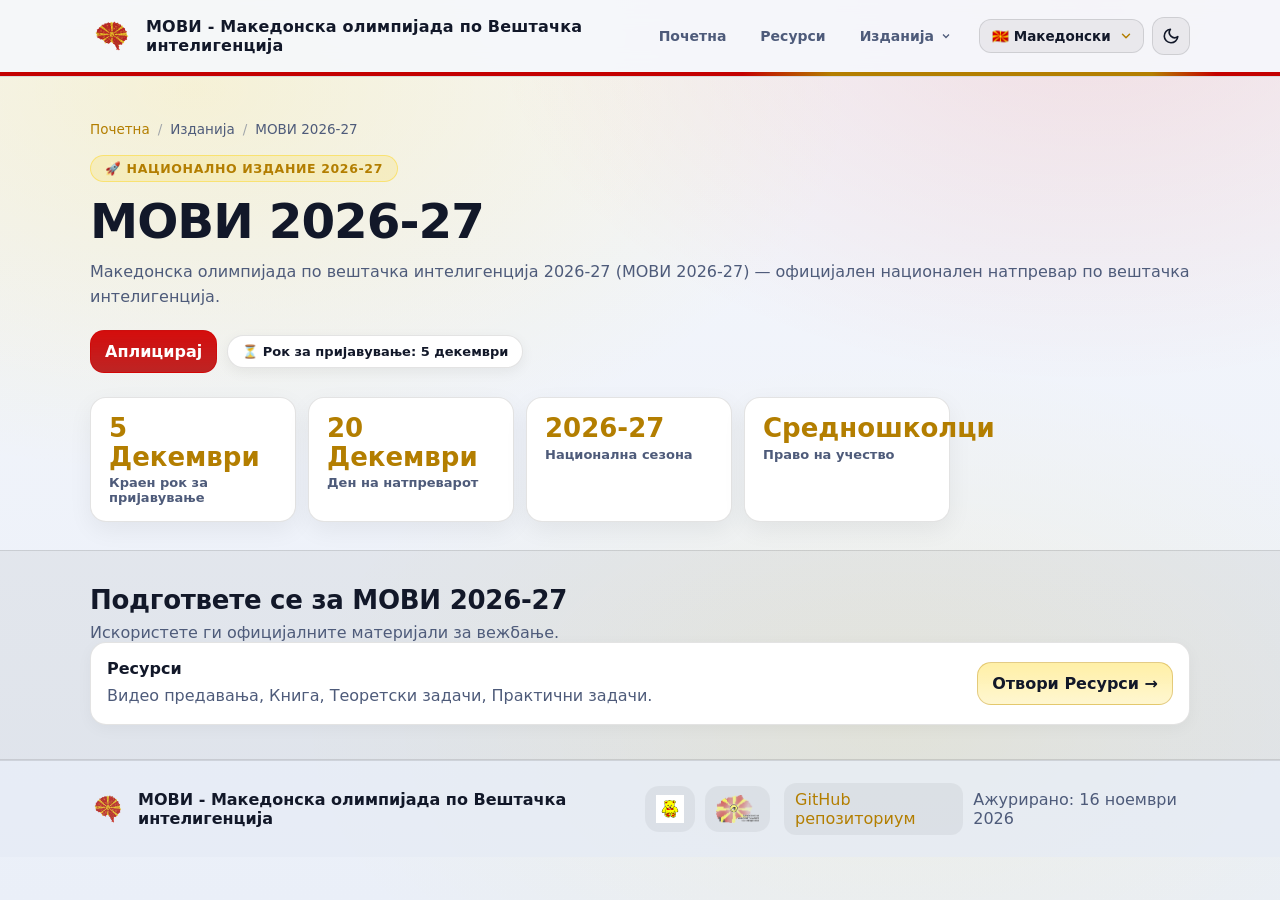
<file: moai2027.html>
<!doctype html>
<html lang="mk" data-theme="light">
<head>
  <meta charset="utf-8" />
  <meta name="viewport" content="width=device-width, initial-scale=1" />
  <meta name="theme-color" content="#d20000" />
  <title>МОВИ 2026-27 — Македонска олимпијада по Вештачка интелигенција</title>
  <meta name="description" content="МОВИ 2026-27 — Претстојно национално издание на Македонската олимпијада по Вештачка интелигенција." />

  <script>
    (function(){
      try {
        var t = localStorage.getItem('iaio_theme');
        if (t === 'dark') {
          document.documentElement.setAttribute('data-theme', 'dark');
        } else {
          document.documentElement.setAttribute('data-theme', 'light');
        }
      } catch(e){}
    })();
  </script>

  <link rel="icon" href="assets/img/logo.png" type="image/svg+xml" />
  <link rel="stylesheet" href="assets/css/styles.css" />
</head>
<body>
  <a class="skip" href="#main" data-i18n="skip_to_content">Прескокни до содржина</a>
  <header class="site-header" role="banner">
    <div class="container header-inner">
      <a href="index.html" class="brand" style="text-decoration: none;">
        <img class="brand-mark" src="assets/img/logo.png" alt="Macedonian Olympiad of Artificial Intelligence logo" width="44" height="44" />
        <div class="brand-text">
          <div class="brand-title" data-i18n="brand_title">МОВИ - Македонска олимпијада по Вештачка интелигенција</div>
        </div>
      </a>

      <div class="header-right-group">
        <nav class="nav" aria-label="Primary">
          <a href="index.html" data-i18n="nav_home">Почетна</a>
          
          <a href="resources.html" data-i18n="nav_resources">Ресурси</a>

          <div class="nav-dropdown">
            <button class="nav-dropdown-btn" data-i18n-html="nav_editions">
              Изданија
              <svg class="dropdown-chevron" viewBox="0 0 24 24"><polyline points="6 9 12 15 18 9"></polyline></svg>
            </button>
            <div class="nav-dropdown-menu">
              <a href="moai2027.html" class="nav-dropdown-item active">
                <span data-i18n="nav_edition_2027">МОВИ 2026-27</span>
                <span class="nav-dropdown-badge" data-i18n="nav_badge_skopje">Скопје</span>
              </a>
              <a href="mkiaio.html" class="nav-dropdown-item">
                <span data-i18n="nav_edition_2026">МОВИ 2025-26</span>
                <span class="nav-dropdown-badge" data-i18n="nav_badge_skopje">Скопје</span>
              </a>

              <div class="nav-dropdown-divider"></div>

              <div class="nav-dropdown-sub">
                <div class="nav-dropdown-sub-btn">
                  <span data-i18n="nav_international">Меѓународни</span>
                  <svg class="sub-chevron" viewBox="0 0 24 24"><polyline points="9 18 15 12 9 6"></polyline></svg>
                </div>
                <div class="nav-dropdown-sub-menu">
                  <a href="iaio2026.html" class="nav-dropdown-item">
                    <span>IAIO 2026</span>
                    <span class="nav-dropdown-badge badge-intl">Љубљана</span>
                  </a>
                  <a href="euroai2026.html" class="nav-dropdown-item">
                    <span>EUROAI 2026</span>
                    <span class="nav-dropdown-badge badge-intl">Клуж</span>
                  </a>
                  <div class="nav-dropdown-divider"></div>
                  <a href="previous-editions.html" class="nav-dropdown-item">
                    <span data-i18n="nav_prev_editions">Претходни изданија</span>
                    <span class="nav-dropdown-badge badge-prev">Архива</span>
                  </a>
                </div>
              </div>
            </div>
          </div>
        </nav>

        <div class="header-controls">
          <div class="lang-selector-wrap">
            <select id="lang-select" class="lang-select" aria-label="Избор на јазик / Select language">
              <option value="mk" selected>🇲🇰 Македонски</option>
              <option value="en">🇬🇧 English</option>
            </select>
          </div>

          <button id="theme-toggle" class="theme-toggle-btn" aria-label="Промени тема" title="Промени тема / Toggle theme">
            <svg class="theme-toggle-icon icon-moon" viewBox="0 0 24 24">
              <path d="M21 12.79A9 9 0 1 1 11.21 3 7 7 0 0 0 21 12.79z"></path>
            </svg>
            <svg class="theme-toggle-icon icon-sun" viewBox="0 0 24 24">
              <circle cx="12" cy="12" r="5"></circle>
              <line x1="12" y1="1" x2="12" y2="3"></line>
              <line x1="12" y1="21" x2="12" y2="23"></line>
              <line x1="4.22" y1="4.22" x2="5.64" y2="5.64"></line>
              <line x1="18.36" y1="18.36" x2="19.78" y2="19.78"></line>
              <line x1="1" y1="12" x2="3" y2="12"></line>
              <line x1="21" y1="12" x2="23" y2="12"></line>
              <line x1="4.22" y1="19.78" x2="5.64" y2="18.36"></line>
              <line x1="18.36" y1="5.64" x2="19.78" y2="4.22"></line>
            </svg>
          </button>
        </div>
      </div>
    </div>
    <div class="flag-stripe" aria-hidden="true"></div>
  </header>

  <main id="main">
    <!-- Hero / Intro for 2027 Edition -->
    <section class="edition-hero">
      <div class="container">
        <nav class="breadcrumbs" aria-label="Breadcrumb">
          <a href="index.html" data-i18n="breadcrumb_home">Почетна</a>
          <span class="breadcrumb-separator">/</span>
          <span data-i18n="breadcrumb_editions">Изданија</span>
          <span class="breadcrumb-separator">/</span>
          <span class="muted" data-i18n="breadcrumb_current">МОВИ 2026-27</span>
        </nav>

        <div class="edition-badge" data-i18n="edition_badge_text">🚀 Национално издание 2026-27</div>
        <h1 data-i18n="edition_hero_title">МОВИ 2026-27</h1>
        <p class="lead" data-i18n-html="edition_hero_lead">
          Македонска олимпијада по вештачка интелигенција 2026-27 (МОВИ 2026-27) — официјален национален натпревар по вештачка интелигенција.
        </p>

        <div class="cta-row" style="margin: 20px 0 24px;">
          <div class="apply-group">
            <a class="btn btn-apply" href="https://forms.gle/yszPPeoZ1xobtJUf7" target="_blank" rel="noreferrer"
              data-i18n="btn_apply">Аплицирај</a>
            <span class="apply-deadline-tag" data-i18n="apply_deadline_tag">⏳ Рок за пријавување: 5 декември</span>
          </div>
        </div>

        <div class="edition-stats-grid" style="grid-template-columns: repeat(auto-fit, minmax(180px, 1fr)); max-width: 860px;">
          <div class="stat-card">
            <div class="stat-number" data-i18n="stat_deadline_val">5 Декември</div>
            <div class="stat-label" data-i18n="stat_deadline">Краен рок за пријавување</div>
          </div>
          <div class="stat-card">
            <div class="stat-number" data-i18n="stat_date_val">20 Декември</div>
            <div class="stat-label" data-i18n="stat_date">Ден на натпреварот</div>
          </div>
          <div class="stat-card">
            <div class="stat-number">2026-27</div>
            <div class="stat-label" data-i18n="stat_season">Национална сезона</div>
          </div>
          <div class="stat-card">
            <div class="stat-number" data-i18n="stat_students_val">Средношколци</div>
            <div class="stat-label" data-i18n="stat_students">Право на учество</div>
          </div>
        </div>
      </div>
    </section>

    <!-- Preparation Resources -->
    <section id="resources-promo" class="section alt" aria-label="Preparation Resources">
      <div class="container">
        <div class="section-head">
          <h2 data-i18n="prep_title">Подгответе се за МОВИ 2026-27</h2>
          <p class="muted" data-i18n="prep_subtitle">Искористете ги официјалните материјали за вежбање.</p>
        </div>

        <div class="resource" style="margin-top: 0;">
          <div class="resource-left">
            <div class="resource-title" data-i18n="prep_guide_title">Ресурси</div>
            <div class="resource-text" data-i18n="prep_guide_text">Видео предавања, Книга, Теоретски задачи, Практични задачи.</div>
          </div>
          <div class="resource-right">
            <a class="btn" href="resources.html" data-i18n="prep_guide_btn">Отвори Ресурси &rarr;</a>
          </div>
        </div>
      </div>
    </section>
  </main>

  <footer class="footer">
    <div class="container footer-inner">
      <div class="footer-left">
        <img class="footer-mark" src="assets/img/logo.png" alt="" width="36" height="36" />
        <div>
          <div class="footer-title" data-i18n="brand_title">МОВИ - Македонска олимпијада по Вештачка интелигенција</div>
        </div>
      </div>
      <div class="footer-logos" aria-label="Partners">
        <a class="footer-logo" href="https://mendo.mk/Welcome.do" target="_blank" rel="noreferrer">
          <img src="assets/img/mendo.png" alt="MENDO" loading="lazy" decoding="async" />
        </a>
        <a class="footer-logo" href="https://cs.org.mk/" target="_blank" rel="noreferrer">
          <img src="assets/img/zim.png" alt="ZIM" loading="lazy" decoding="async" />
        </a>
      </div>
      <div class="footer-right">
        <a class="footer-link" href="https://github.com/dimitarmileski/MIG-AI-O" target="_blank" rel="noreferrer" data-i18n="footer_github">GitHub репозиториум</a>
        <span class="muted" data-i18n="footer_updated">Ажурирано: 16 ноември 2026</span>
      </div>
    </div>
  </footer>

  <button id="back-to-top" class="back-to-top" aria-label="Врати се на врв" title="Врати се на врв">
    <svg viewBox="0 0 24 24" width="20" height="20" fill="none" stroke="currentColor" stroke-width="2.5" stroke-linecap="round" stroke-linejoin="round" aria-hidden="true">
      <polyline points="18 15 12 9 6 15"></polyline>
    </svg>
  </button>

  <script>
    (() => {
      const translations = {
        mk: {
          page_title: "МОВИ 2026-27 — Македонска олимпијада по Вештачка интелигенција",
          page_desc: "МОВИ 2026-27 — Претстојно национално издание на Македонската олимпијада по Вештачка интелигенција.",
          skip_to_content: "Прескокни до содржина",
          brand_title: "МОВИ - Македонска олимпијада по Вештачка интелигенција",
          nav_home: "Почетна",
          nav_editions: "Изданија <svg class=\"dropdown-chevron\" viewBox=\"0 0 24 24\"><polyline points=\"6 9 12 15 18 9\"></polyline></svg>",
          nav_edition_2027: "МОВИ 2026-27",
          nav_edition_2026: "МОВИ 2025-26",
          nav_badge_skopje: "Скопје",
          nav_international: "Меѓународни",
          nav_prev_editions: "Претходни изданија",
          nav_resources: "Ресурси",
          breadcrumb_home: "Почетна",
          breadcrumb_editions: "Изданија",
          breadcrumb_current: "МОВИ 2026-27",
          edition_badge_text: "🚀 Национално издание 2026-27",
          edition_hero_title: "МОВИ 2026-27",
          edition_hero_lead: "Македонска олимпијада по вештачка интелигенција 2026-27 (МОВИ 2026-27) — официјален национален натпревар по вештачка интелигенција.",
          stat_deadline_val: "5 Декември",
          stat_deadline: "Краен рок за пријавување",
          stat_season: "Национална сезона",
          stat_students_val: "Средношколци",
          stat_students: "Право на учество",
          stat_date_val: "20 Декември",
          stat_date: "Ден на натпреварот",
          btn_apply: "Аплицирај",
          apply_deadline_tag: "⏳ Рок за пријавување: 5 декември",
          prep_title: "Подгответе се за МОВИ 2026-27",
          prep_subtitle: "Искористете ги официјалните материјали за вежбање.",
          prep_guide_title: "Ресурси",
          prep_guide_text: "Видео предавања, Книга, Теоретски задачи, Практични задачи.",
          prep_guide_btn: "Отвори Ресурси →",
          footer_github: "GitHub репозиториум",
          footer_updated: "Ажурирано: 16 ноември 2026",
          back_to_top: "Врати се на врв"
        },
        en: {
          page_title: "MOAI 2026-27 — Macedonian Olympiad of Artificial Intelligence",
          page_desc: "MOAI 2026-27 — Upcoming Macedonian Olympiad of Artificial Intelligence.",
          skip_to_content: "Skip to content",
          brand_title: "MOAI - Macedonian Olympiad of Artificial Intelligence",
          nav_home: "Home",
          nav_editions: "Editions <svg class=\"dropdown-chevron\" viewBox=\"0 0 24 24\"><polyline points=\"6 9 12 15 18 9\"></polyline></svg>",
          nav_edition_2027: "MOAI 2026-27",
          nav_edition_2026: "MOAI 2025-26",
          nav_badge_skopje: "Skopje",
          nav_international: "International",
          nav_prev_editions: "Previous Editions",
          nav_resources: "Resources",
          breadcrumb_home: "Home",
          breadcrumb_editions: "Editions",
          breadcrumb_current: "MOAI 2026-27",
          edition_badge_text: "🚀 National Edition 2026-27",
          edition_hero_title: "MOAI 2026-27",
          edition_hero_lead: "Macedonian Olympiad of Artificial Intelligence 2026-27 (MOAI 2026-27) — official national competition in artificial intelligence.",
          stat_deadline_val: "5 December",
          stat_deadline: "Application Deadline",
          stat_season: "National Season",
          stat_students_val: "High School",
          stat_students: "Eligibility",
          stat_date_val: "20 December",
          stat_date: "Competition Day",
          btn_apply: "Apply",
          apply_deadline_tag: "⏳ Application deadline: 5 December",
          prep_title: "Prepare for MOAI 2026-27",
          prep_subtitle: "Get started with official practice resources.",
          prep_guide_title: "Resources",
          prep_guide_text: "Video Lectures, Book, Theoretical exercises, Practical exercises.",
          prep_guide_btn: "Open Resources →",
          footer_github: "GitHub repo",
          footer_updated: "Updated: 16 November 2026",
          back_to_top: "Back to top"
        }
      };

      const langSelect = document.getElementById('lang-select');
      const backToTopBtn = document.getElementById('back-to-top');

      function setLanguage(lang) {
        const dict = translations[lang] || translations.mk;
        document.documentElement.lang = lang;

        if (dict.page_title) document.title = dict.page_title;
        const metaDesc = document.querySelector('meta[name="description"]');
        if (metaDesc && dict.page_desc) metaDesc.setAttribute('content', dict.page_desc);

        if (backToTopBtn && dict.back_to_top) {
          backToTopBtn.setAttribute('title', dict.back_to_top);
          backToTopBtn.setAttribute('aria-label', dict.back_to_top);
        }

        // Update elements with textContent
        document.querySelectorAll('[data-i18n]').forEach((el) => {
          const key = el.getAttribute('data-i18n');
          if (dict[key] !== undefined) {
            el.textContent = dict[key];
          }
        });

        // Update elements with HTML content
        document.querySelectorAll('[data-i18n-html]').forEach((el) => {
          const key = el.getAttribute('data-i18n-html');
          if (dict[key] !== undefined) {
            el.innerHTML = dict[key];
          }
        });

        if (langSelect && langSelect.value !== lang) {
          langSelect.value = lang;
        }

        try {
          localStorage.setItem('iaio_preferred_lang', lang);
        } catch (e) {}
      }

      // Initialize language
      let initialLang = 'mk';
      try {
        const urlParams = new URLSearchParams(window.location.search);
        const langParam = urlParams.get('lang');
        const storedLang = localStorage.getItem('iaio_preferred_lang');
        if (langParam && (langParam === 'mk' || langParam === 'en')) {
          initialLang = langParam;
        } else if (storedLang && (storedLang === 'mk' || storedLang === 'en')) {
          initialLang = storedLang;
        }
      } catch (e) {}

      if (langSelect) {
        langSelect.addEventListener('change', (e) => {
          setLanguage(e.target.value);
        });
      }

      setLanguage(initialLang);

      // Theme toggle functionality
      const themeToggle = document.getElementById('theme-toggle');

      function setTheme(theme) {
        document.documentElement.setAttribute('data-theme', theme);
        try {
          localStorage.setItem('iaio_theme', theme);
        } catch (e) {}
      }

      let initialTheme = 'light';
      try {
        const storedTheme = localStorage.getItem('iaio_theme');
        if (storedTheme === 'dark' || storedTheme === 'light') {
          initialTheme = storedTheme;
        }
      } catch (e) {}

      setTheme(initialTheme);

      if (themeToggle) {
        themeToggle.addEventListener('click', () => {
          const currentTheme = document.documentElement.getAttribute('data-theme') || 'light';
          const newTheme = currentTheme === 'dark' ? 'light' : 'dark';
          setTheme(newTheme);
        });
      }

      // Back to top button
      if (backToTopBtn) {
        window.addEventListener('scroll', () => {
          if (window.scrollY > 300) {
            backToTopBtn.classList.add('is-visible');
          } else {
            backToTopBtn.classList.remove('is-visible');
          }
        }, { passive: true });

        backToTopBtn.addEventListener('click', () => {
          window.scrollTo({ top: 0, behavior: 'smooth' });
        });
      }
    })();
  </script>
</body>
</html>
</file>
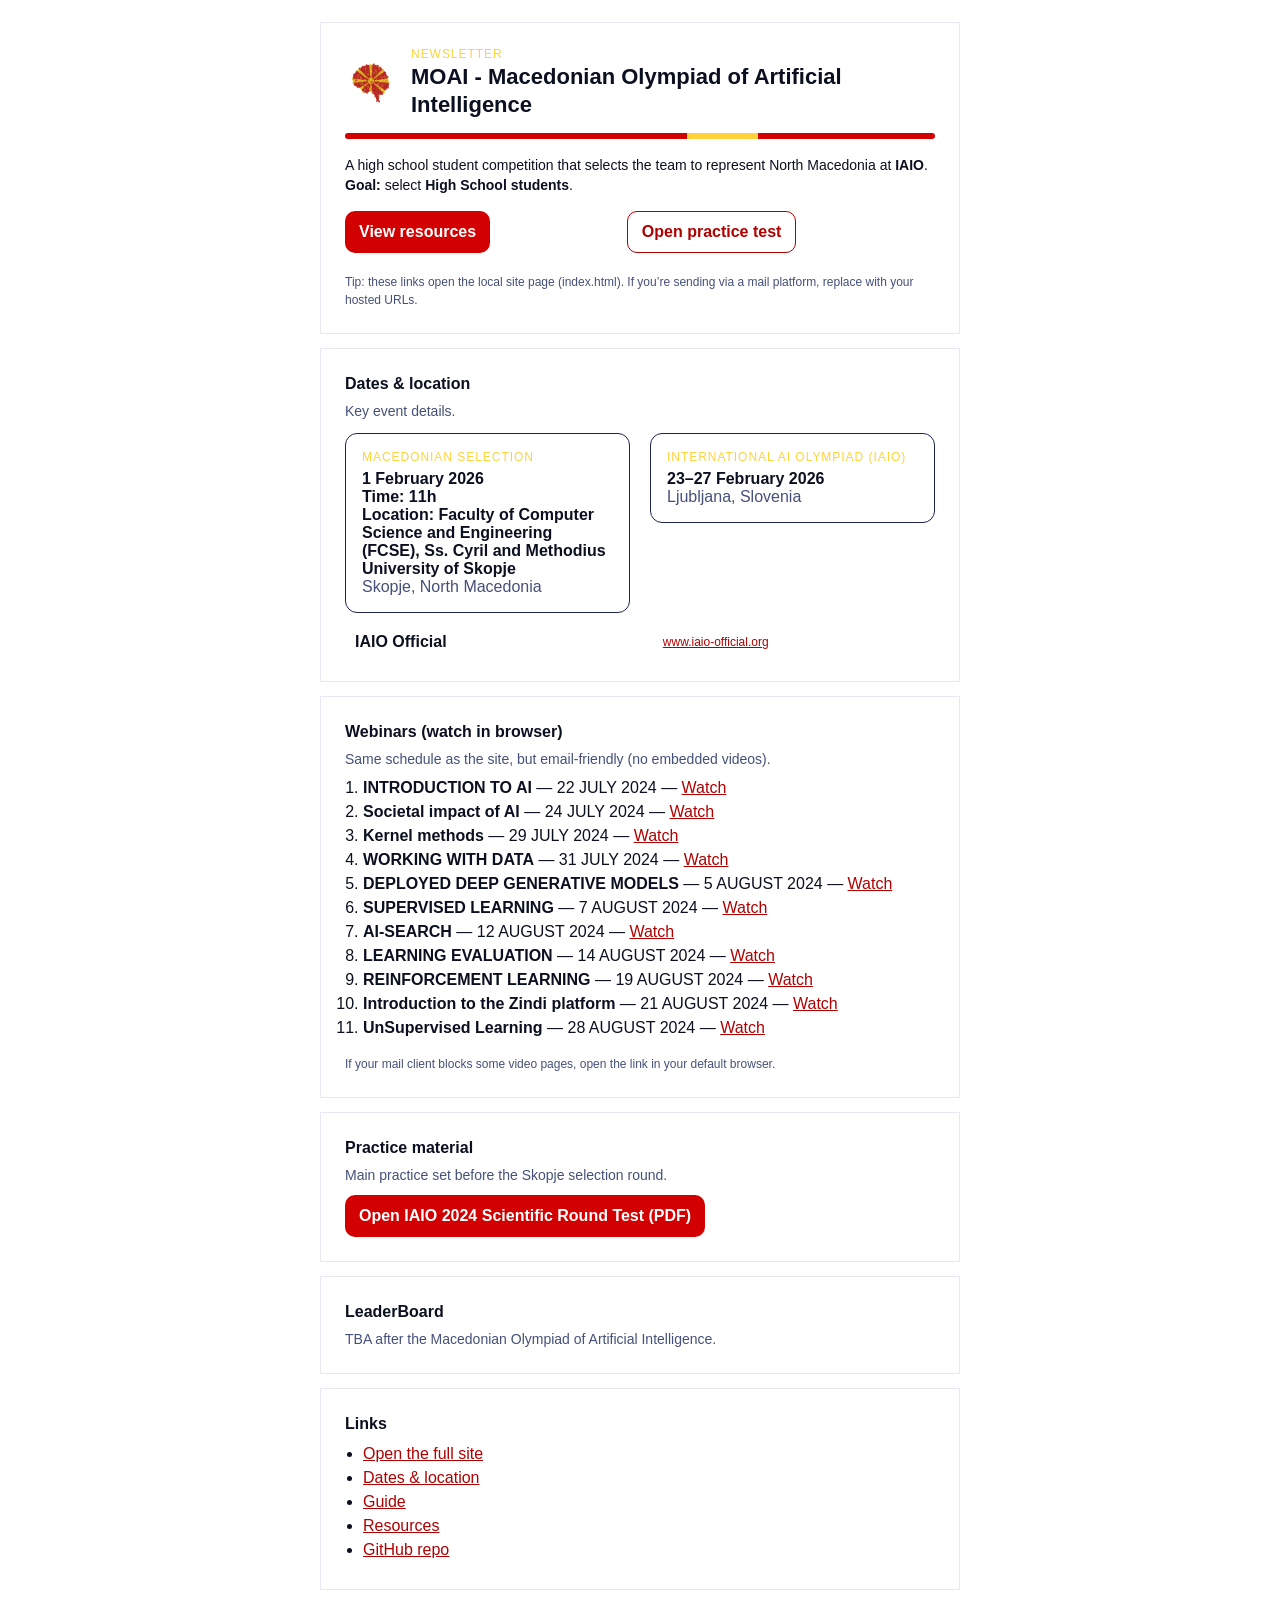
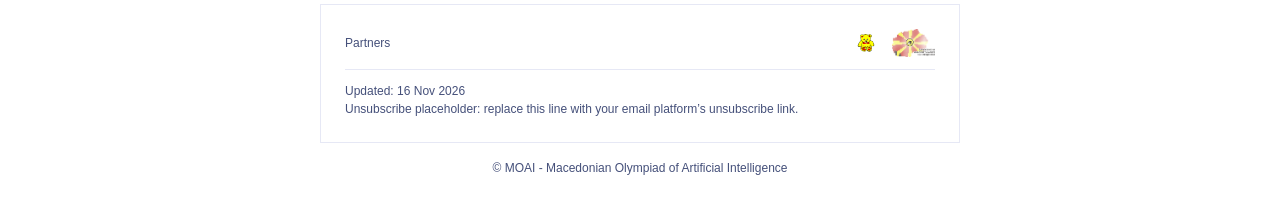
<file: newsletter.html>
<!doctype html>
<html lang="en">
<head>
  <meta charset="utf-8" />
  <meta name="viewport" content="width=device-width, initial-scale=1" />
  <meta name="x-apple-disable-message-reformatting" content="" />
  <meta name="format-detection" content="telephone=no,address=no,email=no,date=no,url=no" />
  <title>MOAI - Macedonian Olympiad of Artificial Intelligence — Newsletter</title>
  <style>
    /* Email-friendly styles (kept simple on purpose) */
    :root { color-scheme: dark; supported-color-schemes: dark; }
    body { margin: 0; padding: 0; background: #070912; color: #e9ecff; font-family: Arial, Helvetica, sans-serif; }
    table { border-collapse: collapse; }
    img { border: 0; outline: none; text-decoration: none; display: block; }
    a { color: #ffd23c; }
    .wrap { width: 100%; background: #070912; }
    .container { width: 100%; max-width: 640px; margin: 0 auto; }
    .card { background: #0b1020; border: 1px solid #1b2550; border-radius: 14px; }
    .p-24 { padding: 24px; }
    .p-16 { padding: 16px; }
    .muted { color: #b9c0e6; }
    .title { font-size: 22px; line-height: 28px; margin: 0; }
    .h2 { font-size: 16px; line-height: 22px; margin: 0; }
    .lead { font-size: 14px; line-height: 20px; margin: 8px 0 0; }
    .kicker { font-size: 12px; letter-spacing: 0.08em; text-transform: uppercase; color: #ffd23c; }

    .btn { display: inline-block; background: #d20000; color: #ffffff !important; text-decoration: none; padding: 12px 14px; border-radius: 10px; font-weight: 700; }
    .btn-ghost { display: inline-block; border: 1px solid #ffd23c; color: #ffd23c !important; text-decoration: none; padding: 11px 14px; border-radius: 10px; font-weight: 700; }

    .hr { height: 1px; background: #1b2550; line-height: 1px; font-size: 1px; }

    .flag { height: 6px; background: linear-gradient(90deg, #d20000 0%, #d20000 58%, #ffd23c 58%, #ffd23c 70%, #d20000 70%, #d20000 100%); border-radius: 999px; }

    .two-col { width: 100%; }
    .col { vertical-align: top; }

    .pill { display: inline-block; background: #ffffff; color: #0b1020; font-weight: 700; padding: 6px 10px; border-radius: 999px; }

    .list { margin: 10px 0 0; padding: 0 0 0 18px; }
    .list li { margin: 6px 0; }

    .small { font-size: 12px; line-height: 18px; }

    .back-to-top {
      position: fixed;
      bottom: 28px;
      right: 28px;
      width: 46px;
      height: 46px;
      border-radius: 50%;
      background: #0b1020;
      border: 1px solid #1b2550;
      color: #e9ecff;
      display: flex;
      align-items: center;
      justify-content: center;
      cursor: pointer;
      box-shadow: 0 10px 28px rgba(0, 0, 0, 0.25);
      opacity: 0;
      visibility: hidden;
      transform: translateY(16px) scale(0.9);
      transition: opacity 0.3s cubic-bezier(0.16, 1, 0.3, 1),
                  transform 0.3s cubic-bezier(0.16, 1, 0.3, 1),
                  visibility 0.3s cubic-bezier(0.16, 1, 0.3, 1),
                  background 0.2s ease,
                  border-color 0.2s ease,
                  color 0.2s ease;
      z-index: 99;
    }
    .back-to-top.is-visible {
      opacity: 1;
      visibility: visible;
      transform: translateY(0) scale(1);
    }
    .back-to-top:hover {
      transform: translateY(-4px) scale(1.05);
      border-color: #d20000;
      color: #ffd23c;
      background: #10162f;
      box-shadow: 0 14px 34px rgba(210, 0, 0, 0.3);
    }
    .back-to-top svg {
      width: 20px;
      height: 20px;
      transition: transform 0.2s ease;
    }
    .back-to-top:hover svg {
      transform: translateY(-2px);
    }
    @media (max-width: 768px) {
      .back-to-top {
        bottom: 20px;
        right: 20px;
        width: 42px;
        height: 42px;
      }
    }

    @media (prefers-color-scheme: light) {
      body { background: #ffffff; color: #0b1020; }
      .wrap { background: #ffffff; }
      .card { background: #ffffff; border-color: #e6e8f5; }
      .muted { color: #45507a; }
      .hr { background: #e6e8f5; }
      a { color: #b00000; }
      .btn-ghost { border-color: #b00000; color: #b00000 !important; }
      .back-to-top { background: #ffffff; border-color: #e6e8f5; color: #0b1020; box-shadow: 0 10px 28px rgba(0, 0, 0, 0.1); }
      .back-to-top:hover { background: #f4f5fc; border-color: #d20000; color: #d20000; }
    }
  </style>
</head>
<body>
  <!-- Preheader (hidden in most clients) -->
  <div style="display:none;max-height:0;overflow:hidden;opacity:0;color:transparent;">
    Key dates (Skopje + Ljubljana), webinar links, and practice materials for the Macedonian Olympiad of Artificial Intelligence.
  </div>

  <table role="presentation" class="wrap" width="100%" cellpadding="0" cellspacing="0">
    <tr>
      <td align="center" style="padding: 22px 12px;">

        <table role="presentation" class="container" width="100%" cellpadding="0" cellspacing="0">
          <tr>
            <td>
              <table role="presentation" width="100%" cellpadding="0" cellspacing="0" class="card">
                <tr>
                  <td class="p-24">
                    <table role="presentation" width="100%" cellpadding="0" cellspacing="0">
                      <tr>
                        <td valign="middle" style="width: 52px; padding-right: 14px;">
                          <img src="assets/img/logo.png" width="52" height="52" alt="Macedonian Olympiad of Artificial Intelligence logo" style="border-radius: 12px;" />
                        </td>
                        <td valign="middle">
                          <div class="kicker">Newsletter</div>
                          <h1 class="title" style="margin: 2px 0 0;">MOAI - Macedonian Olympiad of Artificial Intelligence</h1>
                        </td>
                      </tr>
                    </table>

                    <div style="height: 14px;"></div>
                    <div class="flag" aria-hidden="true"></div>

                    <div style="height: 16px;"></div>

                    <p class="lead" style="margin: 0;">
                      A high school student competition that selects the team to represent North Macedonia at <strong>IAIO</strong>.
                      <br />
                      <strong>Goal:</strong> select <strong>High School students</strong>.
                    </p>

                    <div style="height: 16px;"></div>

                    <table role="presentation" width="100%" cellpadding="0" cellspacing="0">
                      <tr>
                        <td align="left" style="padding-right: 10px; padding-bottom: 10px;">
                          <a class="btn" href="resources.html">View resources</a>
                        </td>
                        <td align="left" style="padding-bottom: 10px;">
                          <a class="btn-ghost" href="resources.html#resources">Open practice test</a>
                        </td>
                      </tr>
                    </table>

                    <div style="height: 10px;"></div>
                    <p class="small muted" style="margin: 0;">Tip: these links open the local site page (index.html). If you’re sending via a mail platform, replace with your hosted URLs.</p>
                  </td>
                </tr>
              </table>

              <div style="height: 14px;"></div>

              <table role="presentation" width="100%" cellpadding="0" cellspacing="0" class="card">
                <tr>
                  <td class="p-24">
                    <h2 class="h2">Dates & location</h2>
                    <p class="lead muted" style="margin: 6px 0 0;">Key event details.</p>

                    <div style="height: 12px;"></div>

                    <table role="presentation" width="100%" cellpadding="0" cellspacing="0" class="two-col">
                      <tr>
                        <td class="col" width="50%" style="padding-right: 10px;">
                          <div class="p-16" style="border: 1px solid #1b2550; border-radius: 12px;">
                            <div class="kicker">Macedonian selection</div>
                            <div style="height: 6px;"></div>
                            <div style="font-weight: 700;">1 February 2026 <br> Time: 11h <br> Location:  Faculty of Computer Science and Engineering (FCSE), Ss. Cyril and Methodius University of Skopje </div>
                            <div class="muted">Skopje, North Macedonia</div>
                          </div>
                        </td>
                        <td class="col" width="50%" style="padding-left: 10px;">
                          <div class="p-16" style="border: 1px solid #1b2550; border-radius: 12px;">
                            <div class="kicker">International AI Olympiad (IAIO)</div>
                            <div style="height: 6px;"></div>
                            <div style="font-weight: 700;">23–27 February 2026</div>
                            <div class="muted">Ljubljana, Slovenia</div>
                          </div>
                        </td>
                      </tr>
                    </table>

                    <div style="height: 14px;"></div>

                    <table role="presentation" width="100%" cellpadding="0" cellspacing="0">
                      <tr>
                        <td valign="middle" style="padding-right: 12px;">
                          <a href="https://www.iaio-official.org/" target="_blank" rel="noreferrer" style="text-decoration:none;">
                            <span class="pill">IAIO Official</span>
                          </a>
                        </td>
                        <td valign="middle" class="muted small">
                          <a href="https://www.iaio-official.org/" target="_blank" rel="noreferrer">www.iaio-official.org</a>
                        </td>
                      </tr>
                    </table>
                  </td>
                </tr>
              </table>

              <div style="height: 14px;"></div>

              <table role="presentation" width="100%" cellpadding="0" cellspacing="0" class="card">
                <tr>
                  <td class="p-24">
                    <h2 class="h2">Webinars (watch in browser)</h2>
                    <p class="lead muted" style="margin: 6px 0 0;">Same schedule as the site, but email-friendly (no embedded videos).</p>

                    <ol class="list">
                      <li><strong>INTRODUCTION TO AI</strong> — 22 JULY 2024 — <a href="https://videolectures.net/embed/videos/AI_Olympiad_2024_habib_introduction_ai?part=1" target="_blank" rel="noreferrer">Watch</a></li>
                      <li><strong>Societal impact of AI</strong> — 24 JULY 2024 — <a href="https://videolectures.net/embed/videos/AI_Olympiad_2024_hoque_impact_of_ai?part=1" target="_blank" rel="noreferrer">Watch</a></li>
                      <li><strong>Kernel methods</strong> — 29 JULY 2024 — <a href="https://videolectures.net/embed/videos/AI_Olympiad_2024_shawe_taylor_kernel?part=1" target="_blank" rel="noreferrer">Watch</a></li>
                      <li><strong>WORKING WITH DATA</strong> — 31 JULY 2024 — <a href="https://videolectures.net/embed/videos/AI_Olympiad_2024_alotaibi_data?part=1" target="_blank" rel="noreferrer">Watch</a></li>
                      <li><strong>DEPLOYED DEEP GENERATIVE MODELS</strong> — 5 AUGUST 2024 — <a href="https://videolectures.net/embed/videos/AI_Olympiad_2024_alotaibi_deployed_models?part=1" target="_blank" rel="noreferrer">Watch</a></li>
                      <li><strong>SUPERVISED LEARNING</strong> — 7 AUGUST 2024 — <a href="https://videolectures.net/embed/videos/AI_Olympiad_2024_nouf_supervised_learning?part=1" target="_blank" rel="noreferrer">Watch</a></li>
                      <li><strong>AI-SEARCH</strong> — 12 AUGUST 2024 — <a href="https://videolectures.net/embed/videos/AI_Olympiad_2024_alhijailan_ai_search?part=1" target="_blank" rel="noreferrer">Watch</a></li>
                      <li><strong>LEARNING EVALUATION</strong> — 14 AUGUST 2024 — <a href="https://videolectures.net/embed/videos/AI_Olympiad_2024_alhijailan_learning_evaluation?part=1" target="_blank" rel="noreferrer">Watch</a></li>
                      <li><strong>REINFORCEMENT LEARNING</strong> — 19 AUGUST 2024 — <a href="https://videolectures.net/embed/videos/AI_Olympiad_2024_degu_reinforcemen_learning?part=1" target="_blank" rel="noreferrer">Watch</a></li>
                      <li><strong>Introduction to the Zindi platform</strong> — 21 AUGUST 2024 — <a href="https://videolectures.net/embed/videos/AI_Olympiad_2024_kennedy_kolesh_zindi?part=1" target="_blank" rel="noreferrer">Watch</a></li>
                      <li><strong>UnSupervised Learning</strong> — 28 AUGUST 2024 — <a href="https://videolectures.net/embed/videos/AI_Olympiad_2024_kennedy_kolesh_zindi?part=1" target="_blank" rel="noreferrer">Watch</a></li>
                    </ol>

                    <div style="height: 12px;"></div>
                    <p class="small muted" style="margin: 0;">If your mail client blocks some video pages, open the link in your default browser.</p>
                  </td>
                </tr>
              </table>

              <div style="height: 14px;"></div>

              <table role="presentation" width="100%" cellpadding="0" cellspacing="0" class="card">
                <tr>
                  <td class="p-24">
                    <h2 class="h2">Practice material</h2>
                    <p class="lead muted" style="margin: 6px 0 0;">Main practice set before the Skopje selection round.</p>

                    <div style="height: 10px;"></div>
                    <a class="btn" href="https://www.iaio-official.org/wp-content/uploads/2025/11/IAIO2024_scientific_round_test.pdf" target="_blank" rel="noreferrer">Open IAIO 2024 Scientific Round Test (PDF)</a>
                  </td>
                </tr>
              </table>

              <div style="height: 14px;"></div>

              <table role="presentation" width="100%" cellpadding="0" cellspacing="0" class="card">
                <tr>
                  <td class="p-24">
                    <h2 class="h2">LeaderBoard</h2>
                    <p class="lead muted" style="margin: 6px 0 0;">TBA after the Macedonian Olympiad of Artificial Intelligence.</p>
                  </td>
                </tr>
              </table>

              <div style="height: 14px;"></div>

              <table role="presentation" width="100%" cellpadding="0" cellspacing="0" class="card">
                <tr>
                  <td class="p-24">
                    <h2 class="h2">Links</h2>
                    <ul class="list" style="margin-top: 10px;">
                      <li><a href="index.html">Open the full site</a></li>
                      <li><a href="index.html#dates">Dates & location</a></li>
                      <li><a href="index.html#guide">Guide</a></li>
                      <li><a href="index.html#resources">Resources</a></li>
                      <li><a href="https://github.com/dimitarmileski/MIG-AI-O" target="_blank" rel="noreferrer">GitHub repo</a></li>
                    </ul>
                  </td>
                </tr>
              </table>

              <div style="height: 14px;"></div>

              <table role="presentation" width="100%" cellpadding="0" cellspacing="0" class="card">
                <tr>
                  <td class="p-24">
                    <table role="presentation" width="100%" cellpadding="0" cellspacing="0">
                      <tr>
                        <td valign="middle" style="padding-right: 14px;">
                          <div class="muted small">Partners</div>
                        </td>
                        <td valign="middle" align="right">
                          <table role="presentation" cellpadding="0" cellspacing="0">
                            <tr>
                              <td style="padding-left: 10px;">
                                <a href="https://mendo.mk/Welcome.do" target="_blank" rel="noreferrer">
                                  <img src="assets/img/mendo.png" alt="MENDO" width="86" height="28" style="height:28px;width:auto;" />
                                </a>
                              </td>
                              <td style="padding-left: 12px;">
                                <a href="https://cs.org.mk/" target="_blank" rel="noreferrer">
                                  <img src="assets/img/zim.png" alt="ZIM" width="86" height="28" style="height:28px;width:auto;" />
                                </a>
                              </td>
                            </tr>
                          </table>
                        </td>
                      </tr>
                    </table>

                    <div style="height: 12px;"></div>
                    <div class="hr"></div>
                    <div style="height: 12px;"></div>

                    <p class="small muted" style="margin: 0;">
                      Updated: 16 Nov 2026<br />
                      <span class="muted">Unsubscribe placeholder:</span> replace this line with your email platform’s unsubscribe link.
                    </p>
                  </td>
                </tr>
              </table>

              <div style="height: 16px;"></div>
              <p class="small muted" style="margin: 0; text-align: center;">© MOAI - Macedonian Olympiad of Artificial Intelligence</p>

            </td>
          </tr>
        </table>

      </td>
    </tr>
  </table>

  <button id="back-to-top" class="back-to-top" aria-label="Back to top" title="Back to top">
    <svg viewBox="0 0 24 24" width="20" height="20" fill="none" stroke="currentColor" stroke-width="2.5" stroke-linecap="round" stroke-linejoin="round" aria-hidden="true">
      <polyline points="18 15 12 9 6 15"></polyline>
    </svg>
  </button>

  <script>
    (() => {
      const backToTopBtn = document.getElementById('back-to-top');
      if (backToTopBtn) {
        window.addEventListener('scroll', () => {
          if (window.scrollY > 300) {
            backToTopBtn.classList.add('is-visible');
          } else {
            backToTopBtn.classList.remove('is-visible');
          }
        }, { passive: true });

        backToTopBtn.addEventListener('click', () => {
          window.scrollTo({ top: 0, behavior: 'smooth' });
        });
      }
    })();
  </script>
</body>
</html>
</file>
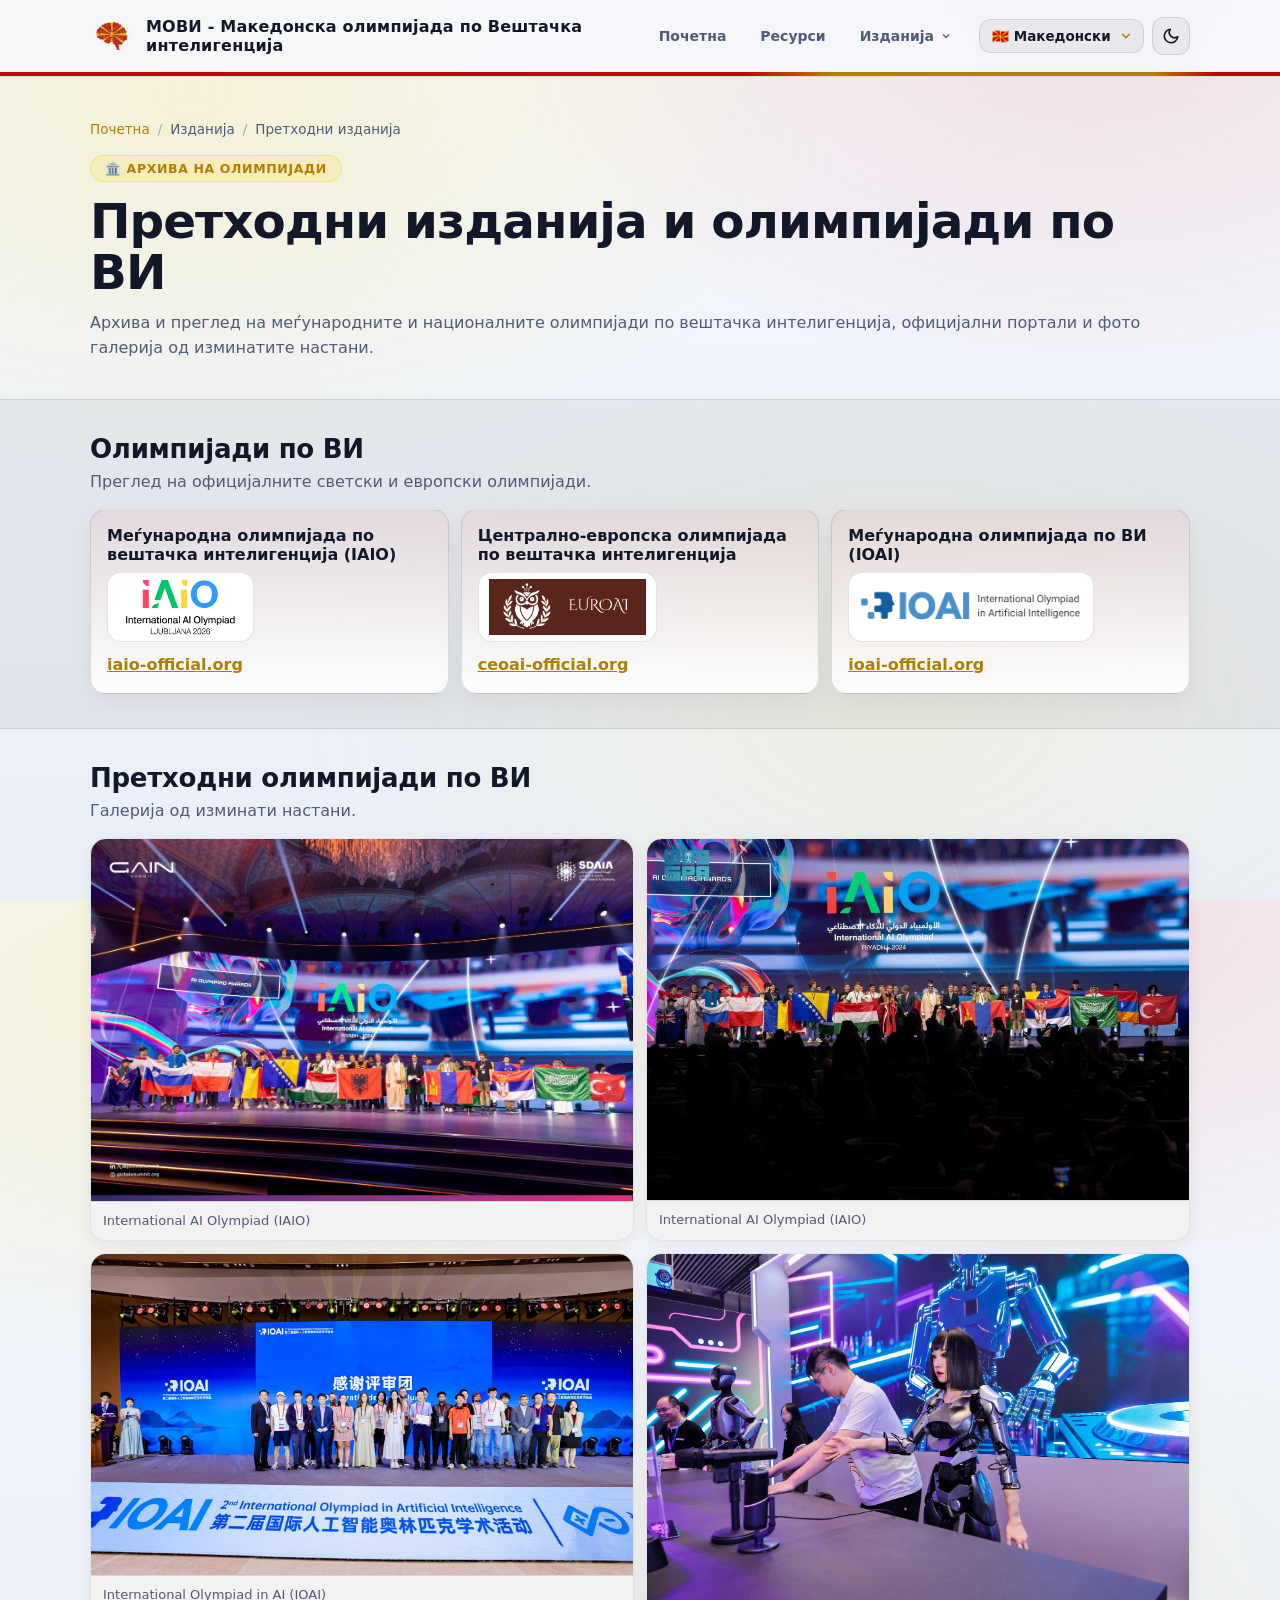
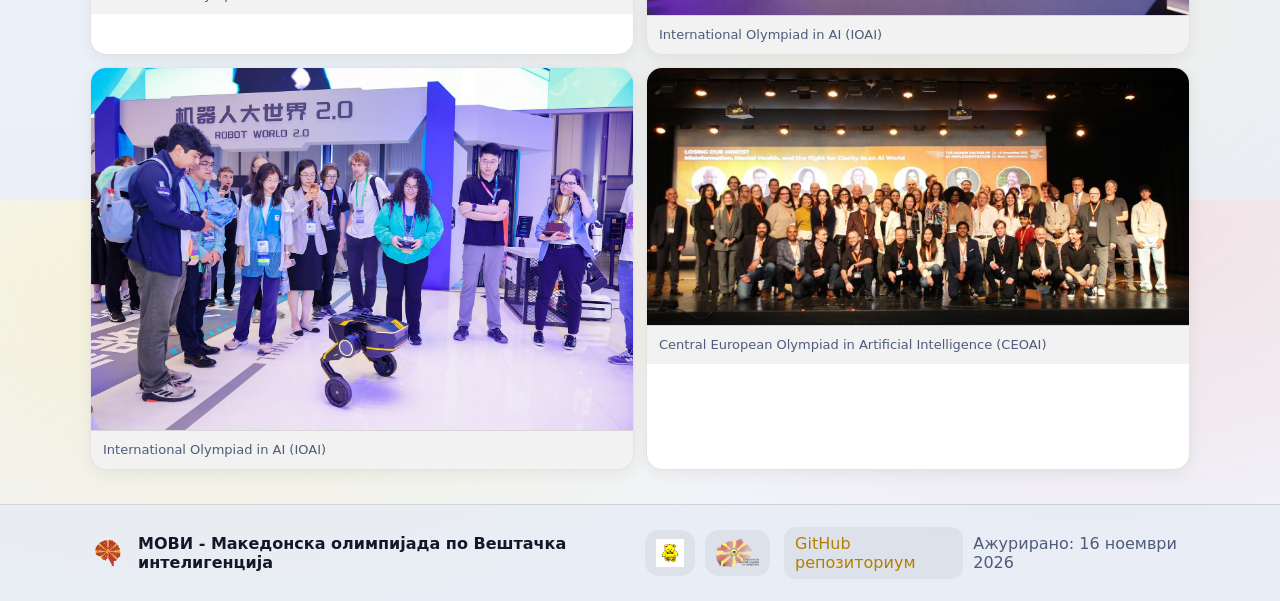
<file: previous-editions.html>
<!doctype html>
<html lang="mk" data-theme="light">
<head>
  <meta charset="utf-8" />
  <meta name="viewport" content="width=device-width, initial-scale=1" />
  <meta name="theme-color" content="#d20000" />
  <title>Претходни изданија — Олимпијади по вештачка интелигенција</title>
  <meta name="description" content="Преглед на претходните изданија на олимпијадите по вештачка интелигенција и фото галерија од настаните." />

  <script>
    (function(){
      try {
        var t = localStorage.getItem('iaio_theme');
        if (t === 'dark') {
          document.documentElement.setAttribute('data-theme', 'dark');
        } else {
          document.documentElement.setAttribute('data-theme', 'light');
        }
      } catch(e){}
    })();
  </script>

  <link rel="icon" href="assets/img/logo.png" type="image/svg+xml" />
  <link rel="stylesheet" href="assets/css/styles.css" />
</head>
<body>
  <a class="skip" href="#main" data-i18n="skip_to_content">Прескокни до содржина</a>
  <header class="site-header" role="banner">
    <div class="container header-inner">
      <a href="index.html" class="brand" style="text-decoration: none;">
        <img class="brand-mark" src="assets/img/logo.png" alt="Macedonian Olympiad of Artificial Intelligence logo" width="44" height="44" />
        <div class="brand-text">
          <div class="brand-title" data-i18n="brand_title">МОВИ - Македонска олимпијада по Вештачка интелигенција</div>
        </div>
      </a>

      <div class="header-right-group">
        <nav class="nav" aria-label="Primary">
          <a href="index.html" data-i18n="nav_home">Почетна</a>
          
          <a href="resources.html" data-i18n="nav_resources">Ресурси</a>

          <div class="nav-dropdown">
            <button class="nav-dropdown-btn" data-i18n-html="nav_editions">
              Изданија
              <svg class="dropdown-chevron" viewBox="0 0 24 24"><polyline points="6 9 12 15 18 9"></polyline></svg>
            </button>
            <div class="nav-dropdown-menu">
              <a href="moai2027.html" class="nav-dropdown-item">
                <span data-i18n="nav_edition_2027">МОВИ 2026-27</span>
                <span class="nav-dropdown-badge" data-i18n="nav_badge_skopje">Скопје</span>
              </a>
              <a href="mkiaio.html" class="nav-dropdown-item">
                <span data-i18n="nav_edition_2026">МОВИ 2025-26</span>
                <span class="nav-dropdown-badge" data-i18n="nav_badge_skopje">Скопје</span>
              </a>

              <div class="nav-dropdown-divider"></div>

              <div class="nav-dropdown-sub">
                <div class="nav-dropdown-sub-btn">
                  <span data-i18n="nav_international">Меѓународни</span>
                  <svg class="sub-chevron" viewBox="0 0 24 24"><polyline points="9 18 15 12 9 6"></polyline></svg>
                </div>
                <div class="nav-dropdown-sub-menu">
                  <a href="iaio2026.html" class="nav-dropdown-item">
                    <span>IAIO 2026</span>
                    <span class="nav-dropdown-badge badge-intl">Љубљана</span>
                  </a>
                  <a href="euroai2026.html" class="nav-dropdown-item">
                    <span>EUROAI 2026</span>
                    <span class="nav-dropdown-badge badge-intl">Клуж</span>
                  </a>
                  <div class="nav-dropdown-divider"></div>
                  <a href="previous-editions.html" class="nav-dropdown-item active">
                    <span data-i18n="nav_prev_editions">Претходни изданија</span>
                    <span class="nav-dropdown-badge badge-prev">Архива</span>
                  </a>
                </div>
              </div>
            </div>
          </div>
        </nav>

        <div class="header-controls">
          <div class="lang-selector-wrap">
            <select id="lang-select" class="lang-select" aria-label="Избор на јазик / Select language">
              <option value="mk" selected>🇲🇰 Македонски</option>
              <option value="en">🇬🇧 English</option>
            </select>
          </div>

          <button id="theme-toggle" class="theme-toggle-btn" aria-label="Промени тема" title="Промени тема / Toggle theme">
            <svg class="theme-toggle-icon icon-moon" viewBox="0 0 24 24">
              <path d="M21 12.79A9 9 0 1 1 11.21 3 7 7 0 0 0 21 12.79z"></path>
            </svg>
            <svg class="theme-toggle-icon icon-sun" viewBox="0 0 24 24">
              <circle cx="12" cy="12" r="5"></circle>
              <line x1="12" y1="1" x2="12" y2="3"></line>
              <line x1="12" y1="21" x2="12" y2="23"></line>
              <line x1="4.22" y1="4.22" x2="5.64" y2="5.64"></line>
              <line x1="18.36" y1="18.36" x2="19.78" y2="19.78"></line>
              <line x1="1" y1="12" x2="3" y2="12"></line>
              <line x1="21" y1="12" x2="23" y2="12"></line>
              <line x1="4.22" y1="19.78" x2="5.64" y2="18.36"></line>
              <line x1="18.36" y1="5.64" x2="19.78" y2="4.22"></line>
            </svg>
          </button>
        </div>
      </div>
    </div>
    <div class="flag-stripe" aria-hidden="true"></div>
  </header>

  <main id="main">
    <section class="edition-hero">
      <div class="container">
        <nav class="breadcrumbs" aria-label="Breadcrumb">
          <a href="index.html" data-i18n="breadcrumb_home">Почетна</a>
          <span class="breadcrumb-separator">/</span>
          <span data-i18n="breadcrumb_editions">Изданија</span>
          <span class="breadcrumb-separator">/</span>
          <span class="muted" data-i18n="breadcrumb_prev">Претходни изданија</span>
        </nav>

        <div class="edition-badge" data-i18n="edition_badge_text">🏛️ Архива на олимпијади</div>
        <h1 data-i18n="edition_hero_title">Претходни изданија и олимпијади по ВИ</h1>
        <p class="lead" data-i18n-html="edition_hero_lead">
          Архива и преглед на меѓународните и националните олимпијади по вештачка интелигенција, официјални портали и фото галерија од изминатите настани.
        </p>
      </div>
    </section>

    <!-- Section 1: Олимпијади по ВИ -->
    <section id="other-olympiads" class="section alt" aria-label="Other AI Olympiads">
      <div class="container">
        <div class="section-head">
          <h2 data-i18n="other_olympiads_title">Олимпијади по ВИ</h2>
          <p class="muted" data-i18n="other_olympiads_subtitle">Преглед на официјалните светски и европски олимпијади.</p>
        </div>

        <div class="grid-3">
          <div class="panel">
            <div class="panel-title" data-i18n="other_iaio_title">Меѓународна олимпијада по вештачка интелигенција (IAIO)</div>
            <div class="panel-text">
              <a class="iaio-strip-logo" href="https://www.iaio-official.org/" target="_blank" rel="noreferrer">
                <img src="assets/img/IAIO-2025-logo-divi.png" alt="International AI Olympiad (IAIO)" loading="lazy" decoding="async" />
              </a>
              <div class="panel-site-link">
                <a href="https://www.iaio-official.org/" target="_blank" rel="noreferrer">iaio-official.org</a>
              </div>
            </div>
          </div>

          <div class="panel">
            <div class="panel-title" data-i18n="other_ceoai_title">Централно-европска олимпијада по вештачка интелигенција</div>
            <div class="panel-text">
              <a class="iaio-strip-logo" href="https://ceoai-official.org/" target="_blank" rel="noreferrer">
                <img src="assets/img/ceoai-logo.png" alt="Central European Olympiad in Artificial Intelligence (CEOAI)" loading="lazy" decoding="async" />
              </a>
              <div class="panel-site-link">
                <a href="https://ceoai-official.org/" target="_blank" rel="noreferrer">ceoai-official.org</a>
              </div>
            </div>
          </div>

          <div class="panel">
            <div class="panel-title" data-i18n="other_ioai_title">Меѓународна олимпијада по ВИ (IOAI)</div>
            <div class="panel-text">
              <a class="iaio-strip-logo" href="https://ioai-official.org/" target="_blank" rel="noreferrer">
                <img src="assets/img/IOAI-logo.png" alt="International Olympiad in AI (IOAI)" loading="lazy" decoding="async" />
              </a>
              <div class="panel-site-link">
                <a href="https://ioai-official.org/" target="_blank" rel="noreferrer">ioai-official.org</a>
              </div>
            </div>
          </div>
        </div>
      </div>
    </section>

    <!-- Section 2: Претходни олимпијади по ВИ (Gallery) -->
    <section id="previous-olympiads" class="section" aria-label="Previous AI Olympiads">
      <div class="container">
        <div class="section-head">
          <h2 data-i18n="prev_olympiads_title">Претходни олимпијади по ВИ</h2>
          <p class="muted" data-i18n="prev_olympiads_subtitle">Галерија од изминати настани.</p>
        </div>

        <div class="gallery" aria-label="Previous AI Olympiads gallery">
          <figure class="gallery-item">
            <img class="gallery-img" src="assets/img/ioai-event.jpeg" alt="International AI Olympiad (IAIO)" loading="lazy" decoding="async" />
            <figcaption class="gallery-caption"></figcaption>
          </figure>
          <figure class="gallery-item">
            <img class="gallery-img" src="assets/img/ioai-event2.jpeg" alt="International AI Olympiad (IAIO)" loading="lazy" decoding="async" />
            <figcaption class="gallery-caption"></figcaption>
          </figure>
          <figure class="gallery-item">
            <img class="gallery-img" src="assets/img/IOAI-2-24.jpeg" alt="International Olympiad in AI (IOAI)" loading="lazy" decoding="async" />
            <figcaption class="gallery-caption"></figcaption>
          </figure>
          <figure class="gallery-item">
            <img class="gallery-img" src="assets/img/IOAI-3-24.jpeg" alt="International Olympiad in AI (IOAI)" loading="lazy" decoding="async" />
            <figcaption class="gallery-caption"></figcaption>
          </figure>
          <figure class="gallery-item">
            <img class="gallery-img" src="assets/img/IOAI-4-24.jpeg" alt="International Olympiad in AI (IOAI)" loading="lazy" decoding="async" />
            <figcaption class="gallery-caption"></figcaption>
          </figure>
          <figure class="gallery-item">
            <img class="gallery-img" src="assets/img/ceoai.jpeg" alt="Central European Olympiad in Artificial Intelligence (CEOAI)" loading="lazy" decoding="async" />
            <figcaption class="gallery-caption"></figcaption>
          </figure>
        </div>
      </div>
    </section>

  </main>

  <footer class="footer">
    <div class="container footer-inner">
      <div class="footer-left">
        <img class="footer-mark" src="assets/img/logo.png" alt="" width="36" height="36" />
        <div>
          <div class="footer-title" data-i18n="brand_title">МОВИ - Македонска олимпијада по Вештачка интелигенција</div>
        </div>
      </div>
      <div class="footer-logos" aria-label="Partners">
        <a class="footer-logo" href="https://mendo.mk/Welcome.do" target="_blank" rel="noreferrer">
          <img src="assets/img/mendo.png" alt="MENDO" loading="lazy" decoding="async" />
        </a>
        <a class="footer-logo" href="https://cs.org.mk/" target="_blank" rel="noreferrer">
          <img src="assets/img/zim.png" alt="ZIM" loading="lazy" decoding="async" />
        </a>
      </div>
      <div class="footer-right">
        <a class="footer-link" href="https://github.com/dimitarmileski/MIG-AI-O" target="_blank" rel="noreferrer" data-i18n="footer_github">GitHub репозиториум</a>
        <span class="muted" data-i18n="footer_updated">Ажурирано: 16 ноември 2026</span>
      </div>
    </div>
  </footer>

  <button id="back-to-top" class="back-to-top" aria-label="Врати се на врв" title="Врати се на врв">
    <svg viewBox="0 0 24 24" width="20" height="20" fill="none" stroke="currentColor" stroke-width="2.5" stroke-linecap="round" stroke-linejoin="round" aria-hidden="true">
      <polyline points="18 15 12 9 6 15"></polyline>
    </svg>
  </button>

  <script>
    (() => {
      const translations = {
        mk: {
          page_title: "Претходни изданија — Олимпијади по вештачка интелигенција",
          page_desc: "Преглед на претходните изданија на олимпијадите по вештачка интелигенција и фото галерија од настаните.",
          skip_to_content: "Прескокни до содржина",
          brand_title: "МОВИ - Македонска олимпијада по Вештачка интелигенција",
          nav_home: "Почетна",
          nav_editions: "Изданија <svg class=\"dropdown-chevron\" viewBox=\"0 0 24 24\"><polyline points=\"6 9 12 15 18 9\"></polyline></svg>",
          nav_edition_2027: "МОВИ 2026-27",
          nav_edition_2026: "МОВИ 2025-26",
          nav_badge_skopje: "Скопје",
          nav_international: "Меѓународни",
          nav_prev_editions: "Претходни изданија",
          nav_resources: "Ресурси",
          breadcrumb_home: "Почетна",
          breadcrumb_editions: "Изданија",
          breadcrumb_prev: "Претходни изданија",
          edition_badge_text: "🏛️ Архива на олимпијади",
          edition_hero_title: "Претходни изданија и олимпијади по ВИ",
          edition_hero_lead: "Архива и преглед на меѓународните и националните олимпијади по вештачка интелигенција, официјални портали и фото галерија од изминатите настани.",
          other_olympiads_title: "Олимпијади по ВИ",
          other_olympiads_subtitle: "Преглед на официјалните светски и европски олимпијади.",
          other_iaio_title: "Меѓународна олимпијада по вештачка интелигенција (IAIO)",
          other_ceoai_title: "Централно-европска олимпијада по вештачка интелигенција",
          other_ioai_title: "Меѓународна олимпијада по ВИ (IOAI)",
          prev_olympiads_title: "Претходни олимпијади по ВИ",
          prev_olympiads_subtitle: "Галерија од изминати настани.",
          footer_github: "GitHub репозиториум",
          footer_updated: "Ажурирано: 16 ноември 2026",
          back_to_top: "Врати се на врв"
        },
        en: {
          page_title: "Previous Editions — Artificial Intelligence Olympiads",
          page_desc: "Overview of previous artificial intelligence olympiad editions and photo gallery.",
          skip_to_content: "Skip to content",
          brand_title: "MOAI - Macedonian Olympiad of Artificial Intelligence",
          nav_home: "Home",
          nav_editions: "Editions <svg class=\"dropdown-chevron\" viewBox=\"0 0 24 24\"><polyline points=\"6 9 12 15 18 9\"></polyline></svg>",
          nav_edition_2027: "MOAI 2026-27",
          nav_edition_2026: "MOAI 2025-26",
          nav_badge_skopje: "Skopje",
          nav_international: "International",
          nav_prev_editions: "Previous Editions",
          nav_resources: "Resources",
          breadcrumb_home: "Home",
          breadcrumb_editions: "Editions",
          breadcrumb_prev: "Previous Editions",
          edition_badge_text: "🏛️ Olympiad Archive",
          edition_hero_title: "Previous Editions & AI Olympiads",
          edition_hero_lead: "Archive and overview of international and national AI olympiads, official links, and photo galleries from past events.",
          other_olympiads_title: "AI Olympiads",
          other_olympiads_subtitle: "Overview of official global and European olympiads.",
          other_iaio_title: "International AI Olympiad (IAIO)",
          other_ceoai_title: "Central European Olympiad in Artificial Intelligence",
          other_ioai_title: "International Olympiad in AI (IOAI)",
          prev_olympiads_title: "Previous AI Olympiads",
          prev_olympiads_subtitle: "Gallery from recent events.",
          footer_github: "GitHub repo",
          footer_updated: "Updated: 16 November 2026",
          back_to_top: "Back to top"
        }
      };

      const langSelect = document.getElementById('lang-select');
      const backToTopBtn = document.getElementById('back-to-top');

      function setLanguage(lang) {
        const dict = translations[lang] || translations.mk;
        document.documentElement.lang = lang;

        if (dict.page_title) document.title = dict.page_title;
        const metaDesc = document.querySelector('meta[name="description"]');
        if (metaDesc && dict.page_desc) metaDesc.setAttribute('content', dict.page_desc);

        if (backToTopBtn && dict.back_to_top) {
          backToTopBtn.setAttribute('title', dict.back_to_top);
          backToTopBtn.setAttribute('aria-label', dict.back_to_top);
        }

        document.querySelectorAll('[data-i18n]').forEach((el) => {
          const key = el.getAttribute('data-i18n');
          if (dict[key] !== undefined) el.textContent = dict[key];
        });

        document.querySelectorAll('[data-i18n-html]').forEach((el) => {
          const key = el.getAttribute('data-i18n-html');
          if (dict[key] !== undefined) el.innerHTML = dict[key];
        });

        if (langSelect && langSelect.value !== lang) {
          langSelect.value = lang;
        }

        try {
          localStorage.setItem('iaio_preferred_lang', lang);
        } catch(e){}
      }

      let initialLang = 'mk';
      try {
        const urlParams = new URLSearchParams(window.location.search);
        const langParam = urlParams.get('lang');
        const storedLang = localStorage.getItem('iaio_preferred_lang');
        if (langParam && (langParam === 'mk' || langParam === 'en')) {
          initialLang = langParam;
        } else if (storedLang && (storedLang === 'mk' || storedLang === 'en')) {
          initialLang = storedLang;
        }
      } catch(e){}

      if (langSelect) {
        langSelect.addEventListener('change', (e) => {
          setLanguage(e.target.value);
        });
      }

      setLanguage(initialLang);

      const themeToggle = document.getElementById('theme-toggle');
      function setTheme(theme) {
        document.documentElement.setAttribute('data-theme', theme);
        try {
          localStorage.setItem('iaio_theme', theme);
        } catch(e){}
      }

      let initialTheme = 'light';
      try {
        const storedTheme = localStorage.getItem('iaio_theme');
        if (storedTheme === 'dark' || storedTheme === 'light') {
          initialTheme = storedTheme;
        }
      } catch(e){}

      setTheme(initialTheme);

      if (themeToggle) {
        themeToggle.addEventListener('click', () => {
          const currentTheme = document.documentElement.getAttribute('data-theme') || 'light';
          const newTheme = currentTheme === 'dark' ? 'light' : 'dark';
          setTheme(newTheme);
        });
      }

      // Back to top button
      if (backToTopBtn) {
        window.addEventListener('scroll', () => {
          if (window.scrollY > 300) {
            backToTopBtn.classList.add('is-visible');
          } else {
            backToTopBtn.classList.remove('is-visible');
          }
        }, { passive: true });

        backToTopBtn.addEventListener('click', () => {
          window.scrollTo({ top: 0, behavior: 'smooth' });
        });
      }

      // Gallery captions
      const galleryFigures = Array.from(document.querySelectorAll('.gallery-item'));
      for (const figure of galleryFigures) {
        const img = figure.querySelector('img');
        if (!img) continue;

        let caption = figure.querySelector('figcaption');
        if (!caption) {
          caption = document.createElement('figcaption');
          caption.className = 'gallery-caption';
          figure.appendChild(caption);
        }

        const text = (img.getAttribute('alt') || '').trim();
        caption.textContent = text;
        if (!text) caption.style.display = 'none';
      }
    })();
  </script>
</body>
</html>
</file>
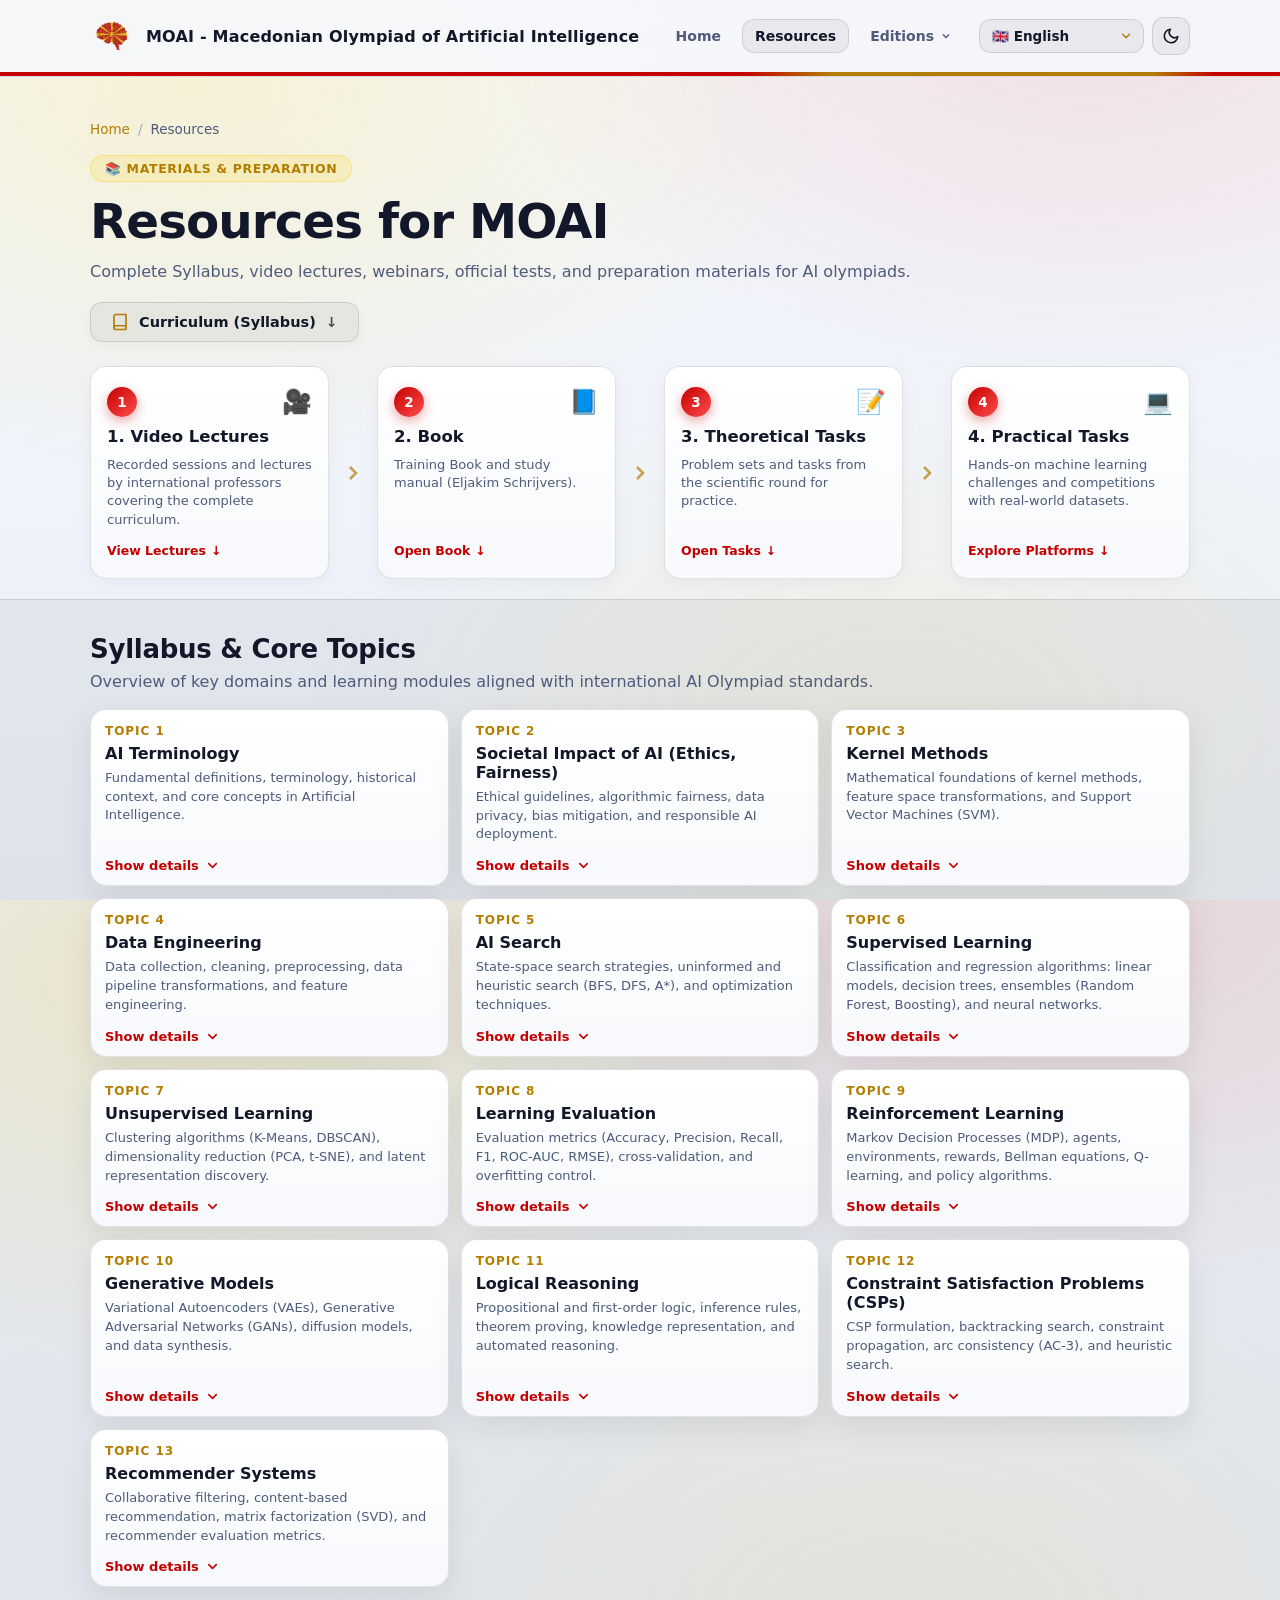
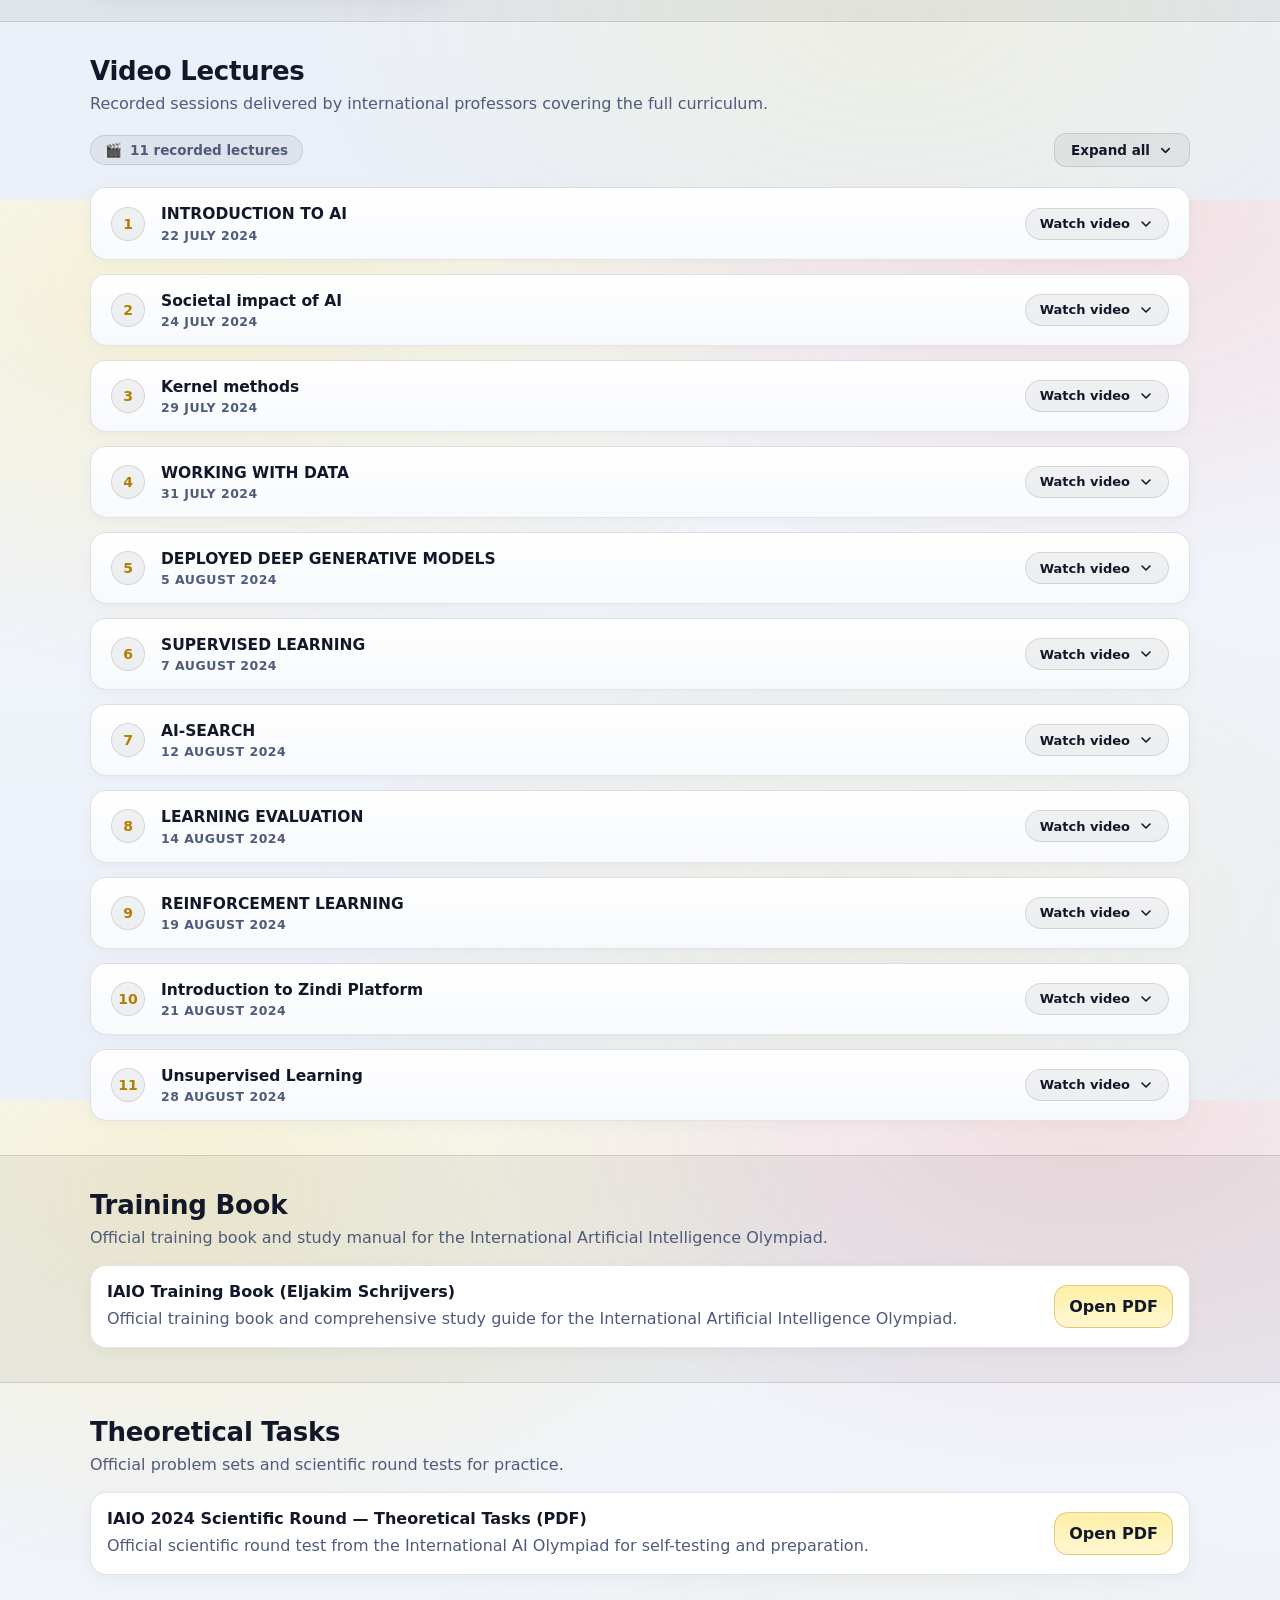
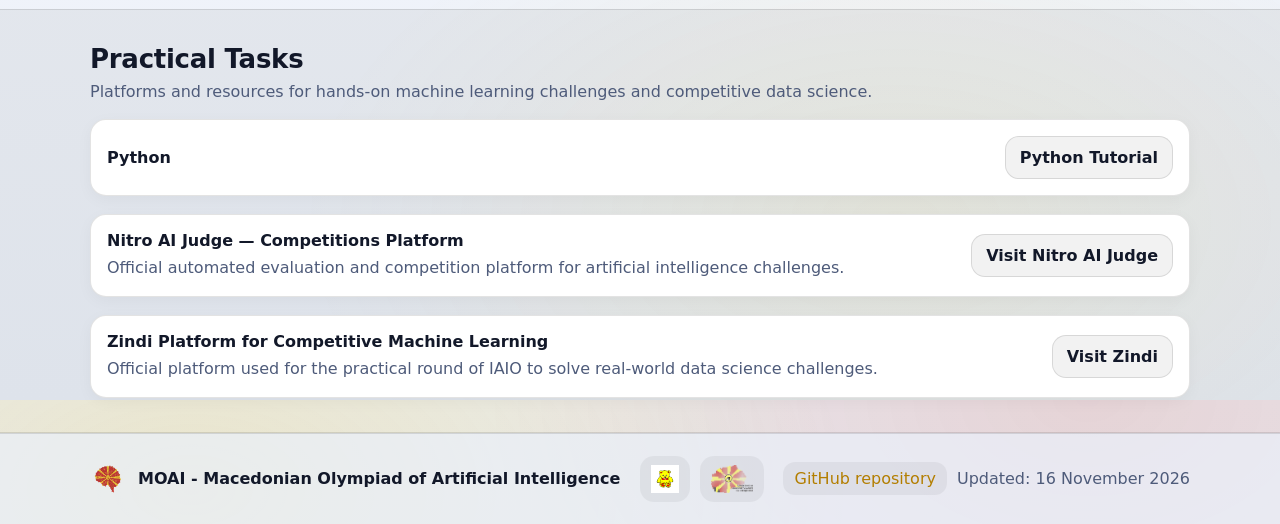
<file: resources.html>
<!doctype html>
<html lang="mk" data-theme="light">
<head>
  <meta charset="utf-8" />
  <meta name="viewport" content="width=device-width, initial-scale=1" />
  <meta name="theme-color" content="#d20000" />
  <title>Ресурси — Македонска олимпијада по Вештачка интелигенција</title>
  <meta name="description" content="Ресурси, наставна програма (Syllabus), видео предавања, тестови и материјали за подготовка за олимпијадите по вештачка интелигенција." />

  <script>
    (function(){
      try {
        var t = localStorage.getItem('iaio_theme');
        if (t === 'dark') {
          document.documentElement.setAttribute('data-theme', 'dark');
        } else {
          document.documentElement.setAttribute('data-theme', 'light');
        }
      } catch(e){}
    })();
  </script>

  <link rel="icon" href="assets/img/logo.png" type="image/svg+xml" />
  <link rel="stylesheet" href="assets/css/styles.css" />
</head>
<body>
  <a class="skip" href="#main" data-i18n="skip_to_content">Прескокни до содржина</a>
  <header class="site-header" role="banner">
    <div class="container header-inner">
      <a href="index.html" class="brand" style="text-decoration: none;">
        <img class="brand-mark" src="assets/img/logo.png" alt="Macedonian Olympiad of Artificial Intelligence logo" width="44" height="44" />
        <div class="brand-text">
          <div class="brand-title" data-i18n="brand_title">МОВИ - Македонска олимпијада по Вештачка интелигенција</div>
        </div>
      </a>

      <div class="header-right-group">
        <nav class="nav" aria-label="Primary">
          <a href="index.html" data-i18n="nav_home">Почетна</a>
          
          <a href="resources.html" class="active" data-i18n="nav_resources">Ресурси</a>

          <div class="nav-dropdown">
            <button class="nav-dropdown-btn" data-i18n-html="nav_editions">
              Изданија
              <svg class="dropdown-chevron" viewBox="0 0 24 24"><polyline points="6 9 12 15 18 9"></polyline></svg>
            </button>
            <div class="nav-dropdown-menu">
              <a href="moai2027.html" class="nav-dropdown-item">
                <span data-i18n="nav_edition_2027">МОВИ 2026-27</span>
                <span class="nav-dropdown-badge" data-i18n="nav_badge_skopje">Скопје</span>
              </a>
              <a href="mkiaio.html" class="nav-dropdown-item">
                <span data-i18n="nav_edition_2026">МОВИ 2025-26</span>
                <span class="nav-dropdown-badge" data-i18n="nav_badge_skopje">Скопје</span>
              </a>

              <div class="nav-dropdown-divider"></div>

              <div class="nav-dropdown-sub">
                <div class="nav-dropdown-sub-btn">
                  <span data-i18n="nav_international">Меѓународни</span>
                  <svg class="sub-chevron" viewBox="0 0 24 24"><polyline points="9 18 15 12 9 6"></polyline></svg>
                </div>
                <div class="nav-dropdown-sub-menu">
                  <a href="iaio2026.html" class="nav-dropdown-item">
                    <span>IAIO 2026</span>
                    <span class="nav-dropdown-badge badge-intl">Љубљана</span>
                  </a>
                  <a href="euroai2026.html" class="nav-dropdown-item">
                    <span>EUROAI 2026</span>
                    <span class="nav-dropdown-badge badge-intl">Клуж</span>
                  </a>
                  <div class="nav-dropdown-divider"></div>
                  <a href="previous-editions.html" class="nav-dropdown-item">
                    <span data-i18n="nav_prev_editions">Претходни изданија</span>
                    <span class="nav-dropdown-badge badge-prev">Архива</span>
                  </a>
                </div>
              </div>
            </div>
          </div>
        </nav>

        <div class="header-controls">
          <div class="lang-selector-wrap">
            <select id="lang-select" class="lang-select" aria-label="Избор на јазик / Select language">
              <option value="mk" selected>🇲🇰 Македонски</option>
              <option value="en">🇬🇧 English</option>
            </select>
          </div>

          <button id="theme-toggle" class="theme-toggle-btn" aria-label="Промени тема" title="Промени тема / Toggle theme">
            <svg class="theme-toggle-icon icon-moon" viewBox="0 0 24 24">
              <path d="M21 12.79A9 9 0 1 1 11.21 3 7 7 0 0 0 21 12.79z"></path>
            </svg>
            <svg class="theme-toggle-icon icon-sun" viewBox="0 0 24 24">
              <circle cx="12" cy="12" r="5"></circle>
              <line x1="12" y1="1" x2="12" y2="3"></line>
              <line x1="12" y1="21" x2="12" y2="23"></line>
              <line x1="4.22" y1="4.22" x2="5.64" y2="5.64"></line>
              <line x1="18.36" y1="18.36" x2="19.78" y2="19.78"></line>
              <line x1="1" y1="12" x2="3" y2="12"></line>
              <line x1="21" y1="12" x2="23" y2="12"></line>
              <line x1="4.22" y1="19.78" x2="5.64" y2="18.36"></line>
              <line x1="18.36" y1="5.64" x2="19.78" y2="4.22"></line>
            </svg>
          </button>
        </div>
      </div>
    </div>
    <div class="flag-stripe" aria-hidden="true"></div>
  </header>

  <main id="main">
    <section class="edition-hero">
      <div class="container">
        <nav class="breadcrumbs" aria-label="Breadcrumb">
          <a href="index.html" data-i18n="breadcrumb_home">Почетна</a>
          <span class="breadcrumb-separator">/</span>
          <span class="muted" data-i18n="breadcrumb_resources">Ресурси</span>
        </nav>

        <div class="edition-badge" data-i18n="resources_badge_text">📚 Материјали и подготовки</div>
        <h1 data-i18n="resources_hero_title">Ресурси за МОВИ</h1>
        <p class="lead" data-i18n-html="resources_hero_lead">
          Комплетна наставна програма (Syllabus), видео предавања, вебинари, официјални тестови и материјали за подготовка за олимпијадите по вештачка интелигенција.
        </p>

        <div class="hero-actions" style="margin: 16px 0 24px;">
          <a href="#syllabus" class="btn btn-syllabus">
            <svg width="18" height="18" viewBox="0 0 24 24" fill="none" stroke="currentColor" stroke-width="2.2" stroke-linecap="round" stroke-linejoin="round" aria-hidden="true">
              <path d="M4 19.5A2.5 2.5 0 0 1 6.5 17H20"></path>
              <path d="M6.5 2H20v20H6.5A2.5 2.5 0 0 1 4 19.5v-15A2.5 2.5 0 0 1 6.5 2z"></path>
            </svg>
            <span data-i18n="hero_syllabus_btn">Наставна програма (Syllabus)</span>
            <span style="opacity: 0.75; font-size: 14px;">&darr;</span>
          </a>
        </div>

        <!-- 4-Step Preparation Pathway / Flowchart -->
        <div class="prep-flowchart" aria-label="Learning pathway">
          <div class="flowchart-grid">
            <!-- Step 1 -->
            <a href="#webinars" class="flow-card">
              <div class="flow-card-head">
                <span class="flow-card-num">1</span>
                <span class="flow-card-icon">🎥</span>
              </div>
              <div class="flow-card-title" data-i18n="flow_step1_title">1. Видео предавања</div>
              <div class="flow-card-desc" data-i18n="flow_step1_desc">Снимени сесии и предавања од светски професори за секоја тема.</div>
              <div class="flow-card-action"><span data-i18n="flow_step1_btn">Погледни предавања</span> &darr;</div>
            </a>

            <!-- Arrow 1 -->
            <div class="flow-arrow-sep" aria-hidden="true">
              <svg viewBox="0 0 24 24" fill="none" stroke="currentColor"><polyline points="9 18 15 12 9 6"></polyline></svg>
            </div>

            <!-- Step 2 -->
            <a href="#book" class="flow-card">
              <div class="flow-card-head">
                <span class="flow-card-num">2</span>
                <span class="flow-card-icon">📘</span>
              </div>
              <div class="flow-card-title" data-i18n="flow_step2_title">2. Книга</div>
              <div class="flow-card-desc" data-i18n="flow_step2_desc">Книга за обука и подготовка (Eljakim Schrijvers).</div>
              <div class="flow-card-action"><span data-i18n="flow_step2_btn">Отвори книга</span> &darr;</div>
            </a>

            <!-- Arrow 2 -->
            <div class="flow-arrow-sep" aria-hidden="true">
              <svg viewBox="0 0 24 24" fill="none" stroke="currentColor"><polyline points="9 18 15 12 9 6"></polyline></svg>
            </div>

            <!-- Step 3 -->
            <a href="#tests" class="flow-card">
              <div class="flow-card-head">
                <span class="flow-card-num">3</span>
                <span class="flow-card-icon">📝</span>
              </div>
              <div class="flow-card-title" data-i18n="flow_step3_title">3. Теоретски задачи</div>
              <div class="flow-card-desc" data-i18n="flow_step3_desc">Задачи од научната рунда за вежбање.</div>
              <div class="flow-card-action"><span data-i18n="flow_step3_btn">Отвори задачи</span> &darr;</div>
            </a>

            <!-- Arrow 3 -->
            <div class="flow-arrow-sep" aria-hidden="true">
              <svg viewBox="0 0 24 24" fill="none" stroke="currentColor"><polyline points="9 18 15 12 9 6"></polyline></svg>
            </div>

            <!-- Step 4 -->
            <a href="#resources" class="flow-card">
              <div class="flow-card-head">
                <span class="flow-card-num">4</span>
                <span class="flow-card-icon">💻</span>
              </div>
              <div class="flow-card-title" data-i18n="flow_step4_title">4. Практични задачи</div>
              <div class="flow-card-desc" data-i18n="flow_step4_desc">Работа со реални податочни сетови и натпревари.</div>
              <div class="flow-card-action"><span data-i18n="flow_step4_btn">Истражи платформи</span> &darr;</div>
            </a>
          </div>
        </div>
      </div>
    </section>

    <!-- Section 1: Syllabus Section -->
    <section id="syllabus" class="section alt" aria-label="Syllabus">
      <div class="container">
        <div class="section-head">
          <h2 data-i18n="syllabus_title">Наставна програма и теми (Syllabus)</h2>
          <p class="muted" data-i18n="syllabus_subtitle">Преглед на клучните области и наставни модули според меѓународните стандарди на олимпијадите по ВИ.</p>
        </div>

        <div class="grid-3">
          <!-- Topic 1 -->
          <div class="card card-expandable" id="topic-1" role="button" tabindex="0" aria-expanded="false" aria-controls="topic-details-1">
            <div class="card-kicker" data-i18n="syl_mod1_kicker">Тема 1</div>
            <div class="card-title" data-i18n="syl_mod1_title">AI терминологија</div>
            <div class="card-text" data-i18n="syl_mod1_text">Дефиниции, основни поими, историски развој и фундаментални концепти во вештачката интелигенција.</div>
            <div class="card-details-body" id="topic-details-1" hidden>
              <div class="topic-subgroup">
                <div class="topic-subtitle" data-i18n="syl_mod1_sub1">Основи на ВИ</div>
                <ul class="topic-sublist">
                  <li data-i18n="syl_mod1_item1">Дефиниции за вештачка интелигенција и интелигентни агенти</li>
                  <li data-i18n="syl_mod1_item2">Тјурингов тест и историски преглед</li>
                  <li data-i18n="syl_mod1_item3">Симболичка наспроти конекционистичка ВИ</li>
                </ul>
              </div>
            </div>
            <div class="card-toggle-btn">
              <span class="card-toggle-label" data-i18n="topic_btn_more">Повеќе детали</span>
              <svg class="card-toggle-chevron" viewBox="0 0 24 24"><polyline points="6 9 12 15 18 9"></polyline></svg>
            </div>
          </div>

          <!-- Topic 2 -->
          <div class="card card-expandable" id="topic-2" role="button" tabindex="0" aria-expanded="false" aria-controls="topic-details-2">
            <div class="card-kicker" data-i18n="syl_mod2_kicker">Тема 2</div>
            <div class="card-title" data-i18n="syl_mod2_title">Општествено влијание на ВИ (ethics, fairness)</div>
            <div class="card-text" data-i18n="syl_mod2_text">Етички принципи, правичност на моделите, приватност, справување со пристрасност (bias) и општествена одговорност.</div>
            <div class="card-details-body" id="topic-details-2" hidden>
              <div class="topic-subgroup">
                <div class="topic-subtitle" data-i18n="syl_mod2_sub1">Ethics & Fairness</div>
                <ul class="topic-sublist">
                  <li data-i18n="syl_mod2_item1">Етички насоки и одговорно користење на ВИ</li>
                  <li data-i18n="syl_mod2_item2">Откривање и ублажување на пристрасност (Bias mitigation)</li>
                  <li data-i18n="syl_mod2_item3">Приватност на податоци и безбедност на алгоритмите</li>
                </ul>
              </div>
            </div>
            <div class="card-toggle-btn">
              <span class="card-toggle-label" data-i18n="topic_btn_more">Повеќе детали</span>
              <svg class="card-toggle-chevron" viewBox="0 0 24 24"><polyline points="6 9 12 15 18 9"></polyline></svg>
            </div>
          </div>

          <!-- Topic 3 -->
          <div class="card card-expandable" id="topic-3" role="button" tabindex="0" aria-expanded="false" aria-controls="topic-details-3">
            <div class="card-kicker" data-i18n="syl_mod3_kicker">Тема 3</div>
            <div class="card-title" data-i18n="syl_mod3_title">Kernel methods</div>
            <div class="card-text" data-i18n="syl_mod3_text">Математички основи на методи на јадра, нелинеарни трансформации во простор на карактеристики и SVM алгоритми.</div>
            <div class="card-details-body" id="topic-details-3" hidden>
              <div class="topic-subgroup">
                <div class="topic-subtitle" data-i18n="syl_mod3_sub1">Support Vector Machines (SVM)</div>
                <ul class="topic-sublist">
                  <li data-i18n="syl_mod3_item1">Margin maximization</li>
                  <li data-i18n="syl_mod3_item2">Soft-margin vs. hard-margin SVM</li>
                </ul>
              </div>
              <div class="topic-subgroup">
                <div class="topic-subtitle" data-i18n="syl_mod3_sub2">Kernel Trick</div>
                <ul class="topic-sublist">
                  <li data-i18n="syl_mod3_item3">Transforming low-dimensional data to high-dimensional space</li>
                  <li data-i18n="syl_mod3_item4">Radial Basis Function (RBF) kernel</li>
                </ul>
              </div>
            </div>
            <div class="card-toggle-btn">
              <span class="card-toggle-label" data-i18n="topic_btn_more">Повеќе детали</span>
              <svg class="card-toggle-chevron" viewBox="0 0 24 24"><polyline points="6 9 12 15 18 9"></polyline></svg>
            </div>
          </div>

          <!-- Topic 4 -->
          <div class="card card-expandable" id="topic-4" role="button" tabindex="0" aria-expanded="false" aria-controls="topic-details-4">
            <div class="card-kicker" data-i18n="syl_mod4_kicker">Тема 4</div>
            <div class="card-title" data-i18n="syl_mod4_title">Data Engineering</div>
            <div class="card-text" data-i18n="syl_mod4_text">Собирање, чистење, претпроцесирање, трансформација на податоци и инженерство на карактеристики (feature engineering).</div>
            <div class="card-details-body" id="topic-details-4" hidden>
              <div class="topic-subgroup">
                <div class="topic-subtitle" data-i18n="syl_mod4_sub1">Data Preparation & Pipelines</div>
                <ul class="topic-sublist">
                  <li data-i18n="syl_mod4_item1">Собирање, чистење и справување со недостасувачки вредности</li>
                  <li data-i18n="syl_mod4_item2">Нормализација, скалирање и енкодирање на карактеристики</li>
                </ul>
              </div>
              <div class="topic-subgroup">
                <div class="topic-subtitle" data-i18n="syl_mod4_sub2">Feature Engineering</div>
                <ul class="topic-sublist">
                  <li data-i18n="syl_mod4_item3">TF-IDF and word embeddings</li>
                  <li data-i18n="syl_mod4_item4">Feature engineering for recommendation & ML models</li>
                </ul>
              </div>
            </div>
            <div class="card-toggle-btn">
              <span class="card-toggle-label" data-i18n="topic_btn_more">Повеќе детали</span>
              <svg class="card-toggle-chevron" viewBox="0 0 24 24"><polyline points="6 9 12 15 18 9"></polyline></svg>
            </div>
          </div>

          <!-- Topic 5 -->
          <div class="card card-expandable" id="topic-5" role="button" tabindex="0" aria-expanded="false" aria-controls="topic-details-5">
            <div class="card-kicker" data-i18n="syl_mod5_kicker">Тема 5</div>
            <div class="card-title" data-i18n="syl_mod5_title">AI Search</div>
            <div class="card-text" data-i18n="syl_mod5_text">Простори на состојби, алгоритми за неинформирано и информирано пребарување (BFS, DFS, A*), хеуристики и оптимизација.</div>
            <div class="card-details-body" id="topic-details-5" hidden>
              <div class="topic-subgroup">
                <div class="topic-subtitle" data-i18n="syl_mod5_sub1">Uninformed Search</div>
                <ul class="topic-sublist">
                  <li data-i18n="syl_mod5_item1">Breadth-First Search (BFS), Depth-First Search (DFS)</li>
                  <li data-i18n="syl_mod5_item2">Uniform Cost Search</li>
                </ul>
              </div>
              <div class="topic-subgroup">
                <div class="topic-subtitle" data-i18n="syl_mod5_sub2">Informed Search</div>
                <ul class="topic-sublist">
                  <li data-i18n="syl_mod5_item3">A* Algorithm and heuristics</li>
                  <li data-i18n="syl_mod5_item4">Minimax search (game AI)</li>
                </ul>
              </div>
            </div>
            <div class="card-toggle-btn">
              <span class="card-toggle-label" data-i18n="topic_btn_more">Повеќе детали</span>
              <svg class="card-toggle-chevron" viewBox="0 0 24 24"><polyline points="6 9 12 15 18 9"></polyline></svg>
            </div>
          </div>

          <!-- Topic 6 -->
          <div class="card card-expandable" id="topic-6" role="button" tabindex="0" aria-expanded="false" aria-controls="topic-details-6">
            <div class="card-kicker" data-i18n="syl_mod6_kicker">Тема 6</div>
            <div class="card-title" data-i18n="syl_mod6_title">Supervised Learning</div>
            <div class="card-text" data-i18n="syl_mod6_text">Алгоритми за класификација и регресија: линеарни модели, стебла на одлучување, Random Forest, Gradient Boosting и невронски мрежи.</div>
            <div class="card-details-body" id="topic-details-6" hidden>
              <div class="topic-subgroup">
                <div class="topic-subtitle" data-i18n="syl_mod6_sub1">Regression Models</div>
                <ul class="topic-sublist">
                  <li data-i18n="syl_mod6_item1">Linear regression (Least Squares, Gradient Descent)</li>
                  <li data-i18n="syl_mod6_item2">Polynomial regression</li>
                </ul>
              </div>
              <div class="topic-subgroup">
                <div class="topic-subtitle" data-i18n="syl_mod6_sub2">Classification Models</div>
                <ul class="topic-sublist">
                  <li data-i18n="syl_mod6_item3">Decision Trees (entropy, information gain)</li>
                  <li data-i18n="syl_mod6_item4">Support Vector Machines (SVM) and hyperplanes</li>
                  <li data-i18n="syl_mod6_item5">Naïve Bayes classification</li>
                </ul>
              </div>
              <div class="topic-subgroup">
                <div class="topic-subtitle" data-i18n="syl_mod6_sub3">Regularization & Overfitting</div>
                <ul class="topic-sublist">
                  <li data-i18n="syl_mod6_item6">L1 (Lasso) and L2 (Ridge) Regularization</li>
                  <li data-i18n="syl_mod6_item7">Cross-validation techniques</li>
                </ul>
              </div>
            </div>
            <div class="card-toggle-btn">
              <span class="card-toggle-label" data-i18n="topic_btn_more">Повеќе детали</span>
              <svg class="card-toggle-chevron" viewBox="0 0 24 24"><polyline points="6 9 12 15 18 9"></polyline></svg>
            </div>
          </div>

          <!-- Topic 7 -->
          <div class="card card-expandable" id="topic-7" role="button" tabindex="0" aria-expanded="false" aria-controls="topic-details-7">
            <div class="card-kicker" data-i18n="syl_mod7_kicker">Тема 7</div>
            <div class="card-title" data-i18n="syl_mod7_title">Unsupervised Learning</div>
            <div class="card-text" data-i18n="syl_mod7_text">Алгоритми за кластерирање (K-Means, DBSCAN), редукција на димензионалност (PCA, t-SNE) и откривање скриени шаблони.</div>
            <div class="card-details-body" id="topic-details-7" hidden>
              <div class="topic-subgroup">
                <div class="topic-subtitle" data-i18n="syl_mod7_sub1">Clustering</div>
                <ul class="topic-sublist">
                  <li data-i18n="syl_mod7_item1">K-means clustering (cost function minimization)</li>
                  <li data-i18n="syl_mod7_item2">Hierarchical clustering</li>
                  <li data-i18n="syl_mod7_item3">Gaussian Mixture Models (GMM)</li>
                </ul>
              </div>
              <div class="topic-subgroup">
                <div class="topic-subtitle" data-i18n="syl_mod7_sub2">Dimensionality Reduction</div>
                <ul class="topic-sublist">
                  <li data-i18n="syl_mod7_item4">PCA and its application in visualization</li>
                  <li data-i18n="syl_mod7_item5">t-SNE for high-dimensional data representation</li>
                </ul>
              </div>
            </div>
            <div class="card-toggle-btn">
              <span class="card-toggle-label" data-i18n="topic_btn_more">Повеќе детали</span>
              <svg class="card-toggle-chevron" viewBox="0 0 24 24"><polyline points="6 9 12 15 18 9"></polyline></svg>
            </div>
          </div>

          <!-- Topic 8 -->
          <div class="card card-expandable" id="topic-8" role="button" tabindex="0" aria-expanded="false" aria-controls="topic-details-8">
            <div class="card-kicker" data-i18n="syl_mod8_kicker">Тема 8</div>
            <div class="card-title" data-i18n="syl_mod8_title">Learning Evaluation</div>
            <div class="card-text" data-i18n="syl_mod8_text">Метрики за перформанси (Accuracy, Precision, Recall, F1, ROC-AUC, RMSE), крос-валидација и контрола на overfitting/underfitting.</div>
            <div class="card-details-body" id="topic-details-8" hidden>
              <div class="topic-subgroup">
                <div class="topic-subtitle" data-i18n="syl_mod8_sub1">Classification Metrics</div>
                <ul class="topic-sublist">
                  <li data-i18n="syl_mod8_item1">Precision, recall, F1-score</li>
                  <li data-i18n="syl_mod8_item2">ROC-AUC curves</li>
                </ul>
              </div>
              <div class="topic-subgroup">
                <div class="topic-subtitle" data-i18n="syl_mod8_sub2">Bias-Variance Tradeoff</div>
                <ul class="topic-sublist">
                  <li data-i18n="syl_mod8_item3">Overfitting detection</li>
                  <li data-i18n="syl_mod8_item4">K-fold cross-validation</li>
                </ul>
              </div>
            </div>
            <div class="card-toggle-btn">
              <span class="card-toggle-label" data-i18n="topic_btn_more">Повеќе детали</span>
              <svg class="card-toggle-chevron" viewBox="0 0 24 24"><polyline points="6 9 12 15 18 9"></polyline></svg>
            </div>
          </div>

          <!-- Topic 9 -->
          <div class="card card-expandable" id="topic-9" role="button" tabindex="0" aria-expanded="false" aria-controls="topic-details-9">
            <div class="card-kicker" data-i18n="syl_mod9_kicker">Тема 9</div>
            <div class="card-title" data-i18n="syl_mod9_title">Reinforcement Learning</div>
            <div class="card-text" data-i18n="syl_mod9_text">Марковски процеси на одлучување (MDP), агенти, простори на акции, награди, Bellman равенки, Q-learning и основи на политики.</div>
            <div class="card-details-body" id="topic-details-9" hidden>
              <div class="topic-subgroup">
                <div class="topic-subtitle" data-i18n="syl_mod9_sub1">Markov Decision Processes (MDPs)</div>
                <ul class="topic-sublist">
                  <li data-i18n="syl_mod9_item1">States, actions, rewards</li>
                  <li data-i18n="syl_mod9_item2">Bellman Equations</li>
                </ul>
              </div>
              <div class="topic-subgroup">
                <div class="topic-subtitle" data-i18n="syl_mod9_sub2">Q-Learning</div>
                <ul class="topic-sublist">
                  <li data-i18n="syl_mod9_item3">Temporal Difference Learning</li>
                  <li data-i18n="syl_mod9_item4">Exploration vs. exploitation</li>
                </ul>
              </div>
            </div>
            <div class="card-toggle-btn">
              <span class="card-toggle-label" data-i18n="topic_btn_more">Повеќе детали</span>
              <svg class="card-toggle-chevron" viewBox="0 0 24 24"><polyline points="6 9 12 15 18 9"></polyline></svg>
            </div>
          </div>

          <!-- Topic 10 -->
          <div class="card card-expandable" id="topic-10" role="button" tabindex="0" aria-expanded="false" aria-controls="topic-details-10">
            <div class="card-kicker" data-i18n="syl_mod10_kicker">Тема 10</div>
            <div class="card-title" data-i18n="syl_mod10_title">Generative Models</div>
            <div class="card-text" data-i18n="syl_mod10_text">Архитектури на автоенкодери (VAEs), генеративни контрадикторни мрежи (GANs), дифузни модели и синтеза на нови содржини.</div>
            <div class="card-details-body" id="topic-details-10" hidden>
              <div class="topic-subgroup">
                <div class="topic-subtitle" data-i18n="syl_mod10_sub1">Генеративни архитектури</div>
                <ul class="topic-sublist">
                  <li data-i18n="syl_mod10_item1">Variational Autoencoders (VAEs)</li>
                  <li data-i18n="syl_mod10_item2">Generative Adversarial Networks (GANs)</li>
                  <li data-i18n="syl_mod10_item3">Diffusion Models и синтеза на содржина</li>
                </ul>
              </div>
            </div>
            <div class="card-toggle-btn">
              <span class="card-toggle-label" data-i18n="topic_btn_more">Повеќе детали</span>
              <svg class="card-toggle-chevron" viewBox="0 0 24 24"><polyline points="6 9 12 15 18 9"></polyline></svg>
            </div>
          </div>

          <!-- Topic 11 -->
          <div class="card card-expandable" id="topic-11" role="button" tabindex="0" aria-expanded="false" aria-controls="topic-details-11">
            <div class="card-kicker" data-i18n="syl_mod11_kicker">Тема 11</div>
            <div class="card-title" data-i18n="syl_mod11_title">Logical Reasoning</div>
            <div class="card-text" data-i18n="syl_mod11_text">Пропозициска логика, логика од прв ред, правила на заклучување, претставување на знаење и автоматско резонирање.</div>
            <div class="card-details-body" id="topic-details-11" hidden>
              <div class="topic-subgroup">
                <div class="topic-subtitle" data-i18n="syl_mod11_sub1">Propositional & First-Order Logic</div>
                <ul class="topic-sublist">
                  <li data-i18n="syl_mod11_item1">CNF, logical connectives</li>
                  <li data-i18n="syl_mod11_item2">Unification in inference</li>
                </ul>
              </div>
              <div class="topic-subgroup">
                <div class="topic-subtitle" data-i18n="syl_mod11_sub2">Resolution Theorem Proving</div>
                <ul class="topic-sublist">
                  <li data-i18n="syl_mod11_item3">Satisfiability and SAT solvers</li>
                </ul>
              </div>
            </div>
            <div class="card-toggle-btn">
              <span class="card-toggle-label" data-i18n="topic_btn_more">Повеќе детали</span>
              <svg class="card-toggle-chevron" viewBox="0 0 24 24"><polyline points="6 9 12 15 18 9"></polyline></svg>
            </div>
          </div>

          <!-- Topic 12 -->
          <div class="card card-expandable" id="topic-12" role="button" tabindex="0" aria-expanded="false" aria-controls="topic-details-12">
            <div class="card-kicker" data-i18n="syl_mod12_kicker">Тема 12</div>
            <div class="card-title" data-i18n="syl_mod12_title">Constraint Satisfaction Problems (CSPs)</div>
            <div class="card-text" data-i18n="syl_mod12_text">Формулација на CSP проблеми, backtracking пребарување, пропагација на ограничувања, конзистентност на лакови (AC-3) и хеуристики.</div>
            <div class="card-details-body" id="topic-details-12" hidden>
              <div class="topic-subgroup">
                <div class="topic-subtitle" data-i18n="syl_mod12_sub1">Backtracking & Constraint Propagation</div>
                <ul class="topic-sublist">
                  <li data-i18n="syl_mod12_item1">AC-3 algorithm</li>
                  <li data-i18n="syl_mod12_item2">Forward checking</li>
                </ul>
              </div>
            </div>
            <div class="card-toggle-btn">
              <span class="card-toggle-label" data-i18n="topic_btn_more">Повеќе детали</span>
              <svg class="card-toggle-chevron" viewBox="0 0 24 24"><polyline points="6 9 12 15 18 9"></polyline></svg>
            </div>
          </div>

          <!-- Topic 13 -->
          <div class="card card-expandable" id="topic-13" role="button" tabindex="0" aria-expanded="false" aria-controls="topic-details-13">
            <div class="card-kicker" data-i18n="syl_mod13_kicker">Тема 13</div>
            <div class="card-title" data-i18n="syl_mod13_title">Recommender Systems</div>
            <div class="card-text" data-i18n="syl_mod13_text">Колаборативно филтрирање, филтрирање според содржина, матрична факторизација (SVD) и евалуација на системи за препораки.</div>
            <div class="card-details-body" id="topic-details-13" hidden>
              <div class="topic-subgroup">
                <div class="topic-subtitle" data-i18n="syl_mod13_sub1">Collaborative Filtering</div>
                <ul class="topic-sublist">
                  <li data-i18n="syl_mod13_item1">User-based and item-based filtering</li>
                  <li data-i18n="syl_mod13_item2">Similarity metrics (cosine similarity, Pearson correlation)</li>
                </ul>
              </div>
              <div class="topic-subgroup">
                <div class="topic-subtitle" data-i18n="syl_mod13_sub2">Content-Based Filtering</div>
                <ul class="topic-sublist">
                  <li data-i18n="syl_mod13_item3">TF-IDF and word embeddings</li>
                  <li data-i18n="syl_mod13_item4">Feature engineering for recommendation models</li>
                </ul>
              </div>
              <div class="topic-subgroup">
                <div class="topic-subtitle" data-i18n="syl_mod13_sub3">Hybrid Recommender Systems</div>
                <ul class="topic-sublist">
                  <li data-i18n="syl_mod13_item5">Combining collaborative and content-based filtering</li>
                  <li data-i18n="syl_mod13_item6">Matrix factorization (SVD, ALS algorithms)</li>
                  <li data-i18n="syl_mod13_item7">Deep learning approaches (Neural Collaborative Filtering, Autoencoders)</li>
                </ul>
              </div>
            </div>
            <div class="card-toggle-btn">
              <span class="card-toggle-label" data-i18n="topic_btn_more">Повеќе детали</span>
              <svg class="card-toggle-chevron" viewBox="0 0 24 24"><polyline points="6 9 12 15 18 9"></polyline></svg>
            </div>
          </div>
        </div>
      </div>
    </section>

    <!-- Section 2: Video Lectures Section (1-11) -->
    <section id="webinars" class="section" aria-label="Webinars">
      <div class="container">
        <div class="section-head">
          <h2 data-i18n="webinars_title">Видео предавања</h2>
          <p class="muted" data-i18n="webinars_subtitle">Снимени сесии со меѓународни професори за секоја тема од наставната програма.</p>
        </div>

        <!-- Video Accordion Toolbar -->
        <div class="video-accordion-toolbar">
          <div class="video-counter-badge">
            <span>🎬</span>
            <span data-i18n="video_total_count">11 снимени предавања</span>
          </div>
          <button type="button" class="video-toggle-all-btn" id="toggle-all-videos" aria-expanded="false">
            <span id="toggle-all-text" data-i18n="video_expand_all">Отвори ги сите</span>
            <svg class="video-chevron-icon" viewBox="0 0 24 24"><polyline points="6 9 12 15 18 9"></polyline></svg>
          </button>
        </div>

        <ul class="video-accordion-list">
          <!-- Lecture 1 -->
          <li class="video-accordion-item" id="lecture-1">
            <button type="button" class="video-accordion-header" aria-expanded="false" aria-controls="lecture-body-1" id="lecture-btn-1">
              <div class="video-accordion-left">
                <span class="video-num-badge">1</span>
                <div class="video-meta-block">
                  <div class="video-lecture-title" data-i18n="guide_step_1_title">ВОВЕД ВО ВЕШТАЧКА ИНТЕЛИГЕНЦИЈА (AI)</div>
                  <div class="video-lecture-date" data-i18n="guide_step_1_date">22 ЈУЛИ 2024</div>
                </div>
              </div>
              <div class="video-accordion-action">
                <span class="video-action-label" data-i18n="video_btn_watch">Гледај видео</span>
                <svg class="video-chevron-icon" viewBox="0 0 24 24"><polyline points="6 9 12 15 18 9"></polyline></svg>
              </div>
            </button>
            <div class="video-accordion-body" id="lecture-body-1" role="region" aria-labelledby="lecture-btn-1" hidden>
              <div class="video-player-container">
                <iframe class="lazy-iframe"
                  data-src="https://videolectures.net/embed/videos/AI_Olympiad_2024_habib_introduction_ai?part=1"
                  title="ВОВЕД ВО ВЕШТАЧКА ИНТЕЛИГЕНЦИЈА (AI)" width="100%" frameborder="0" allowfullscreen
                  loading="lazy"></iframe>
              </div>
            </div>
          </li>

          <!-- Lecture 2 -->
          <li class="video-accordion-item" id="lecture-2">
            <button type="button" class="video-accordion-header" aria-expanded="false" aria-controls="lecture-body-2" id="lecture-btn-2">
              <div class="video-accordion-left">
                <span class="video-num-badge">2</span>
                <div class="video-meta-block">
                  <div class="video-lecture-title" data-i18n="guide_step_2_title">Општествено влијание на ВИ</div>
                  <div class="video-lecture-date" data-i18n="guide_step_2_date">24 ЈУЛИ 2024</div>
                </div>
              </div>
              <div class="video-accordion-action">
                <span class="video-action-label" data-i18n="video_btn_watch">Гледај видео</span>
                <svg class="video-chevron-icon" viewBox="0 0 24 24"><polyline points="6 9 12 15 18 9"></polyline></svg>
              </div>
            </button>
            <div class="video-accordion-body" id="lecture-body-2" role="region" aria-labelledby="lecture-btn-2" hidden>
              <div class="video-player-container">
                <iframe class="lazy-iframe"
                  data-src="https://videolectures.net/embed/videos/AI_Olympiad_2024_hoque_impact_of_ai?part=1"
                  title="Општествено влијание на ВИ" width="100%" frameborder="0" allowfullscreen
                  loading="lazy"></iframe>
              </div>
            </div>
          </li>

          <!-- Lecture 3 -->
          <li class="video-accordion-item" id="lecture-3">
            <button type="button" class="video-accordion-header" aria-expanded="false" aria-controls="lecture-body-3" id="lecture-btn-3">
              <div class="video-accordion-left">
                <span class="video-num-badge">3</span>
                <div class="video-meta-block">
                  <div class="video-lecture-title" data-i18n="guide_step_3_title">Методи на јадра (Kernel methods)</div>
                  <div class="video-lecture-date" data-i18n="guide_step_3_date">29 ЈУЛИ 2024</div>
                </div>
              </div>
              <div class="video-accordion-action">
                <span class="video-action-label" data-i18n="video_btn_watch">Гледај видео</span>
                <svg class="video-chevron-icon" viewBox="0 0 24 24"><polyline points="6 9 12 15 18 9"></polyline></svg>
              </div>
            </button>
            <div class="video-accordion-body" id="lecture-body-3" role="region" aria-labelledby="lecture-btn-3" hidden>
              <div class="video-player-container">
                <iframe class="lazy-iframe"
                  data-src="https://videolectures.net/embed/videos/AI_Olympiad_2024_shawe_taylor_kernel?part=1"
                  title="Методи на јадра (Kernel methods)" width="100%" frameborder="0" allowfullscreen
                  loading="lazy"></iframe>
              </div>
            </div>
          </li>

          <!-- Lecture 4 -->
          <li class="video-accordion-item" id="lecture-4">
            <button type="button" class="video-accordion-header" aria-expanded="false" aria-controls="lecture-body-4" id="lecture-btn-4">
              <div class="video-accordion-left">
                <span class="video-num-badge">4</span>
                <div class="video-meta-block">
                  <div class="video-lecture-title" data-i18n="guide_step_4_title">РАБОТА СО ПОДАТОЦИ</div>
                  <div class="video-lecture-date" data-i18n="guide_step_4_date">31 ЈУЛИ 2024</div>
                </div>
              </div>
              <div class="video-accordion-action">
                <span class="video-action-label" data-i18n="video_btn_watch">Гледај видео</span>
                <svg class="video-chevron-icon" viewBox="0 0 24 24"><polyline points="6 9 12 15 18 9"></polyline></svg>
              </div>
            </button>
            <div class="video-accordion-body" id="lecture-body-4" role="region" aria-labelledby="lecture-btn-4" hidden>
              <div class="video-player-container">
                <iframe class="lazy-iframe"
                  data-src="https://videolectures.net/embed/videos/AI_Olympiad_2024_alotaibi_data?part=1"
                  title="РАБОТА СО ПОДАТОЦИ" width="100%" frameborder="0" allowfullscreen
                  loading="lazy"></iframe>
              </div>
            </div>
          </li>

          <!-- Lecture 5 -->
          <li class="video-accordion-item" id="lecture-5">
            <button type="button" class="video-accordion-header" aria-expanded="false" aria-controls="lecture-body-5" id="lecture-btn-5">
              <div class="video-accordion-left">
                <span class="video-num-badge">5</span>
                <div class="video-meta-block">
                  <div class="video-lecture-title" data-i18n="guide_step_5_title">ПРИМЕНЕТИ ДЛАБОКИ ГЕНЕРАТИВНИ МОДЕЛИ</div>
                  <div class="video-lecture-date" data-i18n="guide_step_5_date">5 АВГУСТ 2024</div>
                </div>
              </div>
              <div class="video-accordion-action">
                <span class="video-action-label" data-i18n="video_btn_watch">Гледај видео</span>
                <svg class="video-chevron-icon" viewBox="0 0 24 24"><polyline points="6 9 12 15 18 9"></polyline></svg>
              </div>
            </button>
            <div class="video-accordion-body" id="lecture-body-5" role="region" aria-labelledby="lecture-btn-5" hidden>
              <div class="video-player-container">
                <iframe class="lazy-iframe"
                  data-src="https://videolectures.net/embed/videos/AI_Olympiad_2024_alotaibi_deployed_models?part=1"
                  title="ПРИМЕНЕТИ ДЛАБОКИ ГЕНЕРАТИВНИ МОДЕЛИ" width="100%" frameborder="0" allowfullscreen
                  loading="lazy"></iframe>
              </div>
            </div>
          </li>

          <!-- Lecture 6 -->
          <li class="video-accordion-item" id="lecture-6">
            <button type="button" class="video-accordion-header" aria-expanded="false" aria-controls="lecture-body-6" id="lecture-btn-6">
              <div class="video-accordion-left">
                <span class="video-num-badge">6</span>
                <div class="video-meta-block">
                  <div class="video-lecture-title" data-i18n="guide_step_6_title">НАДГЛЕДУВАНО УЧЕЊЕ (SUPERVISED LEARNING)</div>
                  <div class="video-lecture-date" data-i18n="guide_step_6_date">7 АВГУСТ 2024</div>
                </div>
              </div>
              <div class="video-accordion-action">
                <span class="video-action-label" data-i18n="video_btn_watch">Гледај видео</span>
                <svg class="video-chevron-icon" viewBox="0 0 24 24"><polyline points="6 9 12 15 18 9"></polyline></svg>
              </div>
            </button>
            <div class="video-accordion-body" id="lecture-body-6" role="region" aria-labelledby="lecture-btn-6" hidden>
              <div class="video-player-container">
                <iframe class="lazy-iframe"
                  data-src="https://videolectures.net/embed/videos/AI_Olympiad_2024_nouf_supervised_learning?part=1"
                  title="НАДГЛЕДУВАНО УЧЕЊЕ (SUPERVISED LEARNING)" width="100%" frameborder="0" allowfullscreen
                  loading="lazy"></iframe>
              </div>
            </div>
          </li>

          <!-- Lecture 7 -->
          <li class="video-accordion-item" id="lecture-7">
            <button type="button" class="video-accordion-header" aria-expanded="false" aria-controls="lecture-body-7" id="lecture-btn-7">
              <div class="video-accordion-left">
                <span class="video-num-badge">7</span>
                <div class="video-meta-block">
                  <div class="video-lecture-title" data-i18n="guide_step_7_title">ПРЕБАРУВАЊЕ ВО ВИ (AI-SEARCH)</div>
                  <div class="video-lecture-date" data-i18n="guide_step_7_date">12 АВГУСТ 2024</div>
                </div>
              </div>
              <div class="video-accordion-action">
                <span class="video-action-label" data-i18n="video_btn_watch">Гледај видео</span>
                <svg class="video-chevron-icon" viewBox="0 0 24 24"><polyline points="6 9 12 15 18 9"></polyline></svg>
              </div>
            </button>
            <div class="video-accordion-body" id="lecture-body-7" role="region" aria-labelledby="lecture-btn-7" hidden>
              <div class="video-player-container">
                <iframe class="lazy-iframe"
                  data-src="https://videolectures.net/embed/videos/AI_Olympiad_2024_alhijailan_ai_search?part=1"
                  title="ПРЕБАРУВАЊЕ ВО ВИ (AI-SEARCH)" width="100%" frameborder="0" allowfullscreen
                  loading="lazy"></iframe>
              </div>
            </div>
          </li>

          <!-- Lecture 8 -->
          <li class="video-accordion-item" id="lecture-8">
            <button type="button" class="video-accordion-header" aria-expanded="false" aria-controls="lecture-body-8" id="lecture-btn-8">
              <div class="video-accordion-left">
                <span class="video-num-badge">8</span>
                <div class="video-meta-block">
                  <div class="video-lecture-title" data-i18n="guide_step_8_title">ЕВАЛУАЦИЈА НА УЧЕЊЕТО</div>
                  <div class="video-lecture-date" data-i18n="guide_step_8_date">14 АВГУСТ 2024</div>
                </div>
              </div>
              <div class="video-accordion-action">
                <span class="video-action-label" data-i18n="video_btn_watch">Гледај видео</span>
                <svg class="video-chevron-icon" viewBox="0 0 24 24"><polyline points="6 9 12 15 18 9"></polyline></svg>
              </div>
            </button>
            <div class="video-accordion-body" id="lecture-body-8" role="region" aria-labelledby="lecture-btn-8" hidden>
              <div class="video-player-container">
                <iframe class="lazy-iframe"
                  data-src="https://videolectures.net/embed/videos/AI_Olympiad_2024_alhijailan_learning_evaluation?part=1"
                  title="ЕВАЛУАЦИЈА НА УЧЕЊЕТО" width="100%" frameborder="0" allowfullscreen
                  loading="lazy"></iframe>
              </div>
            </div>
          </li>

          <!-- Lecture 9 -->
          <li class="video-accordion-item" id="lecture-9">
            <button type="button" class="video-accordion-header" aria-expanded="false" aria-controls="lecture-body-9" id="lecture-btn-9">
              <div class="video-accordion-left">
                <span class="video-num-badge">9</span>
                <div class="video-meta-block">
                  <div class="video-lecture-title" data-i18n="guide_step_9_title">ЗАЈАКНУВАЧКО УЧЕЊЕ (REINFORCEMENT LEARNING)</div>
                  <div class="video-lecture-date" data-i18n="guide_step_9_date">19 АВГУСТ 2024</div>
                </div>
              </div>
              <div class="video-accordion-action">
                <span class="video-action-label" data-i18n="video_btn_watch">Гледај видео</span>
                <svg class="video-chevron-icon" viewBox="0 0 24 24"><polyline points="6 9 12 15 18 9"></polyline></svg>
              </div>
            </button>
            <div class="video-accordion-body" id="lecture-body-9" role="region" aria-labelledby="lecture-btn-9" hidden>
              <div class="video-player-container">
                <iframe class="lazy-iframe"
                  data-src="https://videolectures.net/embed/videos/AI_Olympiad_2024_degu_reinforcemen_learning?part=1"
                  title="ЗАЈАКНУВАЧКО УЧЕЊЕ (REINFORCEMENT LEARNING)" width="100%" frameborder="0" allowfullscreen
                  loading="lazy"></iframe>
              </div>
            </div>
          </li>

          <!-- Lecture 10 -->
          <li class="video-accordion-item" id="lecture-10">
            <button type="button" class="video-accordion-header" aria-expanded="false" aria-controls="lecture-body-10" id="lecture-btn-10">
              <div class="video-accordion-left">
                <span class="video-num-badge">10</span>
                <div class="video-meta-block">
                  <div class="video-lecture-title" data-i18n="guide_step_10_title">Вовед во платформата Zindi</div>
                  <div class="video-lecture-date" data-i18n="guide_step_10_date">21 АВГУСТ 2024</div>
                </div>
              </div>
              <div class="video-accordion-action">
                <span class="video-action-label" data-i18n="video_btn_watch">Гледај видео</span>
                <svg class="video-chevron-icon" viewBox="0 0 24 24"><polyline points="6 9 12 15 18 9"></polyline></svg>
              </div>
            </button>
            <div class="video-accordion-body" id="lecture-body-10" role="region" aria-labelledby="lecture-btn-10" hidden>
              <div class="video-player-container">
                <iframe class="lazy-iframe"
                  data-src="https://videolectures.net/embed/videos/AI_Olympiad_2024_kennedy_kolesh_zindi?part=1"
                  title="Вовед во платформата Zindi" width="100%" frameborder="0" allowfullscreen
                  loading="lazy"></iframe>
              </div>
            </div>
          </li>

          <!-- Lecture 11 -->
          <li class="video-accordion-item" id="lecture-11">
            <button type="button" class="video-accordion-header" aria-expanded="false" aria-controls="lecture-body-11" id="lecture-btn-11">
              <div class="video-accordion-left">
                <span class="video-num-badge">11</span>
                <div class="video-meta-block">
                  <div class="video-lecture-title" data-i18n="guide_step_11_title">Ненадгледувано учење (Unsupervised Learning)</div>
                  <div class="video-lecture-date" data-i18n="guide_step_11_date">28 АВГУСТ 2024</div>
                </div>
              </div>
              <div class="video-accordion-action">
                <span class="video-action-label" data-i18n="video_btn_watch">Гледај видео</span>
                <svg class="video-chevron-icon" viewBox="0 0 24 24"><polyline points="6 9 12 15 18 9"></polyline></svg>
              </div>
            </button>
            <div class="video-accordion-body" id="lecture-body-11" role="region" aria-labelledby="lecture-btn-11" hidden>
              <div class="video-player-container">
                <iframe class="lazy-iframe"
                  data-src="https://videolectures.net/embed/videos/AI_Olympiad_2024_kennedy_kolesh_zindi?part=1"
                  title="Ненадгледувано учење (Unsupervised Learning)" width="100%" frameborder="0" allowfullscreen
                  loading="lazy"></iframe>
              </div>
            </div>
          </li>
        </ul>
      </div>
    </section>

    <!-- Section 3: Book Section -->
    <section id="book" class="section alt" aria-label="Training Book">
      <div class="container">
        <div class="section-head">
          <h2 data-i18n="book_section_title">Книга за подготовка</h2>
          <p class="muted" data-i18n="book_section_subtitle">Официјален прирачник и учебник за Меѓународната олимпијада по вештачка интелигенција.</p>
        </div>

        <div class="resource">
          <div class="resource-left">
            <div class="resource-title" data-i18n="resource_book_title">Книга за обука на IAIO (Eljakim Schrijvers)</div>
            <div class="resource-text" data-i18n="resource_book_text">Официјалната книга и прирачник за обука за Меѓународната олимпијада по вештачка интелигенција со детални објаснувања на сите наставни модули.</div>
          </div>
          <div class="resource-right">
            <a class="btn"
              href="https://iaio-official.org/wp-content/uploads/2026/02/IAIO-Training-Eljakim-Schrijvers.pdf"
              target="_blank" rel="noreferrer" data-i18n="resource_book_btn">Отвори PDF</a>
          </div>
        </div>
      </div>
    </section>

    <!-- Section 4: Theoretical Tasks Section -->
    <section id="tests" class="section" aria-label="Theoretical tasks and problem sets">
      <div class="container">
        <div class="section-head">
          <h2 data-i18n="tests_title">Теоретски задачи</h2>
          <p class="muted" data-i18n="tests_subtitle">Официјални задачи од научната рунда и тестови за самостојно вежбање.</p>
        </div>

        <div class="resource">
          <div class="resource-left">
            <div class="resource-title" data-i18n="resource_item_title">IAIO 2024 Научна рунда — Теоретски задачи (PDF)</div>
            <div class="resource-text" data-i18n="resource_item_text">Официјалниот тест од научната рунда на Меѓународната олимпијада по вештачка интелигенција за самостојно тестирање и подготовка.</div>
          </div>
          <div class="resource-right">
            <a class="btn"
              href="https://www.iaio-official.org/wp-content/uploads/2025/11/IAIO2024_scientific_round_test.pdf"
              target="_blank" rel="noreferrer" data-i18n="resource_btn">Отвори PDF</a>
          </div>
        </div>
      </div>
    </section>

    <!-- Section 5: Practical Tasks Section -->
    <section id="resources" class="section alt" aria-label="Practical tasks and platforms">
      <div class="container">
        <div class="section-head">
          <h2 data-i18n="resources_title">Практични задачи</h2>
          <p class="muted" data-i18n="resources_subtitle">Платформи и ресурси за практична работа со податоци и натпреварувачко машинско учење.</p>
        </div>

        <div class="resource" style="margin-bottom: 16px;">
          <div class="resource-left">
            <div class="resource-title" data-i18n="resource_python_title">Python</div>
          </div>
          <div class="resource-right">
            <a class="btn btn-ghost"
              href="https://www.w3schools.com/python/default.asp"
              target="_blank" rel="noreferrer" data-i18n="resource_python_btn">Python Tutorial</a>
          </div>
        </div>

        <div class="resource" style="margin-bottom: 16px;">
          <div class="resource-left">
            <div class="resource-title" data-i18n="resource_nitro_title">Nitro AI Judge — Платформа за натпревари</div>
            <div class="resource-text" data-i18n="resource_nitro_text">Официјална платформа за евалуација, натпревари и автоматско тестирање на решенија за вештачка интелигенција.</div>
          </div>
          <div class="resource-right">
            <a class="btn btn-ghost"
              href="https://judge.nitro-ai.org/competitions"
              target="_blank" rel="noreferrer" data-i18n="resource_nitro_btn">Посети Nitro AI Judge</a>
          </div>
        </div>

        <div class="resource">
          <div class="resource-left">
            <div class="resource-title" data-i18n="resource_zindi_title">Платформа Zindi за натпреварувачко машинско учење</div>
            <div class="resource-text" data-i18n="resource_zindi_text">Официјална платформа која се користеше за практичната рунда на IAIO за решавање реални задачи со податоци.</div>
          </div>
          <div class="resource-right">
            <a class="btn btn-ghost"
              href="https://zindi.africa/"
              target="_blank" rel="noreferrer" data-i18n="resource_zindi_btn">Посети Zindi</a>
          </div>
        </div>
      </div>
    </section>
  </main>

  <footer class="footer">
    <div class="container footer-inner">
      <div class="footer-left">
        <img class="footer-mark" src="assets/img/logo.png" alt="" width="36" height="36" />
        <div>
          <div class="footer-title" data-i18n="brand_title">МОВИ - Македонска олимпијада по Вештачка интелигенција</div>
        </div>
      </div>
      <div class="footer-logos" aria-label="Partners">
        <a class="footer-logo" href="https://mendo.mk/Welcome.do" target="_blank" rel="noreferrer">
          <img src="assets/img/mendo.png" alt="MENDO" loading="lazy" decoding="async" />
        </a>
        <a class="footer-logo" href="https://cs.org.mk/" target="_blank" rel="noreferrer">
          <img src="assets/img/zim.png" alt="ZIM" loading="lazy" decoding="async" />
        </a>
      </div>
      <div class="footer-right">
        <a class="footer-link" href="https://github.com/dimitarmileski/MIG-AI-O" target="_blank" rel="noreferrer" data-i18n="footer_github">GitHub репозиториум</a>
        <span class="muted" data-i18n="footer_updated">Ажурирано: 16 ноември 2026</span>
      </div>
    </div>
  </footer>

  <button id="back-to-top" class="back-to-top" aria-label="Врати се на врв" title="Врати се на врв">
    <svg viewBox="0 0 24 24" width="20" height="20" fill="none" stroke="currentColor" stroke-width="2.5" stroke-linecap="round" stroke-linejoin="round" aria-hidden="true">
      <polyline points="18 15 12 9 6 15"></polyline>
    </svg>
  </button>

  <script>
    (() => {
      const translations = {
        mk: {
          page_title: "Ресурси — Македонска олимпијада по Вештачка интелигенција",
          page_desc: "Ресурси, наставна програма (Syllabus), видео предавања, тестови и материјали за подготовка за олимпијадите по вештачка интелигенција.",
          skip_to_content: "Прескокни до содржина",
          brand_title: "МОВИ - Македонска олимпијада по Вештачка интелигенција",
          nav_home: "Почетна",
          nav_editions: "Изданија <svg class=\"dropdown-chevron\" viewBox=\"0 0 24 24\"><polyline points=\"6 9 12 15 18 9\"></polyline></svg>",
          nav_edition_2027: "МОВИ 2026-27",
          nav_edition_2026: "МОВИ 2025-26",
          nav_badge_skopje: "Скопје",
          nav_international: "Меѓународни",
          nav_prev_editions: "Претходни изданија",
          nav_resources: "Ресурси",
          breadcrumb_home: "Почетна",
          breadcrumb_resources: "Ресурси",
          resources_badge_text: "📚 Материјали и подготовки",
          resources_hero_title: "Ресурси за МОВИ",
          resources_hero_lead: "Комплетна наставна програма (Syllabus), видео предавања, вебинари, официјални тестови и материјали за подготовка за олимпијадите по вештачка интелигенција.",
          hero_syllabus_btn: "Наставна програма (Syllabus)",
          
          flow_step1_title: "1. Видео предавања",
          flow_step1_desc: "Снимени сесии и предавања од светски професори за секоја тема.",
          flow_step1_btn: "Погледни предавања",
          flow_step2_title: "2. Книга",
          flow_step2_desc: "Книга за обука и подготовка (Eljakim Schrijvers).",
          flow_step2_btn: "Отвори PDF",
          flow_step3_title: "3. Теоретски задачи",
          flow_step3_desc: "Задачи од научната рунда за вежбање.",
          flow_step3_btn: "Отвори задачи",
          flow_step4_title: "4. Практични задачи",
          flow_step4_desc: "Работа со реални податочни сетови и натпревари.",
          flow_step4_btn: "Истражи платформи",

          syllabus_title: "Наставна програма и теми (Syllabus)",
          syllabus_subtitle: "Преглед на клучните области и наставни модули според меѓународните стандарди на олимпијадите по ВИ.",
          topic_btn_more: "Повеќе детали",
          topic_btn_less: "Сокриј детали",
          syl_mod1_kicker: "Тема 1",
          syl_mod1_title: "AI терминологија",
          syl_mod1_text: "Дефиниции, основни поими, историски развој и фундаментални концепти во вештачката интелигенција.",
          syl_mod1_sub1: "Основи на ВИ",
          syl_mod1_item1: "Дефиниции за вештачка интелигенција и интелигентни агенти",
          syl_mod1_item2: "Тјурингов тест и историски преглед",
          syl_mod1_item3: "Симболичка наспроти конекционистичка ВИ",

          syl_mod2_kicker: "Тема 2",
          syl_mod2_title: "Општествено влијание на ВИ (ethics, fairness)",
          syl_mod2_text: "Етички принципи, правичност на моделите, приватност, справување со пристрасност (bias) и општествена одговорност.",
          syl_mod2_sub1: "Ethics & Fairness",
          syl_mod2_item1: "Етички насоки и одговорно користење на ВИ",
          syl_mod2_item2: "Откривање и ублажување на пристрасност (Bias mitigation)",
          syl_mod2_item3: "Приватност на податоци и безбедност на алгоритмите",

          syl_mod3_kicker: "Тема 3",
          syl_mod3_title: "Kernel methods",
          syl_mod3_text: "Математички основи на методи на јадра, нелинеарни трансформации во простор на карактеристики и SVM алгоритми.",
          syl_mod3_sub1: "Support Vector Machines (SVM)",
          syl_mod3_item1: "Margin maximization",
          syl_mod3_item2: "Soft-margin vs. hard-margin SVM",
          syl_mod3_sub2: "Kernel Trick",
          syl_mod3_item3: "Трансформација во високо-димензионален простор",
          syl_mod3_item4: "Radial Basis Function (RBF) kernel",

          syl_mod4_kicker: "Тема 4",
          syl_mod4_title: "Data Engineering",
          syl_mod4_text: "Собирање, чистење, претпроцесирање, трансформација на податоци и инженерство на карактеристики (feature engineering).",
          syl_mod4_sub1: "Data Preparation & Pipelines",
          syl_mod4_item1: "Собирање, чистење и справување со недостасувачки вредности",
          syl_mod4_item2: "Нормализација, скалирање и енкодирање на карактеристики",
          syl_mod4_sub2: "Feature Engineering",
          syl_mod4_item3: "TF-IDF and word embeddings",
          syl_mod4_item4: "Инженерство на карактеристики за препораки и ML модели",

          syl_mod5_kicker: "Тема 5",
          syl_mod5_title: "AI Search",
          syl_mod5_text: "Простори на состојби, алгоритми за неинформирано и информирано пребарување (BFS, DFS, A*), хеуристики и оптимизација.",
          syl_mod5_sub1: "Uninformed Search",
          syl_mod5_item1: "Breadth-First Search (BFS), Depth-First Search (DFS)",
          syl_mod5_item2: "Uniform Cost Search",
          syl_mod5_sub2: "Informed Search",
          syl_mod5_item3: "A* Алгоритам и хеуристики",
          syl_mod5_item4: "Minimax пребарување (game AI)",

          syl_mod6_kicker: "Тема 6",
          syl_mod6_title: "Supervised Learning",
          syl_mod6_text: "Алгоритми за класификација и регресија: линеарни модели, стебла на одлучување, Random Forest, Gradient Boosting и невронски мрежи.",
          syl_mod6_sub1: "Regression Models",
          syl_mod6_item1: "Линеарна регресија (Least Squares, Gradient Descent)",
          syl_mod6_item2: "Полиномна регресија",
          syl_mod6_sub2: "Classification Models",
          syl_mod6_item3: "Стебла на одлучување (entropy, information gain)",
          syl_mod6_item4: "Support Vector Machines (SVM) и хиперрамнини",
          syl_mod6_item5: "Naïve Bayes класификација",
          syl_mod6_sub3: "Regularization & Overfitting",
          syl_mod6_item6: "L1 (Lasso) и L2 (Ridge) регуларизација",
          syl_mod6_item7: "Крос-валидациски техники",

          syl_mod7_kicker: "Тема 7",
          syl_mod7_title: "Unsupervised Learning",
          syl_mod7_text: "Алгоритми за кластерирање (K-Means, DBSCAN), редукција на димензионалност (PCA, t-SNE) и откривање скриени шаблони.",
          syl_mod7_sub1: "Clustering",
          syl_mod7_item1: "K-means кластерирање (cost function minimization)",
          syl_mod7_item2: "Хиерархиско кластерирање",
          syl_mod7_item3: "Gaussian Mixture Models (GMM)",
          syl_mod7_sub2: "Dimensionality Reduction",
          syl_mod7_item4: "PCA и примена во визуелизација",
          syl_mod7_item5: "t-SNE за високо-димензионална репрезентација",

          syl_mod8_kicker: "Тема 8",
          syl_mod8_title: "Learning Evaluation",
          syl_mod8_text: "Метрики за перформанси (Accuracy, Precision, Recall, F1, ROC-AUC, RMSE), крос-валидација и контрола на overfitting/underfitting.",
          syl_mod8_sub1: "Classification Metrics",
          syl_mod8_item1: "Precision, recall, F1-score",
          syl_mod8_item2: "ROC-AUC криви",
          syl_mod8_sub2: "Bias-Variance Tradeoff",
          syl_mod8_item3: "Детекција на overfitting",
          syl_mod8_item4: "K-fold крос-валидација",

          syl_mod9_kicker: "Тема 9",
          syl_mod9_title: "Reinforcement Learning",
          syl_mod9_text: "Марковски процеси на одлучување (MDP), агенти, простори на акции, награди, Bellman равенки, Q-learning и основи на политики.",
          syl_mod9_sub1: "Markov Decision Processes (MDPs)",
          syl_mod9_item1: "Состојби, акции, награди (States, actions, rewards)",
          syl_mod9_item2: "Bellman равенки",
          syl_mod9_sub2: "Q-Learning",
          syl_mod9_item3: "Temporal Difference Learning",
          syl_mod9_item4: "Exploration vs. exploitation",

          syl_mod10_kicker: "Тема 10",
          syl_mod10_title: "Generative Models",
          syl_mod10_text: "Архитектури на автоенкодери (VAEs), генеративни контрадикторни мрежи (GANs), дифузни модели и синтеза на нови содржини.",
          syl_mod10_sub1: "Генеративни архитектури",
          syl_mod10_item1: "Variational Autoencoders (VAEs)",
          syl_mod10_item2: "Generative Adversarial Networks (GANs)",
          syl_mod10_item3: "Diffusion Models и синтеза на содржина",

          syl_mod11_kicker: "Тема 11",
          syl_mod11_title: "Logical Reasoning",
          syl_mod11_text: "Пропозициска логика, логика од прв ред, правила на заклучување, претставување на знаење и автоматско резонирање.",
          syl_mod11_sub1: "Propositional & First-Order Logic",
          syl_mod11_item1: "CNF, логички сврзници",
          syl_mod11_item2: "Унификација во заклучување",
          syl_mod11_sub2: "Resolution Theorem Proving",
          syl_mod11_item3: "Задоволивост и SAT решавачи",

          syl_mod12_kicker: "Тема 12",
          syl_mod12_title: "Constraint Satisfaction Problems (CSPs)",
          syl_mod12_text: "Формулација на CSP проблеми, backtracking пребарување, пропагација на ограничувања, конзистентност на лакови (AC-3) и хеуристики.",
          syl_mod12_sub1: "Backtracking & Constraint Propagation",
          syl_mod12_item1: "AC-3 алгоритам",
          syl_mod12_item2: "Forward checking",

          syl_mod13_kicker: "Тема 13",
          syl_mod13_title: "Recommender Systems",
          syl_mod13_text: "Колаборативно филтрирање, филтрирање според содржина, матрична факторизација (SVD) и евалуација на системи за препораки.",
          syl_mod13_sub1: "Collaborative Filtering",
          syl_mod13_item1: "User-based и item-based филтрирање",
          syl_mod13_item2: "Метрики за сличност (cosine similarity, Pearson correlation)",
          syl_mod13_sub2: "Content-Based Filtering",
          syl_mod13_item3: "TF-IDF и word embeddings",
          syl_mod13_item4: "Инженерство на карактеристики за системи за препораки",
          syl_mod13_sub3: "Hybrid Recommender Systems",
          syl_mod13_item5: "Комбинирање на collaborative и content-based филтрирање",
          syl_mod13_item6: "Матрична факторизација (SVD, ALS algorithms)",
          syl_mod13_item7: "Длабоко учење (Neural Collaborative Filtering, Autoencoders)",

          webinars_title: "Видео предавања",
          webinars_subtitle: "Снимени сесии со меѓународни професори за секоја тема од наставната програма.",
          video_total_count: "11 снимени предавања",
          video_expand_all: "Отвори ги сите",
          video_collapse_all: "Затвори ги сите",
          video_btn_watch: "Гледај видео",
          video_btn_close: "Затвори видео",
          guide_step_1_title: "ВОВЕД ВО ВЕШТАЧКА ИНТЕЛИГЕНЦИЈА (AI)",
          guide_step_1_date: "22 ЈУЛИ 2024",
          guide_step_2_title: "Општествено влијание на ВИ",
          guide_step_2_date: "24 ЈУЛИ 2024",
          guide_step_3_title: "Методи на јадра (Kernel methods)",
          guide_step_3_date: "29 ЈУЛИ 2024",
          guide_step_4_title: "РАБОТА СО ПОДАТОЦИ",
          guide_step_4_date: "31 ЈУЛИ 2024",
          guide_step_5_title: "ПРИМЕНЕТИ ДЛАБОКИ ГЕНЕРАТИВНИ МОДЕЛИ",
          guide_step_5_date: "5 АВГУСТ 2024",
          guide_step_6_title: "НАДГЛЕДУВАНО УЧЕЊЕ (SUPERVISED LEARNING)",
          guide_step_6_date: "7 АВГУСТ 2024",
          guide_step_7_title: "ПРЕБАРУВАЊЕ ВО ВИ (AI-SEARCH)",
          guide_step_7_date: "12 АВГУСТ 2024",
          guide_step_8_title: "ЕВАЛУАЦИЈА НА УЧЕЊЕТО",
          guide_step_8_date: "14 АВГУСТ 2024",
          guide_step_9_title: "ЗАЈАКНУВАЧКО УЧЕЊЕ (REINFORCEMENT LEARNING)",
          guide_step_9_date: "19 АВГУСТ 2024",
          guide_step_10_title: "Вовед во платформата Zindi",
          guide_step_10_date: "21 АВГУСТ 2024",
          guide_step_11_title: "Ненадгледувано учење (Unsupervised Learning)",
          guide_step_11_date: "28 АВГУСТ 2024",

          book_section_title: "Книга за подготовка",
          book_section_subtitle: "Официјален прирачник и учебник за Меѓународната олимпијада по вештачка интелигенција.",
          resource_book_title: "Книга за обука на IAIO (Eljakim Schrijvers)",
          resource_book_text: "Официјалната книга и прирачник за обука за Меѓународната олимпијада по вештачка интелигенција со детални објаснувања на сите наставни модули.",
          resource_book_btn: "Отвори PDF",

          tests_title: "Теоретски задачи",
          tests_subtitle: "Официјални задачи од научната рунда и тестови за самостојно вежбање.",
          resource_item_title: "IAIO 2024 Научна рунда — Теоретски задачи (PDF)",
          resource_item_text: "Официјалниот тест од научната рунда на Меѓународната олимпијада по вештачка интелигенција за самостојно тестирање и подготовка.",
          resource_btn: "Отвори PDF",

          resources_title: "Практични задачи",
          resources_subtitle: "Платформи и ресурси за практична работа со податоци и натпреварувачко машинско учење.",
          resource_python_title: "Python",
          resource_python_btn: "Python Tutorial",
          resource_zindi_title: "Платформа Zindi за натпреварувачко машинско учење",
          resource_zindi_text: "Официјална платформа која се користеше за практичната рунда на IAIO за решавање реални задачи со податоци.",
          resource_zindi_btn: "Посети Zindi",
          resource_nitro_title: "Nitro AI Judge — Платформа за натпревари",
          resource_nitro_text: "Официјална платформа за евалуација, натпревари и автоматско тестирање на решенија за вештачка интелигенција.",
          resource_nitro_btn: "Посети Nitro AI Judge",
          footer_github: "GitHub репозиториум",
          footer_updated: "Ажурирано: 16 ноември 2026",
          back_to_top: "Врати се на врв"
        },
        en: {
          page_title: "Resources — Macedonian Olympiad of Artificial Intelligence",
          page_desc: "Resources, Syllabus, video lectures, practice tests, and preparation materials for AI olympiads.",
          skip_to_content: "Skip to content",
          brand_title: "MOAI - Macedonian Olympiad of Artificial Intelligence",
          nav_home: "Home",
          nav_editions: "Editions <svg class=\"dropdown-chevron\" viewBox=\"0 0 24 24\"><polyline points=\"6 9 12 15 18 9\"></polyline></svg>",
          nav_edition_2027: "MOAI 2026-27",
          nav_edition_2026: "MOAI 2025-26",
          nav_badge_skopje: "Skopje",
          nav_international: "International",
          nav_prev_editions: "Previous Editions",
          nav_resources: "Resources",
          breadcrumb_home: "Home",
          breadcrumb_resources: "Resources",
          resources_badge_text: "📚 Materials & Preparation",
          resources_hero_title: "Resources for MOAI",
          resources_hero_lead: "Complete Syllabus, video lectures, webinars, official tests, and preparation materials for AI olympiads.",
          hero_syllabus_btn: "Curriculum (Syllabus)",

          flow_step1_title: "1. Video Lectures",
          flow_step1_desc: "Recorded sessions and lectures by international professors covering the complete curriculum.",
          flow_step1_btn: "View Lectures",
          flow_step2_title: "2. Book",
          flow_step2_desc: "Training Book and study manual (Eljakim Schrijvers).",
          flow_step2_btn: "Open Book",
          flow_step3_title: "3. Theoretical Tasks",
          flow_step3_desc: "Problem sets and tasks from the scientific round for practice.",
          flow_step3_btn: "Open Tasks",
          flow_step4_title: "4. Practical Tasks",
          flow_step4_desc: "Hands-on machine learning challenges and competitions with real-world datasets.",
          flow_step4_btn: "Explore Platforms",

          syllabus_title: "Syllabus & Core Topics",
          syllabus_subtitle: "Overview of key domains and learning modules aligned with international AI Olympiad standards.",
          topic_btn_more: "Show details",
          topic_btn_less: "Hide details",
          syl_mod1_kicker: "Topic 1",
          syl_mod1_title: "AI Terminology",
          syl_mod1_text: "Fundamental definitions, terminology, historical context, and core concepts in Artificial Intelligence.",
          syl_mod1_sub1: "AI Foundations & Terminology",
          syl_mod1_item1: "Definitions of artificial intelligence and intelligent agents",
          syl_mod1_item2: "Turing Test and historical milestones",
          syl_mod1_item3: "Symbolic vs connectionist AI",

          syl_mod2_kicker: "Topic 2",
          syl_mod2_title: "Societal Impact of AI (Ethics, Fairness)",
          syl_mod2_text: "Ethical guidelines, algorithmic fairness, data privacy, bias mitigation, and responsible AI deployment.",
          syl_mod2_sub1: "Ethics & Fairness",
          syl_mod2_item1: "Ethical guidelines and responsible AI deployment",
          syl_mod2_item2: "Bias detection and mitigation techniques",
          syl_mod2_item3: "Data privacy and algorithm security",

          syl_mod3_kicker: "Topic 3",
          syl_mod3_title: "Kernel Methods",
          syl_mod3_text: "Mathematical foundations of kernel methods, feature space transformations, and Support Vector Machines (SVM).",
          syl_mod3_sub1: "Support Vector Machines (SVM)",
          syl_mod3_item1: "Margin maximization",
          syl_mod3_item2: "Soft-margin vs. hard-margin SVM",
          syl_mod3_sub2: "Kernel Trick",
          syl_mod3_item3: "Transforming low-dimensional data to high-dimensional space",
          syl_mod3_item4: "Radial Basis Function (RBF) kernel",

          syl_mod4_kicker: "Topic 4",
          syl_mod4_title: "Data Engineering",
          syl_mod4_text: "Data collection, cleaning, preprocessing, data pipeline transformations, and feature engineering.",
          syl_mod4_sub1: "Data Preparation & Pipelines",
          syl_mod4_item1: "Data collection, cleaning, and missing value imputation",
          syl_mod4_item2: "Normalization, scaling, and categorical encoding",
          syl_mod4_sub2: "Feature Engineering",
          syl_mod4_item3: "TF-IDF and word embeddings",
          syl_mod4_item4: "Feature engineering for recommendation and ML models",

          syl_mod5_kicker: "Topic 5",
          syl_mod5_title: "AI Search",
          syl_mod5_text: "State-space search strategies, uninformed and heuristic search (BFS, DFS, A*), and optimization techniques.",
          syl_mod5_sub1: "Uninformed Search",
          syl_mod5_item1: "Breadth-First Search (BFS), Depth-First Search (DFS)",
          syl_mod5_item2: "Uniform Cost Search",
          syl_mod5_sub2: "Informed Search",
          syl_mod5_item3: "A* Algorithm and heuristics",
          syl_mod5_item4: "Minimax search (game AI)",

          syl_mod6_kicker: "Topic 6",
          syl_mod6_title: "Supervised Learning",
          syl_mod6_text: "Classification and regression algorithms: linear models, decision trees, ensembles (Random Forest, Boosting), and neural networks.",
          syl_mod6_sub1: "Regression Models",
          syl_mod6_item1: "Linear regression (Least Squares, Gradient Descent)",
          syl_mod6_item2: "Polynomial regression",
          syl_mod6_sub2: "Classification Models",
          syl_mod6_item3: "Decision Trees (entropy, information gain)",
          syl_mod6_item4: "Support Vector Machines (SVM) and hyperplanes",
          syl_mod6_item5: "Naïve Bayes classification",
          syl_mod6_sub3: "Regularization & Overfitting",
          syl_mod6_item6: "L1 (Lasso) and L2 (Ridge) Regularization",
          syl_mod6_item7: "Cross-validation techniques",

          syl_mod7_kicker: "Topic 7",
          syl_mod7_title: "Unsupervised Learning",
          syl_mod7_text: "Clustering algorithms (K-Means, DBSCAN), dimensionality reduction (PCA, t-SNE), and latent representation discovery.",
          syl_mod7_sub1: "Clustering",
          syl_mod7_item1: "K-means clustering (cost function minimization)",
          syl_mod7_item2: "Hierarchical clustering",
          syl_mod7_item3: "Gaussian Mixture Models (GMM)",
          syl_mod7_sub2: "Dimensionality Reduction",
          syl_mod7_item4: "PCA and its application in visualization",
          syl_mod7_item5: "t-SNE for high-dimensional data representation",

          syl_mod8_kicker: "Topic 8",
          syl_mod8_title: "Learning Evaluation",
          syl_mod8_text: "Evaluation metrics (Accuracy, Precision, Recall, F1, ROC-AUC, RMSE), cross-validation, and overfitting control.",
          syl_mod8_sub1: "Classification Metrics",
          syl_mod8_item1: "Precision, recall, F1-score",
          syl_mod8_item2: "ROC-AUC curves",
          syl_mod8_sub2: "Bias-Variance Tradeoff",
          syl_mod8_item3: "Overfitting detection",
          syl_mod8_item4: "K-fold cross-validation",

          syl_mod9_kicker: "Topic 9",
          syl_mod9_title: "Reinforcement Learning",
          syl_mod9_text: "Markov Decision Processes (MDP), agents, environments, rewards, Bellman equations, Q-learning, and policy algorithms.",
          syl_mod9_sub1: "Markov Decision Processes (MDPs)",
          syl_mod9_item1: "States, actions, rewards",
          syl_mod9_item2: "Bellman Equations",
          syl_mod9_sub2: "Q-Learning",
          syl_mod9_item3: "Temporal Difference Learning",
          syl_mod9_item4: "Exploration vs. exploitation",

          syl_mod10_kicker: "Topic 10",
          syl_mod10_title: "Generative Models",
          syl_mod10_text: "Variational Autoencoders (VAEs), Generative Adversarial Networks (GANs), diffusion models, and data synthesis.",
          syl_mod10_sub1: "Generative Architectures",
          syl_mod10_item1: "Variational Autoencoders (VAEs)",
          syl_mod10_item2: "Generative Adversarial Networks (GANs)",
          syl_mod10_item3: "Diffusion Models and content synthesis",

          syl_mod11_kicker: "Topic 11",
          syl_mod11_title: "Logical Reasoning",
          syl_mod11_text: "Propositional and first-order logic, inference rules, theorem proving, knowledge representation, and automated reasoning.",
          syl_mod11_sub1: "Propositional & First-Order Logic",
          syl_mod11_item1: "CNF, logical connectives",
          syl_mod11_item2: "Unification in inference",
          syl_mod11_sub2: "Resolution Theorem Proving",
          syl_mod11_item3: "Satisfiability and SAT solvers",

          syl_mod12_kicker: "Topic 12",
          syl_mod12_title: "Constraint Satisfaction Problems (CSPs)",
          syl_mod12_text: "CSP formulation, backtracking search, constraint propagation, arc consistency (AC-3), and heuristic search.",
          syl_mod12_sub1: "Backtracking & Constraint Propagation",
          syl_mod12_item1: "AC-3 algorithm",
          syl_mod12_item2: "Forward checking",

          syl_mod13_kicker: "Topic 13",
          syl_mod13_title: "Recommender Systems",
          syl_mod13_text: "Collaborative filtering, content-based recommendation, matrix factorization (SVD), and recommender evaluation metrics.",
          syl_mod13_sub1: "Collaborative Filtering",
          syl_mod13_item1: "User-based and item-based filtering",
          syl_mod13_item2: "Similarity metrics (cosine similarity, Pearson correlation)",
          syl_mod13_sub2: "Content-Based Filtering",
          syl_mod13_item3: "TF-IDF and word embeddings",
          syl_mod13_item4: "Feature engineering for recommendation models",
          syl_mod13_sub3: "Hybrid Recommender Systems",
          syl_mod13_item5: "Combining collaborative and content-based filtering",
          syl_mod13_item6: "Matrix factorization (SVD, ALS algorithms)",
          syl_mod13_item7: "Deep learning approaches (Neural Collaborative Filtering, Autoencoders)",

          webinars_title: "Video Lectures",
          webinars_subtitle: "Recorded sessions delivered by international professors covering the full curriculum.",
          video_total_count: "11 recorded lectures",
          video_expand_all: "Expand all",
          video_collapse_all: "Collapse all",
          video_btn_watch: "Watch video",
          video_btn_close: "Close video",
          guide_step_1_title: "INTRODUCTION TO AI",
          guide_step_1_date: "22 JULY 2024",
          guide_step_2_title: "Societal impact of AI",
          guide_step_2_date: "24 JULY 2024",
          guide_step_3_title: "Kernel methods",
          guide_step_3_date: "29 JULY 2024",
          guide_step_4_title: "WORKING WITH DATA",
          guide_step_4_date: "31 JULY 2024",
          guide_step_5_title: "DEPLOYED DEEP GENERATIVE MODELS",
          guide_step_5_date: "5 AUGUST 2024",
          guide_step_6_title: "SUPERVISED LEARNING",
          guide_step_6_date: "7 AUGUST 2024",
          guide_step_7_title: "AI-SEARCH",
          guide_step_7_date: "12 AUGUST 2024",
          guide_step_8_title: "LEARNING EVALUATION",
          guide_step_8_date: "14 AUGUST 2024",
          guide_step_9_title: "REINFORCEMENT LEARNING",
          guide_step_9_date: "19 AUGUST 2024",
          guide_step_10_title: "Introduction to Zindi Platform",
          guide_step_10_date: "21 AUGUST 2024",
          guide_step_11_title: "Unsupervised Learning",
          guide_step_11_date: "28 AUGUST 2024",

          book_section_title: "Training Book",
          book_section_subtitle: "Official training book and study manual for the International Artificial Intelligence Olympiad.",
          resource_book_title: "IAIO Training Book (Eljakim Schrijvers)",
          resource_book_text: "Official training book and comprehensive study guide for the International Artificial Intelligence Olympiad.",
          resource_book_btn: "Open PDF",

          tests_title: "Theoretical Tasks",
          tests_subtitle: "Official problem sets and scientific round tests for practice.",
          resource_item_title: "IAIO 2024 Scientific Round — Theoretical Tasks (PDF)",
          resource_item_text: "Official scientific round test from the International AI Olympiad for self-testing and preparation.",
          resource_btn: "Open PDF",

          resources_title: "Practical Tasks",
          resources_subtitle: "Platforms and resources for hands-on machine learning challenges and competitive data science.",
          resource_python_title: "Python",
          resource_python_btn: "Python Tutorial",
          resource_zindi_title: "Zindi Platform for Competitive Machine Learning",
          resource_zindi_text: "Official platform used for the practical round of IAIO to solve real-world data science challenges.",
          resource_zindi_btn: "Visit Zindi",
          resource_nitro_title: "Nitro AI Judge — Competitions Platform",
          resource_nitro_text: "Official automated evaluation and competition platform for artificial intelligence challenges.",
          resource_nitro_btn: "Visit Nitro AI Judge",
          footer_github: "GitHub repository",
          footer_updated: "Updated: 16 November 2026",
          back_to_top: "Back to top"
        }
      };

      const langSelect = document.getElementById('lang-select');
      const themeToggle = document.getElementById('theme-toggle');
      const backToTopBtn = document.getElementById('back-to-top');
      const accordionItems = Array.from(document.querySelectorAll('.video-accordion-item'));
      const toggleAllBtn = document.getElementById('toggle-all-videos');
      const toggleAllText = document.getElementById('toggle-all-text');
      const topicCards = Array.from(document.querySelectorAll('.card-expandable'));

      // Topic Card Expand / Collapse
      function toggleTopicCard(card) {
        const isExpanded = card.classList.contains('is-expanded');
        const details = card.querySelector('.card-details-body');
        const label = card.querySelector('.card-toggle-label');
        const currentLang = document.documentElement.lang || 'mk';
        const dict = translations[currentLang] || translations.mk;

        if (isExpanded) {
          card.classList.remove('is-expanded');
          card.setAttribute('aria-expanded', 'false');
          if (details) details.hidden = true;
          if (label) label.textContent = dict.topic_btn_more || 'Повеќе детали';
        } else {
          card.classList.add('is-expanded');
          card.setAttribute('aria-expanded', 'true');
          if (details) details.hidden = false;
          if (label) label.textContent = dict.topic_btn_less || 'Сокриј детали';
        }
      }

      topicCards.forEach((card) => {
        card.addEventListener('click', () => toggleTopicCard(card));
        card.addEventListener('keydown', (e) => {
          if (e.key === 'Enter' || e.key === ' ') {
            e.preventDefault();
            toggleTopicCard(card);
          }
        });
      });

      const loadIframe = (iframe) => {
        if (!iframe || iframe.dataset.loaded === '1') return;
        const src = iframe.dataset.src;
        if (!src) return;
        iframe.src = src;
        iframe.dataset.loaded = '1';
      };

      function openAccordionItem(item) {
        const btn = item.querySelector('.video-accordion-header');
        const body = item.querySelector('.video-accordion-body');
        const label = item.querySelector('.video-action-label');
        const currentLang = document.documentElement.lang || 'mk';
        const dict = translations[currentLang] || translations.mk;

        item.classList.add('is-open');
        if (btn) btn.setAttribute('aria-expanded', 'true');
        if (body) body.hidden = false;
        if (label) label.textContent = dict.video_btn_close || 'Затвори видео';

        if (body) {
          const iframe = body.querySelector('iframe.lazy-iframe');
          if (iframe) loadIframe(iframe);
        }
      }

      function closeAccordionItem(item) {
        const btn = item.querySelector('.video-accordion-header');
        const body = item.querySelector('.video-accordion-body');
        const label = item.querySelector('.video-action-label');
        const currentLang = document.documentElement.lang || 'mk';
        const dict = translations[currentLang] || translations.mk;

        item.classList.remove('is-open');
        if (btn) btn.setAttribute('aria-expanded', 'false');
        if (body) body.hidden = true;
        if (label) label.textContent = dict.video_btn_watch || 'Гледај видео';
      }

      function toggleAccordionItem(item) {
        if (item.classList.contains('is-open')) {
          closeAccordionItem(item);
        } else {
          openAccordionItem(item);
        }
        updateToggleAllButtonState();
      }

      accordionItems.forEach((item) => {
        const header = item.querySelector('.video-accordion-header');
        if (header) {
          header.addEventListener('click', () => toggleAccordionItem(item));
        }
      });

      function updateToggleAllButtonState() {
        if (!toggleAllBtn || !toggleAllText) return;
        const total = accordionItems.length;
        const openCount = document.querySelectorAll('.video-accordion-item.is-open').length;
        const currentLang = document.documentElement.lang || 'mk';
        const dict = translations[currentLang] || translations.mk;

        if (openCount === total && total > 0) {
          toggleAllBtn.classList.add('all-open');
          toggleAllBtn.setAttribute('aria-expanded', 'true');
          toggleAllText.textContent = dict.video_collapse_all || 'Затвори ги сите';
        } else {
          toggleAllBtn.classList.remove('all-open');
          toggleAllBtn.setAttribute('aria-expanded', 'false');
          toggleAllText.textContent = dict.video_expand_all || 'Отвори ги сите';
        }
      }

      if (toggleAllBtn) {
        toggleAllBtn.addEventListener('click', () => {
          const total = accordionItems.length;
          const openCount = document.querySelectorAll('.video-accordion-item.is-open').length;
          const shouldOpen = openCount < total;

          accordionItems.forEach((item) => {
            if (shouldOpen) {
              openAccordionItem(item);
            } else {
              closeAccordionItem(item);
            }
          });
          updateToggleAllButtonState();
        });
      }

      function applyTranslations(lang) {
        const dict = translations[lang] || translations.mk;
        document.documentElement.lang = lang;

        const titleTag = document.querySelector('title');
        if (titleTag && dict.page_title) titleTag.textContent = dict.page_title;

        const descMeta = document.querySelector('meta[name="description"]');
        if (descMeta && dict.page_desc) descMeta.setAttribute('content', dict.page_desc);

        if (backToTopBtn && dict.back_to_top) {
          backToTopBtn.setAttribute('title', dict.back_to_top);
          backToTopBtn.setAttribute('aria-label', dict.back_to_top);
        }

        document.querySelectorAll('[data-i18n]').forEach((el) => {
          const key = el.getAttribute('data-i18n');
          if (dict[key]) el.textContent = dict[key];
        });

        document.querySelectorAll('[data-i18n-html]').forEach((el) => {
          const key = el.getAttribute('data-i18n-html');
          if (dict[key]) el.innerHTML = dict[key];
        });

        accordionItems.forEach((item) => {
          const label = item.querySelector('.video-action-label');
          if (label) {
            if (item.classList.contains('is-open')) {
              label.textContent = dict.video_btn_close || 'Затвори видео';
            } else {
              label.textContent = dict.video_btn_watch || 'Гледај видео';
            }
          }
        });

        topicCards.forEach((card) => {
          const label = card.querySelector('.card-toggle-label');
          if (label) {
            if (card.classList.contains('is-expanded')) {
              label.textContent = dict.topic_btn_less || 'Сокриј детали';
            } else {
              label.textContent = dict.topic_btn_more || 'Повеќе детали';
            }
          }
        });

        updateToggleAllButtonState();
      }

      function getPreferredLanguage() {
        try {
          const saved = localStorage.getItem('iaio_lang');
          if (saved === 'mk' || saved === 'en') return saved;
        } catch (e) {}
        const browser = (navigator.language || 'mk').toLowerCase();
        return browser.startsWith('mk') ? 'mk' : 'en';
      }

      const initialLang = getPreferredLanguage();
      if (langSelect) {
        langSelect.value = initialLang;
        langSelect.addEventListener('change', (e) => {
          const chosen = e.target.value;
          try {
            localStorage.setItem('iaio_lang', chosen);
          } catch (err) {}
          applyTranslations(chosen);
        });
      }
      applyTranslations(initialLang);

      function setTheme(theme) {
        document.documentElement.setAttribute('data-theme', theme);
        try {
          localStorage.setItem('iaio_theme', theme);
        } catch (e) {}
      }

      let initialTheme = 'light';
      try {
        initialTheme = localStorage.getItem('iaio_theme') || (window.matchMedia('(prefers-color-scheme: dark)').matches ? 'dark' : 'light');
      } catch (e) {}
      setTheme(initialTheme);

      if (themeToggle) {
        themeToggle.addEventListener('click', () => {
          const currentTheme = document.documentElement.getAttribute('data-theme') || 'light';
          const newTheme = currentTheme === 'dark' ? 'light' : 'dark';
          setTheme(newTheme);
        });
      }

      if (backToTopBtn) {
        window.addEventListener('scroll', () => {
          if (window.scrollY > 300) {
            backToTopBtn.classList.add('is-visible');
          } else {
            backToTopBtn.classList.remove('is-visible');
          }
        }, { passive: true });

        backToTopBtn.addEventListener('click', () => {
          window.scrollTo({ top: 0, behavior: 'smooth' });
        });
      }
    })();
  </script>
</body>
</html>
</file>
<file: assets/css/styles.css>
:root{
  --bg: #f5f7fc;
  --bg2: #eaeff8;
  --surface: rgba(0, 0, 0, .05);
  --surface2: rgba(0, 0, 0, .08);
  --surface-card: #ffffff;
  --text: #121829;
  --muted: #4e5b7a;
  --mk-red: #c40000;
  --mk-gold: #b37e00;
  --border: rgba(0, 0, 0, .11);
  --focus: rgba(196, 0, 0, .45);
  --radius: 16px;
  --shadow: 0 14px 40px rgba(18, 24, 41, .09);
  --header-bg: rgba(245, 247, 252, .88);
  --card-bg: linear-gradient(180deg, #ffffff, #f7f9fc);
  --panel-bg: linear-gradient(180deg, rgba(210,0,0,.06), rgba(255,255,255,0.92));
  --dropdown-bg: rgba(255, 255, 255, 0.98);
  --table-head-bg: rgba(255, 210, 0, .18);
  --table-border: rgba(0, 0, 0, .08);
  --footer-bg: rgba(230, 235, 245, .7);
  --bg-gradient:
    radial-gradient(1200px 700px at 15% 10%, rgba(255,210,0,.15), transparent 55%),
    radial-gradient(1100px 700px at 85% 0%, rgba(210,0,0,.10), transparent 55%),
    radial-gradient(1000px 600px at 70% 80%, rgba(255,210,0,.08), transparent 60%),
    linear-gradient(180deg, var(--bg), var(--bg2));
  --hero-visual-bg:
    radial-gradient(220px 220px at 45% 25%, rgba(255,210,0,.25), transparent 70%),
    radial-gradient(280px 240px at 80% 70%, rgba(210,0,0,.14), transparent 72%),
    linear-gradient(180deg, #ffffff, #edf2fa);
  --select-bg: rgba(0, 0, 0, .05);
  --select-option-bg: #ffffff;
  --select-option-color: #121829;
  --select-arrow: url("data:image/svg+xml,%3Csvg xmlns='http://www.w3.org/2000/svg' width='16' height='16' viewBox='0 0 24 24' fill='none' stroke='%23b37e00' stroke-width='2.5' stroke-linecap='round' stroke-linejoin='round'%3E%3Cpolyline points='6 9 12 15 18 9'%3E%3C/polyline%3E%3C/svg%3E");
}

/* Dark Theme */
[data-theme="dark"] {
  --bg: #090a0f;
  --bg2: #0d0f18;
  --surface: rgba(255,255,255,.06);
  --surface2: rgba(255,255,255,.10);
  --surface-card: rgba(255,255,255,.03);
  --text: rgba(255,255,255,.92);
  --muted: rgba(255,255,255,.68);
  --mk-red: #d20000;
  --mk-gold: #ffd200;
  --border: rgba(255,255,255,.12);
  --focus: rgba(255, 210, 0, .55);
  --shadow: 0 18px 60px rgba(0,0,0,.55);
  --header-bg: rgba(9, 10, 15, .75);
  --card-bg: linear-gradient(180deg, rgba(255,255,255,.06), rgba(255,255,255,.03));
  --panel-bg: linear-gradient(180deg, rgba(210,0,0,.10), rgba(255,255,255,.02));
  --dropdown-bg: rgba(13, 15, 24, 0.96);
  --table-head-bg: rgba(255, 210, 0, .10);
  --table-border: rgba(255, 255, 255, .08);
  --footer-bg: rgba(0, 0, 0, .25);
  --bg-gradient:
    radial-gradient(1200px 700px at 15% 10%, rgba(255,210,0,.18), transparent 55%),
    radial-gradient(1100px 700px at 85% 0%, rgba(210,0,0,.16), transparent 55%),
    radial-gradient(1000px 600px at 70% 80%, rgba(255,210,0,.10), transparent 60%),
    linear-gradient(180deg, var(--bg), var(--bg2));
  --hero-visual-bg:
    radial-gradient(220px 220px at 45% 25%, rgba(255,210,0,.20), transparent 70%),
    radial-gradient(280px 240px at 80% 70%, rgba(210,0,0,.18), transparent 72%),
    linear-gradient(180deg, rgba(255,255,255,.04), rgba(255,255,255,.02));
  --select-bg: rgba(255, 255, 255, .06);
  --select-option-bg: #0d0f18;
  --select-option-color: #ffffff;
  --select-arrow: url("data:image/svg+xml,%3Csvg xmlns='http://www.w3.org/2000/svg' width='16' height='16' viewBox='0 0 24 24' fill='none' stroke='%23ffd200' stroke-width='2.5' stroke-linecap='round' stroke-linejoin='round'%3E%3Cpolyline points='6 9 12 15 18 9'%3E%3C/polyline%3E%3C/svg%3E");
}

*{ box-sizing:border-box; }
html,body{ height:100%; }
body{
  margin:0;
  font-family: ui-sans-serif, system-ui, -apple-system, Segoe UI, Roboto, Arial, "Noto Sans", "Liberation Sans", sans-serif;
  color: var(--text);
  background: var(--bg-gradient);
  transition: background 0.3s ease, color 0.3s ease;
}

a{ color: inherit; }
a:focus-visible, button:focus-visible{ outline: 3px solid var(--focus); outline-offset: 3px; border-radius: 10px; }

.skip{
  position:absolute;
  left:-9999px;
  top:auto;
  width:1px;
  height:1px;
  overflow:hidden;
}
.skip:focus{
  left: 16px;
  top: 16px;
  width:auto;
  height:auto;
  padding: 10px 12px;
  background: var(--header-bg);
  border: 1px solid var(--border);
  border-radius: 12px;
  z-index: 1000;
}

.container{
  width: min(1100px, calc(100% - 40px));
  margin: 0 auto;
}

.site-header{
  position: sticky;
  top: 0;
  z-index: 50;
  backdrop-filter: blur(12px);
  -webkit-backdrop-filter: blur(12px);
  background: var(--header-bg);
  border-bottom: 1px solid var(--border);
  transition: background 0.3s ease, border-color 0.3s ease;
}

.header-inner{
  display:flex;
  align-items:center;
  justify-content: space-between;
  padding: 14px 0;
  gap: 16px;
}

.brand{ display:flex; align-items:center; gap: 12px; min-width: 220px; }
.brand-mark{ width:44px; height:44px; object-fit: contain; flex-shrink: 0; }
.brand-title{ font-weight: 800; letter-spacing: .2px; }
.brand-subtitle{ color: var(--muted); font-size: 13px; }

.header-right-group{
  display: flex;
  align-items: center;
  gap: 14px;
}

.header-controls{
  display: flex;
  align-items: center;
  gap: 8px;
}

.lang-selector-wrap{
  position: relative;
  display: inline-flex;
  align-items: center;
}

.lang-select{
  appearance: none;
  -webkit-appearance: none;
  -moz-appearance: none;
  background-color: var(--select-bg);
  background-image: var(--select-arrow);
  background-repeat: no-repeat;
  background-position: right 10px center;
  background-size: 14px;
  color: var(--text);
  border: 1px solid var(--border);
  border-radius: 12px;
  padding: 8px 32px 8px 12px;
  font-size: 13.5px;
  font-weight: 700;
  cursor: pointer;
  outline: none;
  transition: all 0.2s ease;
  font-family: inherit;
}

.lang-select:hover{
  background-color: var(--surface2);
  border-color: var(--mk-gold);
  box-shadow: 0 0 16px rgba(255, 210, 0, .20);
}

.lang-select:focus-visible{
  outline: 3px solid var(--focus);
  outline-offset: 2px;
}

.lang-select option{
  background-color: var(--select-option-bg);
  color: var(--select-option-color);
  padding: 8px 12px;
}

/* Theme Toggle Button */
.theme-toggle-btn{
  appearance: none;
  background: var(--surface);
  border: 1px solid var(--border);
  color: var(--text);
  width: 38px;
  height: 38px;
  border-radius: 12px;
  cursor: pointer;
  display: inline-flex;
  align-items: center;
  justify-content: center;
  padding: 0;
  transition: all 0.2s ease;
  position: relative;
}

.theme-toggle-btn:hover{
  background: var(--surface2);
  border-color: var(--mk-gold);
  box-shadow: 0 0 14px rgba(255, 210, 0, 0.2);
  transform: translateY(-1px);
}

.theme-toggle-btn:focus-visible{
  outline: 3px solid var(--focus);
  outline-offset: 2px;
}

.theme-toggle-icon{
  width: 18px;
  height: 18px;
  stroke: currentColor;
  stroke-width: 2.2;
  fill: none;
  stroke-linecap: round;
  stroke-linejoin: round;
  transition: transform 0.3s ease, opacity 0.2s ease;
}

.icon-sun{ display: none; }
.icon-moon{ display: block; color: var(--text); }

[data-theme="dark"] .icon-sun{ display: block; color: var(--mk-gold); }
[data-theme="dark"] .icon-moon{ display: none; }

.nav{ display:flex; align-items: center; gap: 8px; }
.nav a{
  text-decoration: none;
  color: var(--muted);
  padding: 8px 12px;
  border-radius: 12px;
  border: 1px solid transparent;
  font-weight: 600;
  font-size: 14px;
  transition: all 0.2s ease;
}
.nav a:hover, .nav a.active{ color: var(--text); border-color: var(--border); background: var(--surface); }

/* Navigation dropdown styles */
.nav-dropdown {
  position: relative;
  display: inline-flex;
  align-items: center;
}

.nav-dropdown-btn {
  background: transparent;
  border: 1px solid transparent;
  color: var(--muted);
  font-family: inherit;
  font-size: 14px;
  font-weight: 600;
  padding: 8px 12px;
  border-radius: 12px;
  cursor: pointer;
  display: inline-flex;
  align-items: center;
  gap: 6px;
  transition: all 0.2s ease;
}

.nav-dropdown-btn:hover,
.nav-dropdown:hover .nav-dropdown-btn,
.nav-dropdown:focus-within .nav-dropdown-btn {
  color: var(--text);
  border-color: var(--border);
  background: var(--surface);
}

.dropdown-chevron {
  width: 12px;
  height: 12px;
  stroke: currentColor;
  stroke-width: 2.5;
  fill: none;
  transition: transform 0.2s ease;
}

.nav-dropdown:hover .dropdown-chevron,
.nav-dropdown:focus-within .dropdown-chevron {
  transform: rotate(180deg);
}

.nav-dropdown-menu {
  position: absolute;
  top: 100%;
  right: 0;
  left: auto;
  margin-top: 6px;
  min-width: 190px;
  background: var(--dropdown-bg);
  backdrop-filter: blur(16px);
  -webkit-backdrop-filter: blur(16px);
  border: 1px solid var(--border);
  border-radius: 14px;
  padding: 6px;
  box-shadow: 0 16px 40px rgba(0, 0, 0, 0.25);
  opacity: 0;
  visibility: hidden;
  transform: translateY(6px);
  transition: all 0.2s ease;
  z-index: 100;
}

.nav-dropdown:hover .nav-dropdown-menu,
.nav-dropdown:focus-within .nav-dropdown-menu,
.nav-dropdown-menu.open {
  opacity: 1;
  visibility: visible;
  transform: translateY(0);
}

.nav-dropdown-item {
  display: flex !important;
  align-items: center;
  justify-content: space-between;
  padding: 9px 12px !important;
  color: var(--text) !important;
  text-decoration: none;
  font-size: 13.5px !important;
  font-weight: 700 !important;
  border-radius: 10px !important;
  transition: all 0.15s ease;
  border: 1px solid transparent !important;
}

.nav-dropdown-item:hover {
  background: rgba(255, 210, 0, 0.14) !important;
  border-color: rgba(255, 210, 0, 0.25) !important;
  color: var(--mk-gold) !important;
}

.nav-dropdown-badge {
  font-size: 11px;
  padding: 2px 7px;
  background: rgba(210, 0, 0, 0.15);
  border: 1px solid rgba(210, 0, 0, 0.35);
  color: var(--mk-red);
  border-radius: 6px;
  font-weight: 800;
}

.badge-intl {
  background: rgba(59, 130, 246, 0.15) !important;
  border-color: rgba(59, 130, 246, 0.35) !important;
  color: #3b82f6 !important;
}

[data-theme="dark"] .badge-intl {
  color: #60a5fa !important;
}

.badge-prev {
  background: rgba(168, 85, 247, 0.15) !important;
  border-color: rgba(168, 85, 247, 0.35) !important;
  color: #9333ea !important;
}

[data-theme="dark"] .badge-prev {
  color: #c084fc !important;
}

.nav-dropdown-divider {
  height: 1px;
  background: var(--border);
  margin: 5px 0;
}

.nav-dropdown-group-title {
  font-size: 10.5px;
  text-transform: uppercase;
  letter-spacing: 0.08em;
  color: var(--muted);
  font-weight: 700;
  padding: 4px 10px 2px;
}

.nav-dropdown-sub {
  position: relative;
}

.nav-dropdown-sub-btn {
  display: flex !important;
  align-items: center;
  justify-content: space-between;
  padding: 9px 12px !important;
  color: var(--text) !important;
  font-size: 13.5px !important;
  font-weight: 700 !important;
  border-radius: 10px !important;
  cursor: pointer;
  transition: all 0.15s ease;
  border: 1px solid transparent !important;
  user-select: none;
}

.nav-dropdown-sub:hover .nav-dropdown-sub-btn,
.nav-dropdown-sub:focus-within .nav-dropdown-sub-btn {
  background: rgba(255, 210, 0, 0.14) !important;
  border-color: rgba(255, 210, 0, 0.25) !important;
  color: var(--mk-gold) !important;
}

.sub-chevron {
  width: 12px;
  height: 12px;
  stroke: currentColor;
  stroke-width: 2.5;
  fill: none;
  transition: transform 0.2s ease;
}

.nav-dropdown-sub:hover .sub-chevron {
  transform: translateX(2px);
}

.nav-dropdown-sub-menu {
  position: absolute;
  top: -6px;
  right: 100%;
  margin-right: 6px;
  min-width: 190px;
  background: var(--dropdown-bg);
  backdrop-filter: blur(16px);
  -webkit-backdrop-filter: blur(16px);
  border: 1px solid var(--border);
  border-radius: 14px;
  padding: 6px;
  box-shadow: 0 16px 40px rgba(0, 0, 0, 0.25);
  opacity: 0;
  visibility: hidden;
  transform: translateX(6px);
  transition: all 0.2s ease;
  z-index: 101;
}

.nav-dropdown-sub:hover .nav-dropdown-sub-menu,
.nav-dropdown-sub:focus-within .nav-dropdown-sub-menu,
.nav-dropdown-sub-menu.open {
  opacity: 1;
  visibility: visible;
  transform: translateX(0);
}

@media (max-width: 768px) {
  .nav-dropdown-sub-menu {
    position: static;
    top: auto;
    right: auto;
    margin: 4px 0 4px 8px;
    box-shadow: none;
    background: rgba(0,0,0,0.05);
    opacity: 1;
    visibility: visible;
    transform: none;
    display: block;
  }
}

.flag-stripe{
  height: 4px;
  background:
    linear-gradient(90deg,
      var(--mk-red) 0%, var(--mk-red) 58%,
      var(--mk-gold) 65%, var(--mk-gold) 90%,
      var(--mk-red) 95%, var(--mk-red) 100%
    );
}

.hero{
  padding: 54px 0 26px;
}

.iaio-strip{
  padding: 16px 0;
  border-top: 1px solid var(--border);
  border-bottom: 1px solid var(--border);
  background: var(--surface);
}

.iaio-strip-inner{
  display:flex;
  align-items:center;
  justify-content:flex-start;
  gap: 14px;
}

.iaio-strip-logo{
  display:inline-flex;
  align-items:center;
  justify-content:center;
  padding: 6px 10px;
  border-radius: 14px;
  border: 1px solid var(--border);
  background: #ffffff;
}
.iaio-strip-logo:hover{ border-color: var(--border); filter: brightness(0.98); }
.iaio-strip-logo img{ height: 56px; width: auto; display:block; }

.iaio-strip-text{
  font-weight: 900;
  letter-spacing: .2px;
  color: var(--text);
}

.hero-grid{
  display:grid;
  grid-template-columns: 1.2fr .8fr;
  gap: 28px;
  align-items: center;
}

h1{
  margin: 0 0 12px;
  font-size: clamp(30px, 3vw + 10px, 54px);
  line-height: 1.05;
  letter-spacing: -0.02em;
}

.lead{
  margin: 0 0 18px;
  color: var(--muted);
  font-size: 16px;
  line-height: 1.6;
}

.hero-cards{
  display:grid;
  grid-template-columns: repeat(auto-fit, minmax(260px, 1fr));
  max-width: 480px;
  gap: 12px;
  margin: 18px 0;
}

.card{
  padding: 14px 14px 12px;
  border-radius: var(--radius);
  border: 1px solid var(--border);
  background: var(--card-bg);
  box-shadow: 0 10px 30px rgba(0,0,0,.08);
  transition: transform 0.2s ease, border-color 0.2s ease;
}
.card:hover{
  border-color: rgba(255, 210, 0, 0.45);
  transform: translateY(-2px);
}

.card-kicker{ color: var(--mk-gold); font-weight: 700; font-size: 12px; letter-spacing: .08em; text-transform: uppercase; }
.card-title{ font-weight: 800; margin-top: 6px; }
.card-text{ color: var(--muted); margin-top: 6px; font-size: 13px; line-height: 1.45; }

.cta-row{ display:flex; gap: 10px; flex-wrap: wrap; margin-top: 12px; }

.btn{
  display:inline-flex;
  align-items:center;
  justify-content:center;
  padding: 11px 14px;
  border-radius: 14px;
  text-decoration:none;
  font-weight: 750;
  border: 1px solid rgba(179, 126, 0, .35);
  background: linear-gradient(180deg, rgba(255,210,0,.35), rgba(255,210,0,.18));
  color: var(--text);
  transition: all 0.2s ease;
}
.btn:hover{ border-color: var(--mk-gold); box-shadow: 0 8px 24px rgba(179, 126, 0, .20); transform: translateY(-1px); }

[data-theme="dark"] .btn{
  background: linear-gradient(180deg, rgba(255,210,0,.22), rgba(255,210,0,.12));
  border-color: rgba(255,210,0,.35);
  color: var(--text);
}
[data-theme="dark"] .btn:hover{
  border-color: var(--mk-gold);
  box-shadow: 0 12px 30px rgba(255,210,0,.18);
}

@keyframes applyPulse{
  0%, 100%{
    transform: translateY(0);
    box-shadow:
      0 14px 34px rgba(210,0,0,.18),
      0 0 0 0 rgba(210,0,0,.42);
  }
  55%{
    transform: translateY(-1px);
    box-shadow:
      0 18px 54px rgba(210,0,0,.28),
      0 0 0 12px rgba(210,0,0,0);
  }
}

.btn-apply{
  background: linear-gradient(180deg, rgba(210,0,0,.95), rgba(180,0,0,.85));
  border-color: rgba(210,0,0,.6);
  color: #ffffff !important;
  animation: applyPulse 1.35s ease-in-out infinite;
}
.btn-apply:hover{
  filter: brightness(1.06);
  border-color: rgba(210,0,0,.85);
  box-shadow: 0 18px 54px rgba(210,0,0,.32);
}
.btn-apply:active{ transform: translateY(0); }

@media (prefers-reduced-motion: reduce){
  .btn-apply{ animation: none; }
}

.apply-group {
  display: inline-flex;
  align-items: center;
  gap: 10px;
  flex-wrap: wrap;
}

.apply-deadline-tag {
  display: inline-flex;
  align-items: center;
  gap: 6px;
  padding: 8px 14px;
  font-size: 13px;
  font-weight: 700;
  color: var(--text);
  background: var(--surface-card);
  border: 1px solid var(--border);
  border-radius: 999px;
  box-shadow: 0 4px 14px rgba(0,0,0,.06);
  white-space: nowrap;
}

[data-theme="dark"] .apply-deadline-tag {
  background: rgba(255, 210, 0, 0.09);
  border-color: rgba(255, 210, 0, 0.28);
  color: #fff;
  box-shadow: 0 4px 16px rgba(0,0,0,.25);
}

.btn-ghost{
  background: var(--surface);
  color: var(--text);
  border-color: var(--border);
}
.btn-ghost:hover{ color: var(--text); border-color: var(--border); box-shadow: none; background: var(--surface2); }

.section{ padding: 34px 0; }
.section.alt{
  background: var(--surface);
  border-top: 1px solid var(--border);
  border-bottom: 1px solid var(--border);
}

.section-head h2{ margin:0; font-size: 26px; letter-spacing: -.01em; }
.section-head p{ margin: 8px 0 0; }
.muted{ color: var(--muted); }

.steps{
  list-style: none;
  counter-reset: step;
  padding: 0;
  margin: 18px 0 0;
  display: grid;
  gap: 10px;
}

.step{
  counter-increment: step;
  padding: 14px 14px;
  border-radius: var(--radius);
  border: 1px solid var(--border);
  background: var(--surface-card);
  box-shadow: 0 4px 16px rgba(0,0,0,.04);
}

.step-title{
  font-weight: 800;
  display:flex;
  align-items:center;
  gap: 10px;
}
.step-title::before{
  content: counter(step) ".";
  font-weight: 900;
  color: var(--mk-gold);
  min-width: 2.2ch;
  text-align: right;
}

.step-text{ margin-top: 8px; color: var(--muted); line-height: 1.55; }
.step-text a{ color: var(--mk-gold); }
.step-text a:hover{ filter: brightness(1.1); }

.grid-2{ display:grid; grid-template-columns: 1fr 1fr; gap: 12px; margin-top: 18px; }
.grid-3{ display:grid; grid-template-columns: repeat(3, minmax(0, 1fr)); gap: 12px; margin-top: 18px; }
.panel{
  padding: 16px;
  border-radius: var(--radius);
  border: 1px solid var(--border);
  background: var(--panel-bg);
  box-shadow: 0 8px 24px rgba(0,0,0,.06);
}
.panel-title{ font-weight: 900; }
.panel-text{ color: var(--muted); margin-top: 8px; line-height: 1.55; }
.panel-site-link{ margin-top: 10px; }
.panel-site-link a{ color: var(--mk-gold); font-weight: 600; }

.resource{
  margin-top: 18px;
  padding: 16px;
  border-radius: var(--radius);
  border: 1px solid var(--border);
  background: var(--surface-card);
  display:flex;
  align-items:center;
  justify-content: space-between;
  gap: 14px;
  box-shadow: 0 4px 16px rgba(0,0,0,.04);
}
.resource-title{ font-weight: 900; }
.resource-text{ color: var(--muted); margin-top: 6px; line-height: 1.5; }

.gallery{
  margin-top: 18px;
  display: grid;
  grid-template-columns: repeat(2, minmax(0, 1fr));
  gap: 12px;
}

.gallery-item{
  margin: 0;
  border-radius: var(--radius);
  border: 1px solid var(--border);
  background: var(--surface-card);
  overflow: hidden;
  box-shadow: 0 4px 16px rgba(0,0,0,.06);
}

.gallery-img{
  display: block;
  width: 100%;
  height: auto;
}

.gallery-caption{
  padding: 10px 12px;
  color: var(--muted);
  font-size: 13px;
  line-height: 1.4;
  border-top: 1px solid var(--border);
  background: var(--surface);
}

#moai-2026 .gallery-caption,
#moai2026 .gallery-caption,
#mk-iaio-2026 .gallery-caption{ display: none; }

.gallery-more{ margin-top: 12px; }
.gallery-more-summary{ list-style: none; cursor: pointer; user-select: none; }
.gallery-more-summary::-webkit-details-marker{ display: none; }
.gallery-more[open] .gallery-more-summary{ margin-bottom: 12px; }

.leaderboard{
  margin-top: 18px;
  border-radius: var(--radius);
  border: 1px solid var(--border);
  background: var(--surface-card);
  overflow: auto;
  box-shadow: 0 6px 20px rgba(0,0,0,.06);
}

.leaderboard-actions{
  margin-top: 12px;
  display: flex;
  justify-content: flex-end;
  flex-wrap: wrap;
  gap: 10px;
}

.leaderboard-table{
  width: 100%;
  border-collapse: collapse;
}

.leaderboard-table th,
.leaderboard-table td{
  padding: 12px 12px;
  border-bottom: 1px solid var(--table-border);
  text-align: left;
  vertical-align: middle;
}

.leaderboard-table thead th{
  background: var(--table-head-bg);
  color: var(--text);
  font-weight: 900;
}

.leaderboard-table tbody td{ color: var(--muted); }

.leaderboard-table th:nth-child(1),
.leaderboard-table td:nth-child(1),
.leaderboard-table th:nth-child(6),
.leaderboard-table td:nth-child(6){
  text-align: right;
  font-variant-numeric: tabular-nums;
}

.award-badge{
  display: inline-flex;
  align-items: center;
  justify-content: center;
  padding: 6px 10px;
  border-radius: 999px;
  border: 1px solid var(--border);
  background: var(--surface);
  color: var(--text);
  font-weight: 900;
  letter-spacing: .2px;
  white-space: nowrap;
}

.award-gold{
  border-color: rgba(200, 140, 0, .45);
  background: rgba(255, 210, 0, .20);
  color: #7a4f00;
}
.award-silver{
  border-color: rgba(120, 140, 170, .45);
  background: rgba(210, 225, 245, .5);
  color: #2b3b55;
}
.award-bronze{
  border-color: rgba(190, 100, 40, .45);
  background: rgba(245, 215, 195, .5);
  color: #6d330c;
}
.award-mention{
  border-color: rgba(0, 0, 0, .15);
  background: rgba(0, 0, 0, .05);
  color: #3b455c;
}

[data-theme="dark"] .award-gold{
  border-color: rgba(255,210,0,.55);
  background: rgba(255,210,0,.15);
  color: var(--mk-gold);
}
[data-theme="dark"] .award-silver{
  border-color: rgba(180,200,240,.45);
  background: rgba(180,200,240,.15);
  color: var(--text);
}
[data-theme="dark"] .award-bronze{
  border-color: rgba(210,120,60,.45);
  background: rgba(210,120,60,.15);
  color: #e07030;
}
[data-theme="dark"] .award-mention{
  border-color: var(--border);
  background: var(--surface);
  color: var(--muted);
}

.footer{
  padding: 22px 0;
  border-top: 1px solid var(--border);
  background: var(--footer-bg);
}
.footer-inner{ display:flex; align-items:center; justify-content: space-between; gap: 14px; }
.footer-left{ display:flex; align-items:center; gap: 12px; }
.footer-right{ display:flex; align-items:center; gap: 10px; }
.footer-title{ font-weight: 900; }
.footer-text{ color: var(--muted); font-size: 13px; }
.footer-mark{ opacity: .92; }

.footer-link{
  color: var(--mk-gold);
  text-decoration: none;
  padding: 6px 10px;
  border-radius: 12px;
  border: 1px solid transparent;
  background: var(--surface);
}
.footer-link:hover{ border-color: var(--border); background: var(--surface2); }

.footer-logos{ display:flex; align-items:center; gap: 10px; }
.footer-logo{
  display:inline-flex;
  align-items:center;
  justify-content:center;
  padding: 8px 10px;
  border-radius: 14px;
  border: 1px solid transparent;
  background: var(--surface);
}
.footer-logo:hover{ border-color: var(--border); background: var(--surface2); }
.footer-logo img{ height: 28px; width: auto; display:block; filter: brightness(1.02); }

/* Robot/AI visual */
.hero-visual{
  position: relative;
  border-radius: 28px;
  border: 1px solid var(--border);
  background: var(--hero-visual-bg);
  min-height: 360px;
  box-shadow: var(--shadow);
  overflow:hidden;
}

.hero-logo{
  position:absolute;
  left: 50%;
  top: 52%;
  transform: translate(-50%, -50%);
  width: min(72%, 320px);
  height: auto;
  filter: drop-shadow(0 18px 36px rgba(0,0,0,.25));
  opacity: .96;
  z-index: 2;
}

.orb{
  position:absolute;
  inset: -80px -120px auto auto;
  width: 260px;
  height: 260px;
  border-radius: 999px;
  background: radial-gradient(circle at 30% 30%, rgba(255,210,0,.40), rgba(210,0,0,.08) 55%, transparent 65%);
  filter: blur(.2px);
  z-index: 0;
}

.rays{
  position:absolute;
  left: 52%;
  top: 54%;
  width: 420px;
  height: 420px;
  transform: translate(-50%, -50%);
  border-radius: 999px;
  z-index: 1;
  background: repeating-conic-gradient(
    from -22.5deg,
    rgba(255,210,0,.34) 0deg 12deg,
    rgba(210,0,0,.18) 12deg 18deg,
    transparent 18deg 45deg
  );
  mask-image: radial-gradient(circle at center, rgba(0,0,0,1) 0% 18%, rgba(0,0,0,.95) 18% 58%, rgba(0,0,0,0) 78%);
  opacity: .55;
}

[data-theme="dark"] .rays{
  opacity: .9;
}

.rays::before{
  content: "";
  position: absolute;
  left: 50%;
  top: 50%;
  transform: translate(-50%, -50%);
  width: 140px;
  height: 140px;
  border-radius: 999px;
  background: radial-gradient(circle at 35% 35%, rgba(255,255,255,.85), rgba(255,210,0,.95) 45%, rgba(210,0,0,.25) 100%);
  box-shadow: 0 18px 44px rgba(0,0,0,.35);
  border: 1px solid rgba(255,255,255,.16);
}

/* Edition Page Specific Styles */
.edition-hero {
  padding: 44px 0 20px;
}

.breadcrumbs {
  display: flex;
  align-items: center;
  gap: 8px;
  font-size: 13.5px;
  color: var(--muted);
  margin-bottom: 18px;
}
.breadcrumbs a {
  color: var(--mk-gold);
  text-decoration: none;
  transition: color 0.15s ease;
}
.breadcrumbs a:hover {
  text-decoration: underline;
}
.breadcrumb-separator {
  opacity: 0.5;
}

.edition-badge {
  display: inline-flex;
  align-items: center;
  gap: 6px;
  padding: 5px 14px;
  border-radius: 999px;
  background: rgba(255, 210, 0, 0.15);
  border: 1px solid rgba(255, 210, 0, 0.4);
  color: var(--mk-gold);
  font-size: 12.5px;
  font-weight: 800;
  letter-spacing: 0.05em;
  text-transform: uppercase;
  margin-bottom: 14px;
}

.edition-stats-grid {
  display: grid;
  grid-template-columns: repeat(4, minmax(0, 1fr));
  gap: 12px;
  margin: 24px 0 8px;
}
.stat-card {
  padding: 16px 18px;
  border-radius: var(--radius);
  border: 1px solid var(--border);
  background: var(--surface-card);
  display: flex;
  flex-direction: column;
  gap: 4px;
  box-shadow: 0 8px 24px rgba(0,0,0,.06);
}
.stat-number {
  font-size: 26px;
  font-weight: 900;
  color: var(--mk-gold);
  line-height: 1.1;
}
.stat-label {
  font-size: 13px;
  color: var(--muted);
  font-weight: 600;
}

.gallery-grid-full {
  display: grid;
  grid-template-columns: repeat(3, minmax(0, 1fr));
  gap: 14px;
  margin-top: 20px;
}
.gallery-grid-full .gallery-item {
  position: relative;
  overflow: hidden;
  border-radius: var(--radius);
  border: 1px solid var(--border);
  background: var(--surface-card);
  transition: transform 0.25s ease, border-color 0.25s ease, box-shadow 0.25s ease;
  cursor: pointer;
}
.gallery-grid-full .gallery-item:hover {
  transform: translateY(-3px);
  border-color: rgba(255, 210, 0, 0.5);
  box-shadow: 0 12px 30px rgba(0, 0, 0, 0.15);
}
.gallery-grid-full .gallery-img {
  width: 100%;
  height: 240px;
  object-fit: cover;
  display: block;
  transition: transform 0.3s ease;
}
.gallery-grid-full .gallery-item:hover .gallery-img {
  transform: scale(1.04);
}

/* Lightbox Modal */
.lightbox-modal {
  position: fixed;
  inset: 0;
  background: rgba(0,0,0,0.88);
  backdrop-filter: blur(14px);
  -webkit-backdrop-filter: blur(14px);
  z-index: 1000;
  display: flex;
  align-items: center;
  justify-content: center;
  padding: 24px;
  opacity: 0;
  pointer-events: none;
  transition: opacity 0.25s ease;
}
.lightbox-modal.active {
  opacity: 1;
  pointer-events: auto;
}
.lightbox-content {
  position: relative;
  max-width: 90vw;
  max-height: 88vh;
  display: flex;
  flex-direction: column;
  align-items: center;
  user-select: none;
}
.lightbox-img {
  max-width: 100%;
  max-height: 80vh;
  border-radius: 12px;
  box-shadow: 0 20px 60px rgba(0,0,0,0.85);
  border: 1px solid rgba(255, 255, 255, 0.15);
  object-fit: contain;
  transition: opacity 0.15s ease;
}
.lightbox-counter {
  margin-top: 12px;
  font-size: 13.5px;
  font-weight: 700;
  color: rgba(255, 255, 255, 0.9);
  background: rgba(0, 0, 0, 0.6);
  padding: 5px 16px;
  border-radius: 20px;
  letter-spacing: 0.3px;
  border: 1px solid rgba(255, 255, 255, 0.15);
}
.lightbox-close {
  position: absolute;
  top: 24px;
  right: 24px;
  background: rgba(255,255,255,0.15);
  border: 1px solid rgba(255, 255, 255, 0.25);
  color: #fff;
  width: 42px;
  height: 42px;
  border-radius: 50%;
  font-size: 24px;
  cursor: pointer;
  display: flex;
  align-items: center;
  justify-content: center;
  transition: background 0.2s, transform 0.2s;
  z-index: 1015;
}
.lightbox-close:hover {
  background: var(--mk-red);
  transform: scale(1.08);
}
.lightbox-nav-btn {
  position: absolute;
  top: 50%;
  transform: translateY(-50%);
  background: rgba(20, 20, 25, 0.75);
  backdrop-filter: blur(8px);
  -webkit-backdrop-filter: blur(8px);
  border: 1px solid rgba(255, 255, 255, 0.2);
  color: #ffffff;
  width: 48px;
  height: 48px;
  border-radius: 50%;
  display: flex;
  align-items: center;
  justify-content: center;
  cursor: pointer;
  z-index: 1010;
  transition: background 0.2s ease, transform 0.2s ease, border-color 0.2s ease;
}
.lightbox-nav-btn svg {
  width: 24px;
  height: 24px;
  fill: none;
  stroke: currentColor;
  stroke-width: 2.5;
  stroke-linecap: round;
  stroke-linejoin: round;
}
.lightbox-nav-btn:hover {
  background: var(--mk-red);
  border-color: transparent;
  transform: translateY(-50%) scale(1.1);
}
.lightbox-prev {
  left: 24px;
}
.lightbox-next {
  right: 24px;
}
@media (max-width: 640px) {
  .lightbox-prev {
    left: 8px;
    width: 40px;
    height: 40px;
  }
  .lightbox-next {
    right: 8px;
    width: 40px;
    height: 40px;
  }
  .lightbox-close {
    top: 12px;
    right: 12px;
    width: 36px;
    height: 36px;
    font-size: 20px;
  }
}

/* Gallery Expandable Controls */
.gallery-grid-full:not(.is-expanded) .gallery-item.is-hidden {
  display: none;
}
.gallery-expand-actions {
  display: flex;
  justify-content: center;
  margin-top: 24px;
}
.gallery-expand-btn {
  display: inline-flex;
  align-items: center;
  gap: 8px;
  padding: 12px 26px;
  border-radius: 12px;
  font-size: 14.5px;
  font-weight: 750;
  background: var(--surface-card);
  color: var(--text);
  border: 1px solid var(--border);
  box-shadow: var(--shadow-sm);
  cursor: pointer;
  transition: all 0.25s ease;
  font-family: inherit;
}
.gallery-expand-btn:hover {
  background: var(--surface-alt);
  border-color: var(--mk-gold);
  transform: translateY(-2px);
  box-shadow: var(--shadow-md);
  color: var(--mk-gold);
}
.gallery-expand-btn svg {
  width: 16px;
  height: 16px;
  stroke: currentColor;
  stroke-width: 2.5;
  fill: none;
  stroke-linecap: round;
  stroke-linejoin: round;
  transition: transform 0.25s ease;
}
.gallery-expand-btn.is-expanded svg {
  transform: rotate(180deg);
}


/* Syllabus Button */
.btn-syllabus {
  display: inline-flex;
  align-items: center;
  gap: 10px;
  background: var(--surface);
  border: 1px solid var(--border);
  color: var(--text);
  padding: 10px 20px;
  border-radius: 12px;
  font-weight: 750;
  font-size: 14.5px;
  text-decoration: none;
  transition: all 0.2s ease;
  box-shadow: 0 4px 14px rgba(0, 0, 0, 0.04);
}

.btn-syllabus:hover {
  background: var(--surface2);
  border-color: var(--mk-gold);
  color: var(--text);
  transform: translateY(-2px);
  box-shadow: 0 8px 24px rgba(255, 210, 0, 0.2);
}

.btn-syllabus svg {
  color: var(--mk-gold);
}

/* Resources 4-Step Flowchart Diagram */
.prep-flowchart {
  margin-top: 24px;
  position: relative;
}

.flowchart-grid {
  display: grid;
  grid-template-columns: 1fr auto 1fr auto 1fr auto 1fr;
  align-items: stretch;
  gap: 12px;
}

.flow-card {
  position: relative;
  background: var(--card-bg);
  border: 1px solid var(--border);
  border-radius: var(--radius);
  padding: 20px 16px;
  text-decoration: none;
  color: var(--text);
  display: flex;
  flex-direction: column;
  gap: 8px;
  transition: transform 0.25s ease, box-shadow 0.25s ease, border-color 0.25s ease;
  box-shadow: 0 4px 18px rgba(0, 0, 0, 0.04);
}

.flow-card:hover {
  transform: translateY(-4px);
  border-color: var(--mk-red);
  box-shadow: 0 12px 32px rgba(210, 0, 0, 0.14);
}

.flow-card-head {
  display: flex;
  align-items: center;
  justify-content: space-between;
}

.flow-card-num {
  width: 30px;
  height: 30px;
  border-radius: 50%;
  background: linear-gradient(135deg, var(--mk-red), #ff4d4d);
  color: #ffffff;
  font-size: 13.5px;
  font-weight: 800;
  display: flex;
  align-items: center;
  justify-content: center;
  box-shadow: 0 4px 12px rgba(210, 0, 0, 0.35);
}

.flow-card-icon {
  font-size: 24px;
  line-height: 1;
}

.flow-card-title {
  font-size: 16.5px;
  font-weight: 800;
  color: var(--text);
  margin-top: 2px;
  line-height: 1.25;
}

.flow-card-desc {
  font-size: 13px;
  color: var(--muted);
  line-height: 1.4;
}

.flow-card-action {
  margin-top: auto;
  padding-top: 6px;
  display: inline-flex;
  align-items: center;
  gap: 5px;
  font-size: 12.5px;
  font-weight: 700;
  color: var(--mk-red);
  transition: gap 0.2s ease;
}

.flow-card:hover .flow-card-action {
  gap: 8px;
}

.flow-arrow-sep {
  display: flex;
  align-items: center;
  justify-content: center;
  color: var(--mk-gold);
  opacity: 0.7;
}

.flow-arrow-sep svg {
  width: 24px;
  height: 24px;
  stroke-width: 2.5;
}

@media (max-width: 1040px){
  .flowchart-grid {
    grid-template-columns: 1fr;
    gap: 14px;
  }
  .flow-arrow-sep {
    transform: rotate(90deg);
    padding: 4px 0;
  }
}

@media (max-width: 980px){
  .hero-grid{ grid-template-columns: 1fr; }
  .hero-visual{ min-height: 320px; }
  .hero-cards{ grid-template-columns: 1fr; }
  .grid-2{ grid-template-columns: 1fr; }
  .grid-3{ grid-template-columns: 1fr; }
  .gallery{ grid-template-columns: 1fr; }
  .gallery-grid-full{ grid-template-columns: repeat(2, minmax(0, 1fr)); }
  .edition-stats-grid{ grid-template-columns: repeat(2, minmax(0, 1fr)); }
  .footer-inner{ flex-wrap: wrap; }
}

@media (max-width: 768px){
  .header-inner{
    flex-direction: column;
    align-items: stretch;
    gap: 12px;
    padding: 12px 0;
  }
  .brand{
    justify-content: center;
    text-align: center;
  }
  .header-right-group{
    justify-content: space-between;
    flex-wrap: wrap;
    gap: 10px;
  }
  .nav{
    gap: 6px;
    flex-wrap: wrap;
  }
}

@media (max-width: 540px){
  .gallery-grid-full{ grid-template-columns: 1fr; }
  .edition-stats-grid{ grid-template-columns: 1fr; }
}

@media (prefers-reduced-motion: reduce){
  *{ scroll-behavior: auto !important; }
}

/* ==========================================================================
   Video Lectures Accordion Component
   ========================================================================== */
.video-accordion-toolbar {
  display: flex;
  align-items: center;
  justify-content: space-between;
  flex-wrap: wrap;
  gap: 12px;
  margin-top: 20px;
  margin-bottom: 20px;
}

.video-counter-badge {
  display: inline-flex;
  align-items: center;
  gap: 8px;
  font-size: 13.5px;
  font-weight: 700;
  color: var(--muted);
  background: var(--surface);
  padding: 6px 14px;
  border-radius: 20px;
  border: 1px solid var(--border);
}

.video-toggle-all-btn {
  display: inline-flex;
  align-items: center;
  gap: 8px;
  padding: 8px 16px;
  border-radius: 12px;
  font-size: 13.5px;
  font-weight: 750;
  font-family: inherit;
  color: var(--text);
  background: var(--surface);
  border: 1px solid var(--border);
  cursor: pointer;
  transition: all 0.2s ease;
}

.video-toggle-all-btn:hover {
  border-color: var(--mk-gold);
  background: var(--surface2, rgba(0,0,0,0.04));
  transform: translateY(-1px);
}

.video-toggle-all-btn .video-chevron-icon {
  width: 15px;
  height: 15px;
  stroke: currentColor;
  stroke-width: 2.5;
  fill: none;
  stroke-linecap: round;
  stroke-linejoin: round;
  transition: transform 0.25s ease;
}

.video-toggle-all-btn.all-open .video-chevron-icon {
  transform: rotate(180deg);
}

.video-accordion-list {
  list-style: none;
  padding: 0;
  margin: 0;
  display: flex;
  flex-direction: column;
  gap: 14px;
}

.video-accordion-item {
  background: var(--card-bg);
  border: 1px solid var(--border);
  border-radius: var(--radius);
  overflow: hidden;
  transition: border-color 0.25s ease, box-shadow 0.25s ease, transform 0.2s ease;
  box-shadow: 0 4px 16px rgba(0, 0, 0, 0.03);
}

.video-accordion-item:hover {
  border-color: rgba(255, 210, 0, 0.55);
}

.video-accordion-item.is-open {
  border-color: var(--mk-gold);
  box-shadow: 0 12px 36px rgba(0, 0, 0, 0.08);
}

[data-theme="dark"] .video-accordion-item.is-open {
  box-shadow: 0 12px 36px rgba(0, 0, 0, 0.35);
  border-color: rgba(255, 210, 0, 0.6);
}

.video-accordion-header {
  width: 100%;
  padding: 16px 20px;
  background: transparent;
  border: none;
  cursor: pointer;
  display: flex;
  align-items: center;
  justify-content: space-between;
  gap: 16px;
  text-align: left;
  color: var(--text);
  font-family: inherit;
  font-size: inherit;
  transition: background-color 0.2s ease;
}

.video-accordion-header:hover {
  background: var(--surface);
}

.video-accordion-header:focus-visible {
  outline: 2px solid var(--mk-gold);
  outline-offset: -2px;
}

.video-accordion-left {
  display: flex;
  align-items: center;
  gap: 16px;
  min-width: 0;
  flex: 1;
}

.video-num-badge {
  width: 34px;
  height: 34px;
  border-radius: 50%;
  background: var(--surface);
  border: 1.5px solid var(--border);
  color: var(--mk-gold);
  font-weight: 800;
  font-size: 14px;
  display: flex;
  align-items: center;
  justify-content: center;
  flex-shrink: 0;
  transition: all 0.25s ease;
}

.video-accordion-item.is-open .video-num-badge {
  background: linear-gradient(135deg, var(--mk-red), #ff4d4d);
  color: #ffffff;
  border-color: transparent;
  box-shadow: 0 4px 12px rgba(210, 0, 0, 0.3);
}

.video-meta-block {
  min-width: 0;
  display: flex;
  flex-direction: column;
  gap: 3px;
}

.video-lecture-title {
  font-size: 15.5px;
  font-weight: 800;
  color: var(--text);
  line-height: 1.3;
}

.video-lecture-date {
  display: inline-flex;
  align-items: center;
  gap: 6px;
  font-size: 12.5px;
  font-weight: 700;
  color: var(--muted);
  letter-spacing: 0.04em;
  text-transform: uppercase;
}

.video-accordion-action {
  display: inline-flex;
  align-items: center;
  gap: 8px;
  padding: 7px 14px;
  border-radius: 20px;
  background: var(--surface);
  border: 1px solid var(--border);
  font-size: 13px;
  font-weight: 750;
  color: var(--text);
  flex-shrink: 0;
  transition: all 0.2s ease;
}

.video-accordion-header:hover .video-accordion-action {
  border-color: var(--mk-gold);
  color: var(--mk-gold);
}

.video-accordion-item.is-open .video-accordion-action {
  background: rgba(210, 0, 0, 0.08);
  border-color: rgba(210, 0, 0, 0.35);
  color: var(--mk-red);
}

[data-theme="dark"] .video-accordion-item.is-open .video-accordion-action {
  background: rgba(255, 210, 0, 0.12);
  border-color: rgba(255, 210, 0, 0.4);
  color: var(--mk-gold);
}

.video-chevron-icon {
  width: 16px;
  height: 16px;
  stroke: currentColor;
  stroke-width: 2.4;
  fill: none;
  stroke-linecap: round;
  stroke-linejoin: round;
  transition: transform 0.25s ease;
}

.video-accordion-item.is-open .video-chevron-icon {
  transform: rotate(180deg);
}

.video-accordion-body {
  border-top: 1px solid var(--border);
  background: var(--surface);
  padding: 18px 20px 22px;
}

.video-accordion-body[hidden] {
  display: none;
}

.video-player-container {
  position: relative;
  width: 100%;
  border-radius: 12px;
  overflow: hidden;
  background: #000000;
  box-shadow: 0 8px 24px rgba(0, 0, 0, 0.15);
}

.video-player-container iframe {
  display: block;
  width: 100%;
  aspect-ratio: 16 / 9;
  border: 0;
}

@media (max-width: 640px) {
  .video-accordion-header {
    padding: 14px 14px;
    gap: 10px;
    align-items: flex-start;
  }
  .video-accordion-left {
    gap: 10px;
    align-items: flex-start;
  }
  .video-lecture-title {
    font-size: 14px;
  }
  .video-num-badge {
    width: 28px;
    height: 28px;
    font-size: 12.5px;
    margin-top: 2px;
  }
  .video-accordion-action {
    padding: 5px 10px;
    font-size: 12px;
  }
  .video-action-label {
    display: none;
  }
  .video-accordion-body {
    padding: 12px 14px 16px;
  }
}

/* ==========================================================================
   Syllabus Topics Expandable Cards Component
   ========================================================================== */
.card-expandable {
  position: relative;
  display: flex;
  flex-direction: column;
  transition: border-color 0.25s ease, box-shadow 0.25s ease, transform 0.2s ease;
  cursor: pointer;
  user-select: none;
}

.card-expandable:hover {
  border-color: rgba(255, 210, 0, 0.6);
  transform: translateY(-2px);
}

.card-expandable.is-expanded {
  border-color: var(--mk-gold);
  box-shadow: 0 12px 32px rgba(0, 0, 0, 0.08);
  background: var(--card-bg);
}

[data-theme="dark"] .card-expandable.is-expanded {
  box-shadow: 0 12px 36px rgba(0, 0, 0, 0.35);
  border-color: rgba(255, 210, 0, 0.7);
}

.card-toggle-btn {
  margin-top: auto;
  padding-top: 14px;
  display: inline-flex;
  align-items: center;
  gap: 6px;
  background: transparent;
  border: none;
  font-family: inherit;
  font-size: 13px;
  font-weight: 750;
  color: var(--mk-red);
  cursor: pointer;
  text-align: left;
  padding-left: 0;
  padding-right: 0;
}

[data-theme="dark"] .card-toggle-btn {
  color: var(--mk-gold);
}

.card-toggle-chevron {
  width: 15px;
  height: 15px;
  stroke: currentColor;
  stroke-width: 2.5;
  fill: none;
  stroke-linecap: round;
  stroke-linejoin: round;
  transition: transform 0.25s ease;
}

.card-expandable.is-expanded .card-toggle-chevron {
  transform: rotate(180deg);
}

.card-details-body {
  margin-top: 14px;
  padding-top: 12px;
  border-top: 1px dashed var(--border);
  display: flex;
  flex-direction: column;
  gap: 12px;
  animation: fadeInDown 0.25s ease forwards;
}

.card-details-body[hidden] {
  display: none;
}

.topic-subgroup {
  display: flex;
  flex-direction: column;
  gap: 4px;
}

.topic-subtitle {
  font-size: 13px;
  font-weight: 800;
  color: var(--text);
  display: flex;
  align-items: center;
  gap: 6px;
}

.topic-subtitle::before {
  content: "•";
  color: var(--mk-gold);
  font-size: 16px;
  line-height: 1;
}

.topic-sublist {
  margin: 0 0 0 16px;
  padding: 0;
  list-style: disc;
  display: flex;
  flex-direction: column;
  gap: 3px;
}

.topic-sublist li {
  font-size: 12.5px;
  color: var(--muted);
  line-height: 1.45;
}

/* Back to Top Button */
.back-to-top {
  position: fixed;
  bottom: 28px;
  right: 28px;
  width: 46px;
  height: 46px;
  border-radius: 50%;
  background: var(--header-bg);
  backdrop-filter: blur(14px);
  -webkit-backdrop-filter: blur(14px);
  border: 1px solid var(--border);
  color: var(--text);
  display: flex;
  align-items: center;
  justify-content: center;
  cursor: pointer;
  box-shadow: 0 10px 28px rgba(0, 0, 0, 0.16);
  opacity: 0;
  visibility: hidden;
  transform: translateY(16px) scale(0.9);
  transition: opacity 0.3s cubic-bezier(0.16, 1, 0.3, 1),
              transform 0.3s cubic-bezier(0.16, 1, 0.3, 1),
              visibility 0.3s cubic-bezier(0.16, 1, 0.3, 1),
              background 0.2s ease,
              border-color 0.2s ease,
              color 0.2s ease,
              box-shadow 0.2s ease;
  z-index: 99;
}

.back-to-top.is-visible {
  opacity: 1;
  visibility: visible;
  transform: translateY(0) scale(1);
}

.back-to-top:hover {
  transform: translateY(-4px) scale(1.05);
  border-color: var(--mk-red);
  color: var(--mk-red);
  background: var(--surface-card);
  box-shadow: 0 14px 34px rgba(210, 0, 0, 0.25);
}

.back-to-top:active {
  transform: translateY(-1px) scale(0.98);
}

.back-to-top svg {
  width: 20px;
  height: 20px;
  transition: transform 0.2s ease;
}

.back-to-top:hover svg {
  transform: translateY(-2px);
}

@media (max-width: 768px) {
  .back-to-top {
    bottom: 20px;
    right: 20px;
    width: 42px;
    height: 42px;
  }
}

/* Embedded Pages Frame */
.embed-card {
  background: var(--surface-card);
  border: 1px solid var(--border);
  border-radius: 16px;
  overflow: hidden;
  box-shadow: var(--shadow-sm);
  transition: border-color 0.2s ease, box-shadow 0.2s ease;
  margin-top: 20px;
}

.embed-card:hover {
  border-color: var(--border-hover);
  box-shadow: var(--shadow-md);
}

.embed-toolbar {
  display: flex;
  align-items: center;
  justify-content: space-between;
  padding: 14px 20px;
  background: var(--surface);
  border-bottom: 1px solid var(--border);
  gap: 12px;
  flex-wrap: wrap;
}

.embed-toolbar-info {
  display: flex;
  align-items: center;
  gap: 10px;
  font-size: 13.5px;
  font-weight: 600;
  color: var(--text);
}

.embed-toolbar-dot {
  width: 8px;
  height: 8px;
  border-radius: 50%;
  background: #10b981;
  box-shadow: 0 0 8px rgba(16, 185, 129, 0.6);
  display: inline-block;
}

.embed-toolbar-btn {
  display: inline-flex;
  align-items: center;
  gap: 6px;
  font-size: 13px;
  font-weight: 600;
  color: var(--text);
  background: var(--surface-card);
  border: 1px solid var(--border);
  padding: 7px 14px;
  border-radius: 8px;
  text-decoration: none;
  transition: all 0.2s ease;
}

.embed-toolbar-btn:hover {
  border-color: var(--mk-red);
  color: var(--mk-red);
  background: var(--surface-alt);
}

.embed-frame-wrap {
  position: relative;
  width: 100%;
  height: 750px;
  background: #ffffff;
}

.embed-frame-wrap iframe {
  width: 100%;
  height: 100%;
  border: 0;
  display: block;
}

@media (max-width: 768px) {
  .embed-frame-wrap {
    height: 540px;
  }
  .embed-toolbar {
    padding: 12px 16px;
  }
}

/* Official Portal Cards */
.portal-card {
  display: flex;
  flex-direction: column;
  justify-content: space-between;
  padding: 26px 28px;
  border-radius: 16px;
  background: var(--surface-card);
  border: 1px solid var(--border);
  box-shadow: var(--shadow-sm);
  transition: transform 0.2s ease, border-color 0.2s ease, box-shadow 0.2s ease;
}

.portal-card:hover {
  transform: translateY(-3px);
  border-color: var(--border-hover);
  box-shadow: var(--shadow-md);
}

.portal-card-header {
  display: flex;
  align-items: center;
  justify-content: space-between;
  gap: 12px;
  flex-wrap: wrap;
}

.portal-status {
  display: inline-flex;
  align-items: center;
  gap: 6px;
  font-size: 12px;
  font-weight: 600;
  color: var(--muted);
}

.portal-card-action {
  margin-top: 22px;
  padding-top: 16px;
  border-top: 1px solid var(--border);
}

/* Medalist Cards */
.medalist-card {
  padding: 24px 26px;
  border-radius: 16px;
  background: var(--surface-card);
  border: 1px solid var(--border);
  box-shadow: var(--shadow-sm);
  transition: transform 0.2s ease, border-color 0.2s ease, box-shadow 0.2s ease;
  display: flex;
  align-items: center;
}

.medalist-card:hover {
  transform: translateY(-3px);
  border-color: rgba(190, 100, 40, 0.45);
  box-shadow: 0 12px 30px rgba(190, 100, 40, 0.15);
}

.medalist-header {
  display: flex;
  align-items: center;
  gap: 18px;
  margin-bottom: 0;
  width: 100%;
}

.medalist-avatar {
  width: 56px;
  height: 56px;
  border-radius: 14px;
  background: rgba(245, 215, 195, 0.5);
  border: 1px solid rgba(190, 100, 40, 0.35);
  display: flex;
  align-items: center;
  justify-content: center;
  font-size: 28px;
  flex-shrink: 0;
}

[data-theme="dark"] .medalist-avatar {
  background: rgba(190, 100, 40, 0.18);
  border-color: rgba(190, 100, 40, 0.4);
}

.medalist-meta {
  display: flex;
  flex-direction: column;
  gap: 4px;
}

.medalist-name {
  font-size: 19px;
  font-weight: 800;
  color: var(--text);
  margin: 2px 0 0;
  line-height: 1.3;
}

.medalist-school {
  font-size: 13.5px;
  color: var(--muted);
  font-weight: 500;
}

/* Home Page Horizontal Scrollable Gallery */
.gallery-head-flex {
  display: flex;
  align-items: flex-end;
  justify-content: space-between;
  gap: 20px;
  flex-wrap: wrap;
  margin-bottom: 22px;
}

.gallery-scroll-nav {
  display: inline-flex;
  align-items: center;
  gap: 10px;
}

.gallery-nav-arrow {
  width: 44px;
  height: 44px;
  border-radius: 50%;
  background: var(--surface-card);
  border: 1px solid var(--border);
  color: var(--text);
  display: inline-flex;
  align-items: center;
  justify-content: center;
  cursor: pointer;
  transition: all 0.2s ease;
  box-shadow: var(--shadow-sm);
}

.gallery-nav-arrow:hover {
  background: var(--surface2);
  border-color: var(--mk-gold);
  color: var(--mk-gold);
  transform: translateY(-2px);
  box-shadow: var(--shadow-md);
}

.gallery-nav-arrow svg {
  width: 20px;
  height: 20px;
  fill: none;
  stroke: currentColor;
  stroke-width: 2.5;
  stroke-linecap: round;
  stroke-linejoin: round;
}

.home-gallery-scroller-wrap {
  position: relative;
}

.home-gallery-track {
  display: flex;
  gap: 16px;
  overflow-x: auto;
  overflow-y: hidden;
  scroll-behavior: smooth;
  -webkit-overflow-scrolling: touch;
  scroll-snap-type: x mandatory;
  padding: 8px 4px 18px;
  scrollbar-width: thin;
  scrollbar-color: var(--mk-gold) transparent;
}

.home-gallery-track::-webkit-scrollbar {
  height: 6px;
}

.home-gallery-track::-webkit-scrollbar-track {
  background: rgba(0, 0, 0, 0.05);
  border-radius: 999px;
}

[data-theme="dark"] .home-gallery-track::-webkit-scrollbar-track {
  background: rgba(255, 255, 255, 0.05);
}

.home-gallery-track::-webkit-scrollbar-thumb {
  background: var(--mk-gold);
  border-radius: 999px;
}

.home-gallery-card {
  flex: 0 0 320px;
  height: 220px;
  margin: 0;
  position: relative;
  border-radius: var(--radius);
  overflow: hidden;
  border: 1px solid var(--border);
  background: var(--surface-card);
  box-shadow: var(--shadow-sm);
  cursor: pointer;
  scroll-snap-align: start;
  transition: transform 0.25s ease, border-color 0.25s ease, box-shadow 0.25s ease;
  user-select: none;
}

.home-gallery-card:hover {
  transform: translateY(-4px);
  border-color: var(--mk-gold);
  box-shadow: 0 12px 30px rgba(0, 0, 0, 0.15);
}

.home-gallery-card img {
  width: 100%;
  height: 100%;
  object-fit: cover;
  display: block;
  transition: transform 0.35s ease;
}

.home-gallery-card:hover img {
  transform: scale(1.05);
}

.home-gallery-badge {
  position: absolute;
  bottom: 12px;
  left: 12px;
  font-size: 11.5px;
  font-weight: 800;
  padding: 4px 10px;
  border-radius: 20px;
  background: rgba(15, 15, 20, 0.75);
  backdrop-filter: blur(8px);
  -webkit-backdrop-filter: blur(8px);
  color: #ffffff;
  border: 1px solid rgba(255, 255, 255, 0.2);
  letter-spacing: 0.03em;
  pointer-events: none;
}

@media (max-width: 640px) {
  .home-gallery-card {
    flex: 0 0 260px;
    height: 180px;
  }
}
</file>
